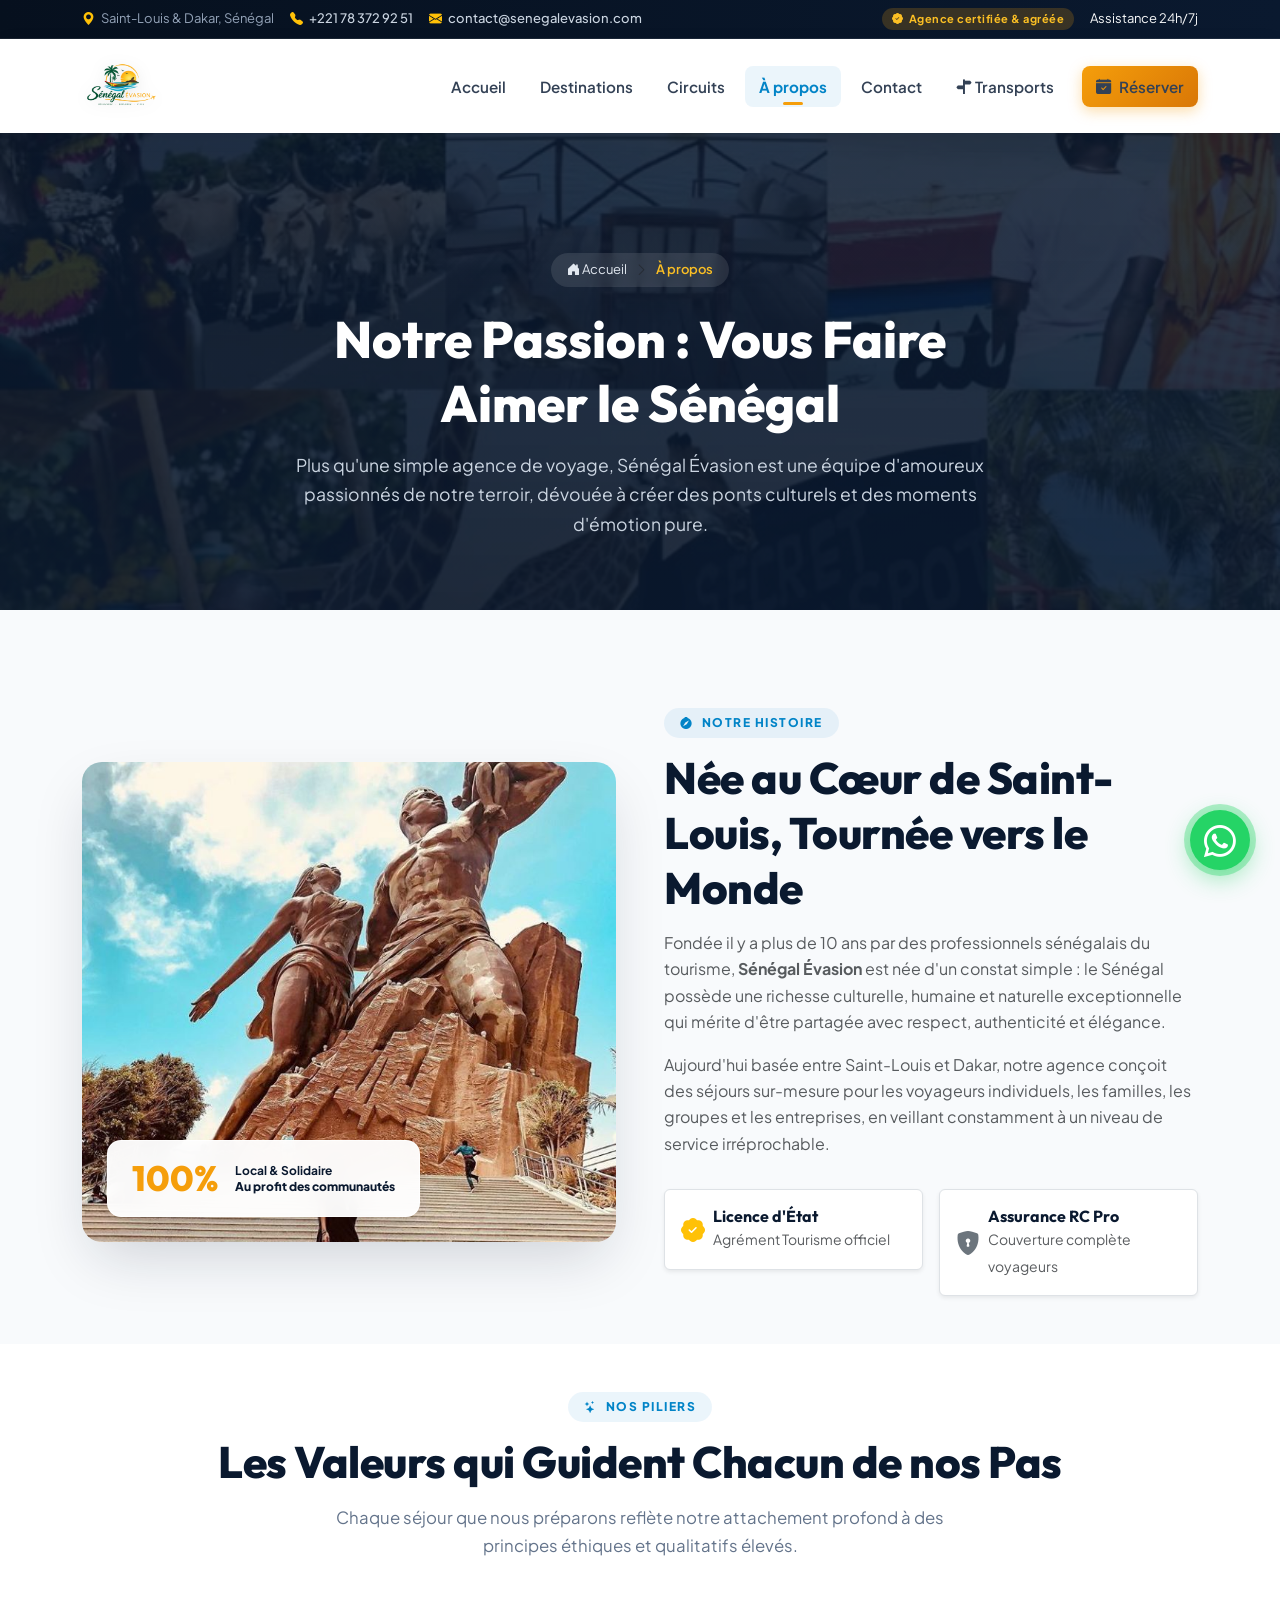
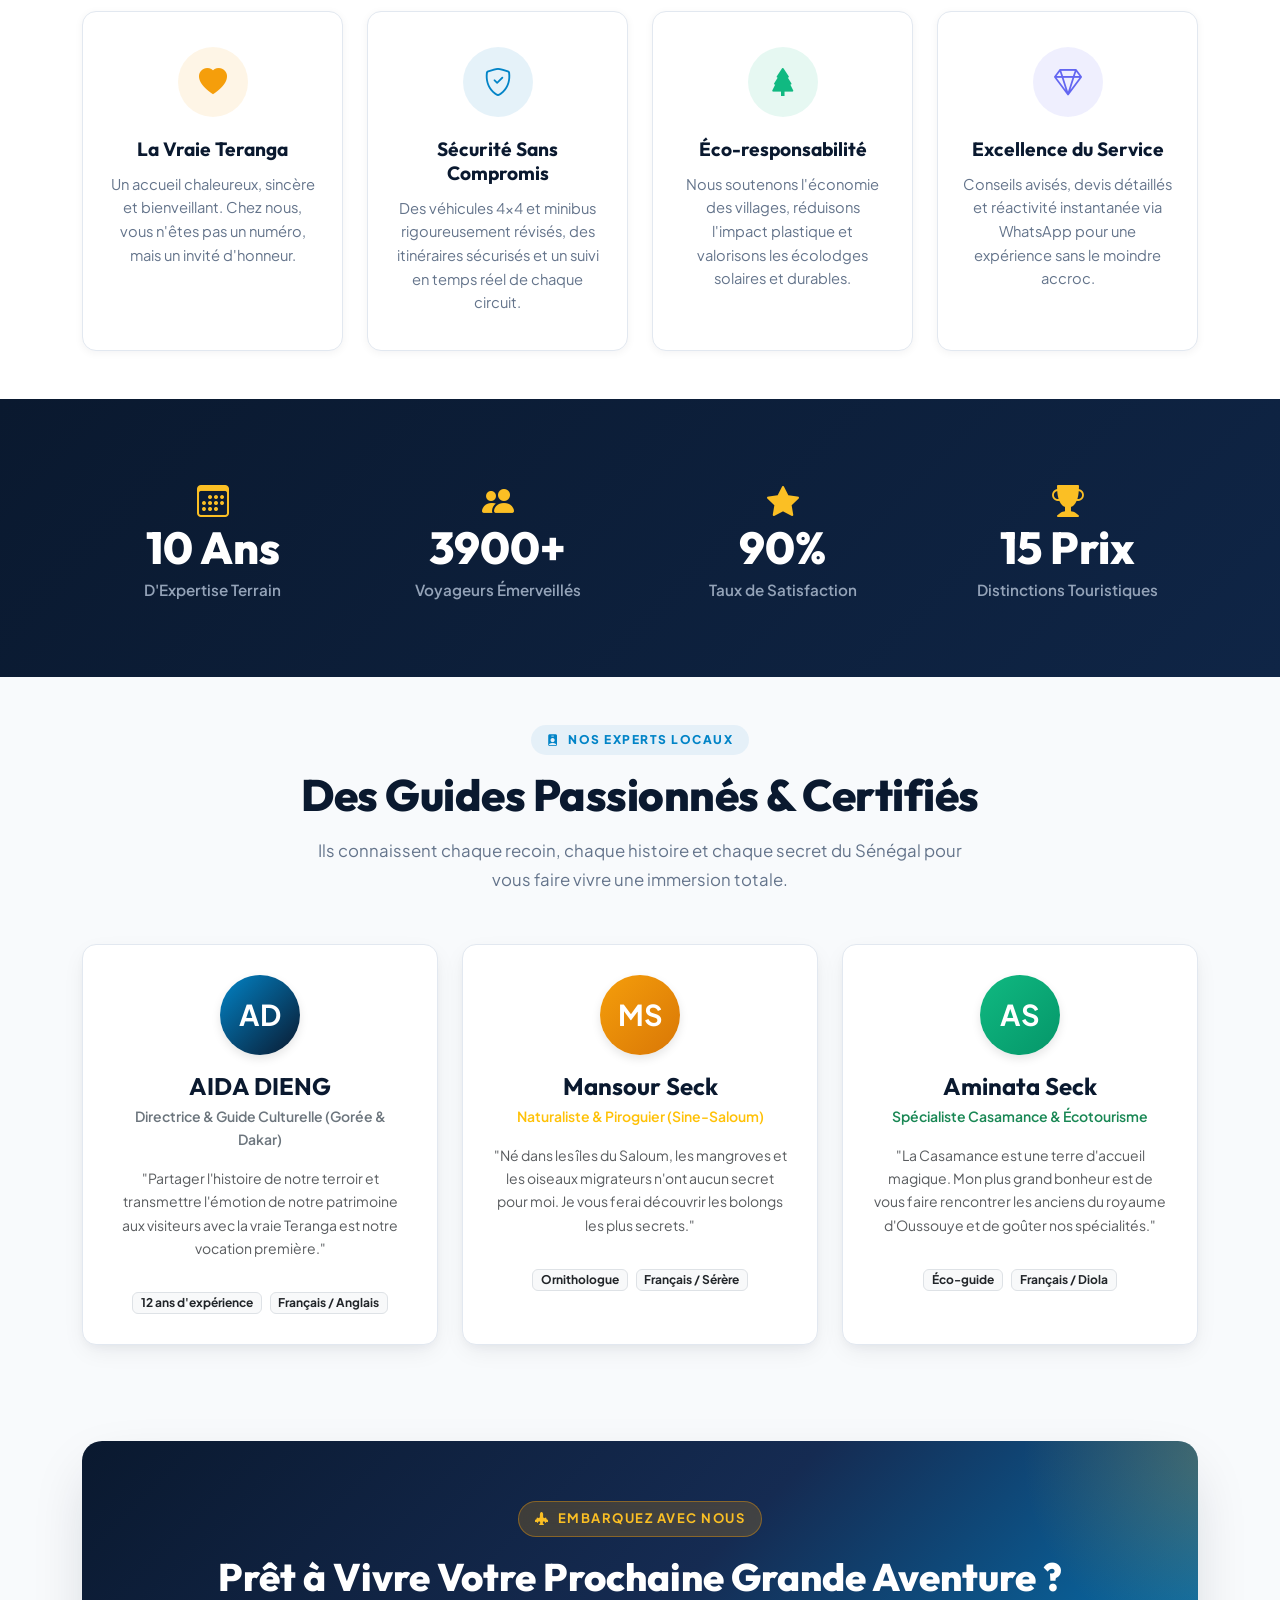
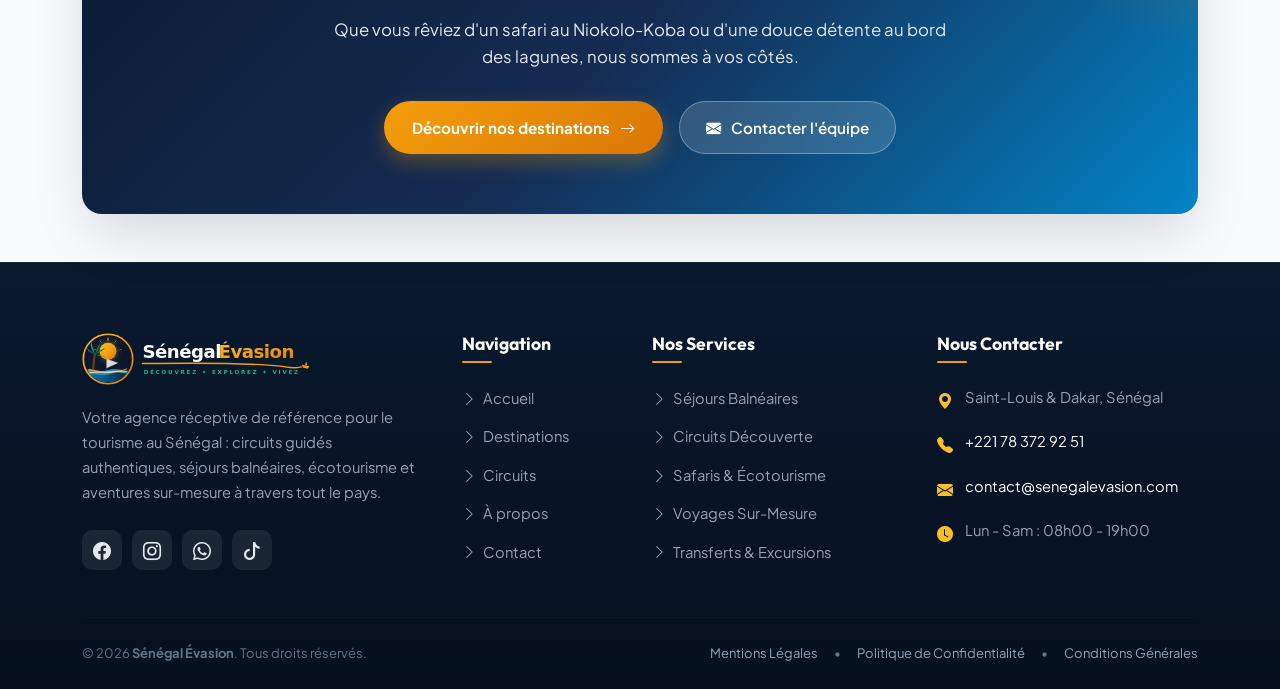
<file: pages/apropos.html>
<!DOCTYPE html>
<html lang="fr">

<head>
    <meta charset="UTF-8">
    <meta name="viewport" content="width=device-width, initial-scale=1.0">
    <title>À Propos de Nous - Sénégal Évasion | Notre Histoire & Nos Valeurs</title>
    <meta name="description" content="Découvrez l'histoire de Sénégal Évasion, agence de voyage réceptive sénégalaise engagée pour un tourisme éthique, authentique et inoubliable.">

    <!-- Bootstrap 5 CSS -->
    <link href="https://cdn.jsdelivr.net/npm/bootstrap@5.3.3/dist/css/bootstrap.min.css" rel="stylesheet">

    <!-- Bootstrap Icons -->
    <link rel="stylesheet" href="https://cdn.jsdelivr.net/npm/bootstrap-icons@1.11.3/font/bootstrap-icons.min.css">

    <!-- Google Fonts -->
    <link rel="preconnect" href="https://fonts.googleapis.com">
    <link rel="preconnect" href="https://fonts.gstatic.com" crossorigin>
    <link href="https://fonts.googleapis.com/css2?family=Outfit:wght@400;500;600;700;800&family=Plus+Jakarta+Sans:wght@300;400;500;600;700;800&display=swap" rel="stylesheet">

    <!-- Favicon -->
    <link rel="icon" type="image/png" href="../images/logo-emblem.png">

    <!-- Stylesheet -->
    <link rel="stylesheet" href="../css/style.css">
</head>

<body>

    <!-- =====================================================
         1. TOP ANNOUNCEMENT BAR
    ===================================================== -->
    <div class="top-bar d-none d-md-block">
        <div class="container">
            <div class="d-flex justify-content-between align-items-center">
                <div class="d-flex align-items-center gap-3">
                    <span><i class="bi bi-geo-alt-fill text-warning me-1"></i> Saint-Louis & Dakar, Sénégal</span>
                    <span><i class="bi bi-telephone-fill text-warning me-1"></i> <a href="tel:+221783729251">+221 78 372 92 51</a></span>
                    <span><i class="bi bi-envelope-fill text-warning me-1"></i> <a href="mailto:contact@senegalevasion.com">contact@senegalevasion.com</a></span>
                </div>
                <div class="d-flex align-items-center gap-3">
                    <span class="top-bar-badge"><i class="bi bi-patch-check-fill"></i> Agence certifiée & agréée</span>
                    <span class="text-light">Assistance 24h/7j</span>
                </div>
            </div>
        </div>
    </div>

    <!-- =====================================================
         2. NAVBAR
    ===================================================== -->
    <nav class="navbar navbar-expand-lg sticky-top">
        <div class="container">
            <a class="navbar-brand" href="../index.html" aria-label="Sénégal Évasion - Accueil">
                <img src="../images/logo-transparent.png" alt="Sénégal Évasion - Agence de Voyage au Sénégal" class="brand-logo-full">
            </a>

            <button class="navbar-toggler" type="button" data-bs-toggle="collapse" data-bs-target="#mainMenu" aria-controls="mainMenu" aria-expanded="false" aria-label="Afficher le menu">
                <i class="bi bi-list fs-2 text-dark"></i>
            </button>

            <div class="collapse navbar-collapse" id="mainMenu">
                <ul class="navbar-nav ms-auto">
                    <li class="nav-item">
                        <a class="nav-link" href="../index.html">Accueil</a>
                    </li>
                    <li class="nav-item">
                        <a class="nav-link" href="destinations.html">Destinations</a>
                    </li>
                    <li class="nav-item">
                        <a class="nav-link" href="circuits.html">Circuits</a>
                    </li>
                    <li class="nav-item">
                        <a class="nav-link active" href="apropos.html">À propos</a>
                    </li>
                    <li class="nav-item">
                        <a class="nav-link" href="contact.html">Contact</a>
                    </li>
                    <li class="nav-item">
                        <a class="nav-link" href="../index.html#transports"><i class="bi bi-signpost-split-fill me-1"></i>Transports</a>
                    </li>
                    <li class="nav-item ms-lg-2 mt-2 mt-lg-0">
                        <a class="nav-link nav-btn-book" href="#reservationModal" data-bs-toggle="modal" data-bs-target="#reservationModal">
                            <i class="bi bi-calendar-check-fill"></i> Réserver
                        </a>
                    </li>
                </ul>
            </div>
        </div>
    </nav>

    <!-- =====================================================
         3. PAGE HERO BANNER
    ===================================================== -->
    <header class="page-hero-banner" style="background-image: linear-gradient(rgba(10, 25, 47, 0.85), rgba(10, 25, 47, 0.9)), url('../images/SENEGAL.jpg'); background-size: cover; background-position: center;">
        <div class="container page-hero-content">
            <div class="breadcrumb-custom">
                <a href="../index.html"><i class="bi bi-house-door-fill"></i> Accueil</a>
                <i class="bi bi-chevron-right text-muted"></i>
                <span>À propos</span>
            </div>
            <h1>Notre Passion : Vous Faire Aimer le Sénégal</h1>
            <p>Plus qu'une simple agence de voyage, Sénégal Évasion est une équipe d'amoureux passionnés de notre terroir, dévouée à créer des ponts culturels et des moments d'émotion pure.</p>
        </div>
    </header>

    <!-- =====================================================
         4. PRESENTATION & STORY
    ===================================================== -->
    <section class="py-5">
        <div class="container">
            <div class="row align-items-center g-5">
                <div class="col-lg-6">
                    <div class="engagement-image-wrapper">
                        <img src="../images/decouverte.jpg" alt="Découverte du Sénégal avec Sénégal Évasion">
                        <div class="floating-experience-card">
                            <div class="exp-number">100%</div>
                            <div class="exp-text">
                                Local & Solidaire<br>
                                <strong>Au profit des communautés</strong>
                            </div>
                        </div>
                    </div>
                </div>

                <div class="col-lg-6">
                    <span class="section-label"><i class="bi bi-compass-fill"></i> Notre Histoire</span>
                    <h2 class="section-title">Née au Cœur de Saint-Louis, Tournée vers le Monde</h2>
                    <p class="text-muted">Fondée il y a plus de 10 ans par des professionnels sénégalais du tourisme, <strong>Sénégal Évasion</strong> est née d'un constat simple : le Sénégal possède une richesse culturelle, humaine et naturelle exceptionnelle qui mérite d'être partagée avec respect, authenticité et élégance.</p>
                    <p class="text-muted">Aujourd'hui basée entre Saint-Louis et Dakar, notre agence conçoit des séjours sur-mesure pour les voyageurs individuels, les familles, les groupes et les entreprises, en veillant constamment à un niveau de service irréprochable.</p>

                    <div class="row g-3 mt-2">
                        <div class="col-sm-6">
                            <div class="d-flex align-items-center gap-2 p-3 bg-white rounded shadow-sm border">
                                <i class="bi bi-patch-check-fill text-warning fs-4"></i>
                                <div>
                                    <h6 class="mb-0 fw-bold">Licence d'État</h6>
                                    <small class="text-muted">Agrément Tourisme officiel</small>
                                </div>
                            </div>
                        </div>
                        <div class="col-sm-6">
                            <div class="d-flex align-items-center gap-2 p-3 bg-white rounded shadow-sm border">
                                <i class="bi bi-shield-lock-fill text-secondary fs-4"></i>
                                <div>
                                    <h6 class="mb-0 fw-bold">Assurance RC Pro</h6>
                                    <small class="text-muted">Couverture complète voyageurs</small>
                                </div>
                            </div>
                        </div>
                    </div>
                </div>
            </div>
        </div>
    </section>

    <!-- =====================================================
         5. CORE VALUES
    ===================================================== -->
    <section class="py-5 bg-white">
        <div class="container">
            <div class="section-header text-center">
                <span class="section-label"><i class="bi bi-stars"></i> Nos Piliers</span>
                <h2 class="section-title">Les Valeurs qui Guident Chacun de nos Pas</h2>
                <p class="section-subtitle">Chaque séjour que nous préparons reflète notre attachement profond à des principes éthiques et qualitatifs élevés.</p>
            </div>

            <div class="row g-4">
                <div class="col-lg-3 col-md-6">
                    <div class="feature-box">
                        <div class="feature-icon-circle" style="color: #F59E0B; background: rgba(245, 158, 11, 0.1);">
                            <i class="bi bi-heart-fill"></i>
                        </div>
                        <h4>La Vraie Teranga</h4>
                        <p>Un accueil chaleureux, sincère et bienveillant. Chez nous, vous n'êtes pas un numéro, mais un invité d'honneur.</p>
                    </div>
                </div>

                <div class="col-lg-3 col-md-6">
                    <div class="feature-box">
                        <div class="feature-icon-circle" style="color: #0284C7; background: rgba(2, 132, 199, 0.1);">
                            <i class="bi bi-shield-check"></i>
                        </div>
                        <h4>Sécurité Sans Compromis</h4>
                        <p>Des véhicules 4x4 et minibus rigoureusement révisés, des itinéraires sécurisés et un suivi en temps réel de chaque circuit.</p>
                    </div>
                </div>

                <div class="col-lg-3 col-md-6">
                    <div class="feature-box">
                        <div class="feature-icon-circle" style="color: #10B981; background: rgba(16, 185, 129, 0.1);">
                            <i class="bi bi-tree-fill"></i>
                        </div>
                        <h4>Éco-responsabilité</h4>
                        <p>Nous soutenons l'économie des villages, réduisons l'impact plastique et valorisons les écolodges solaires et durables.</p>
                    </div>
                </div>

                <div class="col-lg-3 col-md-6">
                    <div class="feature-box">
                        <div class="feature-icon-circle" style="color: #6366F1; background: rgba(99, 102, 241, 0.1);">
                            <i class="bi bi-gem"></i>
                        </div>
                        <h4>Excellence du Service</h4>
                        <p>Conseils avisés, devis détaillés et réactivité instantanée via WhatsApp pour une expérience sans le moindre accroc.</p>
                    </div>
                </div>
            </div>
        </div>
    </section>

    <!-- =====================================================
         6. STATS SECTION
    ===================================================== -->
    <section class="stats-section">
        <div class="container">
            <div class="row g-4">
                <div class="col-6 col-md-3">
                    <div class="stat-item">
                        <i class="bi bi-calendar3 stat-icon"></i>
                        <div class="stat-number" data-target="10" data-suffix=" Ans">10</div>
                        <p class="stat-title">D'Expertise Terrain</p>
                    </div>
                </div>
                <div class="col-6 col-md-3">
                    <div class="stat-item">
                        <i class="bi bi-people-fill stat-icon"></i>
                        <div class="stat-number" data-target="5200" data-suffix="+">5 200+</div>
                        <p class="stat-title">Voyageurs Émerveillés</p>
                    </div>
                </div>
                <div class="col-6 col-md-3">
                    <div class="stat-item">
                        <i class="bi bi-star-fill stat-icon"></i>
                        <div class="stat-number" data-target="99" data-suffix="%">99%</div>
                        <p class="stat-title">Taux de Satisfaction</p>
                    </div>
                </div>
                <div class="col-6 col-md-3">
                    <div class="stat-item">
                        <i class="bi bi-trophy-fill stat-icon"></i>
                        <div class="stat-number" data-target="15" data-suffix=" Prix">15</div>
                        <p class="stat-title">Distinctions Touristiques</p>
                    </div>
                </div>
            </div>
        </div>
    </section>

    <!-- =====================================================
         7. OUR TEAM OF CERTIFIED LOCAL GUIDES
    ===================================================== -->
    <section class="py-5">
        <div class="container">
            <div class="section-header text-center">
                <span class="section-label"><i class="bi bi-person-badge-fill"></i> Nos Experts Locaux</span>
                <h2 class="section-title">Des Guides Passionnés & Certifiés</h2>
                <p class="section-subtitle">Ils connaissent chaque recoin, chaque histoire et chaque secret du Sénégal pour vous faire vivre une immersion totale.</p>
            </div>

            <div class="row g-4">
                <!-- Guide 1 -->
                <div class="col-lg-4 col-md-6">
                    <div class="testimonial-card text-center">
                        <div class="client-avatar mx-auto mb-3" style="width: 80px; height: 80px; font-size: 1.8rem; background: linear-gradient(135deg, #0284C7 0%, #0A192F 100%);">
                            AD
                        </div>
                        <h4 class="fw-bold mb-1">AIDA DIENG</h4>
                        <span class="text-secondary fw-semibold small d-block mb-3">Directrice & Guide Culturelle (Gorée & Dakar)</span>
                        <p class="text-muted small">"Partager l'histoire de notre terroir et transmettre l'émotion de notre patrimoine aux visiteurs avec la vraie Teranga est notre vocation première."</p>
                        <div class="d-flex justify-content-center gap-2 mt-3">
                            <span class="badge bg-light text-dark border">12 ans d'expérience</span>
                            <span class="badge bg-light text-dark border">Français / Anglais</span>
                        </div>
                    </div>
                </div>

                <!-- Guide 2 -->
                <div class="col-lg-4 col-md-6">
                    <div class="testimonial-card text-center">
                        <div class="client-avatar mx-auto mb-3" style="width: 80px; height: 80px; font-size: 1.8rem; background: linear-gradient(135deg, #F59E0B 0%, #D97706 100%);">
                            MS
                        </div>
                        <h4 class="fw-bold mb-1">Mansour Seck</h4>
                        <span class="text-warning fw-semibold small d-block mb-3">Naturaliste & Piroguier (Sine-Saloum)</span>
                        <p class="text-muted small">"Né dans les îles du Saloum, les mangroves et les oiseaux migrateurs n'ont aucun secret pour moi. Je vous ferai découvrir les bolongs les plus secrets."</p>
                        <div class="d-flex justify-content-center gap-2 mt-3">
                            <span class="badge bg-light text-dark border">Ornithologue</span>
                            <span class="badge bg-light text-dark border">Français / Sérère</span>
                        </div>
                    </div>
                </div>

                <!-- Guide 3 -->
                <div class="col-lg-4 col-md-6">
                    <div class="testimonial-card text-center">
                        <div class="client-avatar mx-auto mb-3" style="width: 80px; height: 80px; font-size: 1.8rem; background: linear-gradient(135deg, #10B981 0%, #059669 100%);">
                            AS
                        </div>
                        <h4 class="fw-bold mb-1">Aminata Seck</h4>
                        <span class="text-success fw-semibold small d-block mb-3">Spécialiste Casamance & Écotourisme</span>
                        <p class="text-muted small">"La Casamance est une terre d'accueil magique. Mon plus grand bonheur est de vous faire rencontrer les anciens du royaume d'Oussouye et de goûter nos spécialités."</p>
                        <div class="d-flex justify-content-center gap-2 mt-3">
                            <span class="badge bg-light text-dark border">Éco-guide</span>
                            <span class="badge bg-light text-dark border">Français / Diola</span>
                        </div>
                    </div>
                </div>
            </div>
        </div>
    </section>

    <!-- =====================================================
         8. CTA BANNER
    ===================================================== -->
    <div class="container my-5">
        <div class="cta-banner text-center">
            <span class="hero-pill-badge mb-3"><i class="bi bi-airplane-engines-fill"></i> Embarquez avec nous</span>
            <h2>Prêt à Vivre Votre Prochaine Grande Aventure ?</h2>
            <p>Que vous rêviez d'un safari au Niokolo-Koba ou d'une douce détente au bord des lagunes, nous sommes à vos côtés.</p>
            <div class="d-flex flex-wrap justify-content-center gap-3">
                <a href="destinations.html" class="btn-main">
                    Découvrir nos destinations <i class="bi bi-arrow-right"></i>
                </a>
                <a href="contact.html" class="btn-secondary-custom">
                    <i class="bi bi-envelope-fill"></i> Contacter l'équipe
                </a>
            </div>
        </div>
    </div>

    <!-- =====================================================
         9. UNIVERSAL RESERVATION MODAL
    ===================================================== -->
    <div class="modal fade" id="reservationModal" tabindex="-1" aria-labelledby="reservationModalLabel" aria-hidden="true">
        <div class="modal-dialog modal-dialog-centered modal-lg">
            <div class="modal-content">
                <div class="modal-header">
                    <h5 class="modal-title" id="reservationModalLabel">
                        <img src="../images/logo-emblem.png" alt="Logo" class="modal-logo-img"> Réserver votre Voyage
                    </h5>
                    <button type="button" class="btn-close" data-bs-dismiss="modal" aria-label="Fermer"></button>
                </div>

                <div class="modal-body">
                    <p class="text-muted mb-4">Remplissez le formulaire et notre équipe se fera un plaisir d'organiser votre séjour dans les moindres détails.</p>

                    <form id="reservationForm">
                        <div class="row g-3">
                            <div class="col-md-6">
                                <label for="modalNom" class="form-label">Nom complet *</label>
                                <input type="text" class="form-control" id="modalNom" placeholder="Ex: Jean Dupont" required>
                            </div>

                            <div class="col-md-6">
                                <label for="modalEmail" class="form-label">Adresse email *</label>
                                <input type="email" class="form-control" id="modalEmail" placeholder="nom@exemple.com" required>
                            </div>

                            <div class="col-md-6">
                                <label for="modalTel" class="form-label">Téléphone / WhatsApp *</label>
                                <input type="tel" class="form-control" id="modalTel" placeholder="+221 77 000 00 00" required>
                            </div>

                            <div class="col-md-6">
                                <label for="destinationSelect" class="form-label">Destination ou Circuit *</label>
                                <select class="form-select" id="destinationSelect" required>
                                    <option value="" selected disabled>Choisir une destination</option>
                                    <option value="Île de Gorée">Île de Gorée</option>
                                    <option value="Lac Rose">Lac Rose</option>
                                    <option value="Delta du Saloum">Delta du Saloum</option>
                                    <option value="Désert de Lompoul">Désert de Lompoul</option>
                                    <option value="Saint-Louis">Saint-Louis Colonial</option>
                                    <option value="Cap Skirring">Cap Skirring</option>
                                    <option value="Parc National du Niokolo-Koba">Niokolo-Koba Safari</option>
                                    <option value="Circuit sur-mesure">Voyage 100% sur-mesure</option>
                                </select>
                            </div>

                            <div class="col-md-6">
                                <label for="modalDate" class="form-label">Date approximative</label>
                                <input type="date" class="form-control" id="modalDate">
                            </div>

                            <div class="col-md-6">
                                <label for="modalPersonnes" class="form-label">Nombre de voyageurs</label>
                                <select class="form-select" id="modalPersonnes">
                                    <option value="1 personne">1 personne (Solo)</option>
                                    <option value="2 personnes" selected>2 personnes (Couple / Duo)</option>
                                    <option value="3 à 5 personnes">3 à 5 personnes (Famille / Amis)</option>
                                    <option value="Plus de 6 personnes">Groupe (6 personnes et +)</option>
                                </select>
                            </div>

                            <div class="col-12">
                                <label for="modalMessage" class="form-label">Message / Attentes particulières</label>
                                <textarea class="form-control" id="modalMessage" rows="3" placeholder="Parlez-nous de vos envies de voyage..."></textarea>
                            </div>

                            <div class="col-12">
                                <div class="whatsapp-optin-box">
                                    <i class="bi bi-whatsapp"></i>
                                    <div class="form-check m-0">
                                        <input class="form-check-input" type="checkbox" id="sendWhatsAppCheckbox" checked>
                                        <label class="form-check-label" for="sendWhatsAppCheckbox">
                                            Ouvrir directement WhatsApp avec ma demande pour une réponse immédiate
                                        </label>
                                    </div>
                                </div>
                            </div>

                            <div class="col-12 mt-2">
                                <button type="submit" class="btn-main w-100 py-3">
                                    <i class="bi bi-send-fill"></i> Envoyer ma demande
                                </button>
                            </div>
                        </div>
                    </form>
                </div>
            </div>
        </div>
    </div>

    <!-- =====================================================
         10. FLOATING WHATSAPP BUTTON
    ===================================================== -->
    <a href="https://wa.me/221783729251?text=Bonjour%20Sénégal%20Évasion,%20je%20souhaite%20en%20savoir%20plus%20sur%20votre%20agence." target="_blank" class="floating-whatsapp" aria-label="Contactez-nous sur WhatsApp" title="Discutez avec un conseiller sur WhatsApp">
        <i class="bi bi-whatsapp"></i>
    </a>

    <!-- =====================================================
         11. FOOTER
    ===================================================== -->
    <footer class="footer">
        <div class="container">
            <div class="row g-4">
                <div class="col-lg-4 col-md-6">
                    <a href="../index.html" class="footer-brand" aria-label="Sénégal Évasion - Accueil">
                        <img src="../images/logo-se-new-white.svg" alt="Sénégal Évasion Logo" class="footer-logo-full">
                    </a>
                    <p class="footer-desc">
                        Votre agence réceptive de référence pour le tourisme au Sénégal : circuits guidés authentiques, séjours balnéaires, écotourisme et aventures sur-mesure à travers tout le pays.
                    </p>
                    <div class="footer-social-links">
                        <a href="#" aria-label="Facebook"><i class="bi bi-facebook"></i></a>
                        <a href="#" aria-label="Instagram"><i class="bi bi-instagram"></i></a>
                        <a href="https://wa.me/221783729251" target="_blank" aria-label="WhatsApp"><i class="bi bi-whatsapp"></i></a>
                        <a href="#" aria-label="TikTok"><i class="bi bi-tiktok"></i></a>
                    </div>
                </div>

                <div class="col-lg-2 col-md-6">
                    <h5>Navigation</h5>
                    <ul class="footer-links">
                        <li><a href="../index.html"><i class="bi bi-chevron-right"></i> Accueil</a></li>
                        <li><a href="destinations.html"><i class="bi bi-chevron-right"></i> Destinations</a></li>
                        <li><a href="circuits.html"><i class="bi bi-chevron-right"></i> Circuits</a></li>
                        <li><a href="apropos.html"><i class="bi bi-chevron-right"></i> À propos</a></li>
                        <li><a href="contact.html"><i class="bi bi-chevron-right"></i> Contact</a></li>
                    </ul>
                </div>

                <div class="col-lg-3 col-md-6">
                    <h5>Nos Services</h5>
                    <ul class="footer-links">
                        <li><a href="destinations.html"><i class="bi bi-chevron-right"></i> Séjours Balnéaires</a></li>
                        <li><a href="circuits.html"><i class="bi bi-chevron-right"></i> Circuits Découverte</a></li>
                        <li><a href="circuits.html"><i class="bi bi-chevron-right"></i> Safaris & Écotourisme</a></li>
                        <li><a href="#reservationModal" data-bs-toggle="modal"><i class="bi bi-chevron-right"></i> Voyages Sur-Mesure</a></li>
                        <li><a href="contact.html"><i class="bi bi-chevron-right"></i> Transferts & Excursions</a></li>
                    </ul>
                </div>

                <div class="col-lg-3 col-md-6">
                    <h5>Nous Contacter</h5>
                    <ul class="footer-contact-list">
                        <li>
                            <i class="bi bi-geo-alt-fill"></i>
                            <span>Saint-Louis & Dakar, Sénégal</span>
                        </li>
                        <li>
                            <i class="bi bi-telephone-fill"></i>
                            <span><a href="tel:+221783729251" class="text-white">+221 78 372 92 51</a></span>
                        </li>
                        <li>
                            <i class="bi bi-envelope-fill"></i>
                            <span><a href="mailto:contact@senegalevasion.com" class="text-white">contact@senegalevasion.com</a></span>
                        </li>
                        <li>
                            <i class="bi bi-clock-fill"></i>
                            <span>Lun - Sam : 08h00 - 19h00</span>
                        </li>
                    </ul>
                </div>
            </div>

            <hr class="footer-divider">

            <div class="footer-bottom">
                <p class="mb-0">© 2026 <strong>Sénégal Évasion</strong>. Tous droits réservés.</p>
                <div class="d-flex gap-3">
                    <a href="#">Mentions Légales</a>
                    <span>•</span>
                    <a href="#">Politique de Confidentialité</a>
                    <span>•</span>
                    <a href="#">Conditions Générales</a>
                </div>
            </div>
        </div>
    </footer>

    <!-- Bootstrap 5 JS Bundle -->
    <script src="https://cdn.jsdelivr.net/npm/bootstrap@5.3.3/dist/js/bootstrap.bundle.min.js"></script>

    <!-- Custom Main JS -->
    <script src="../js/main.js"></script>

</body>

</html>
</file>
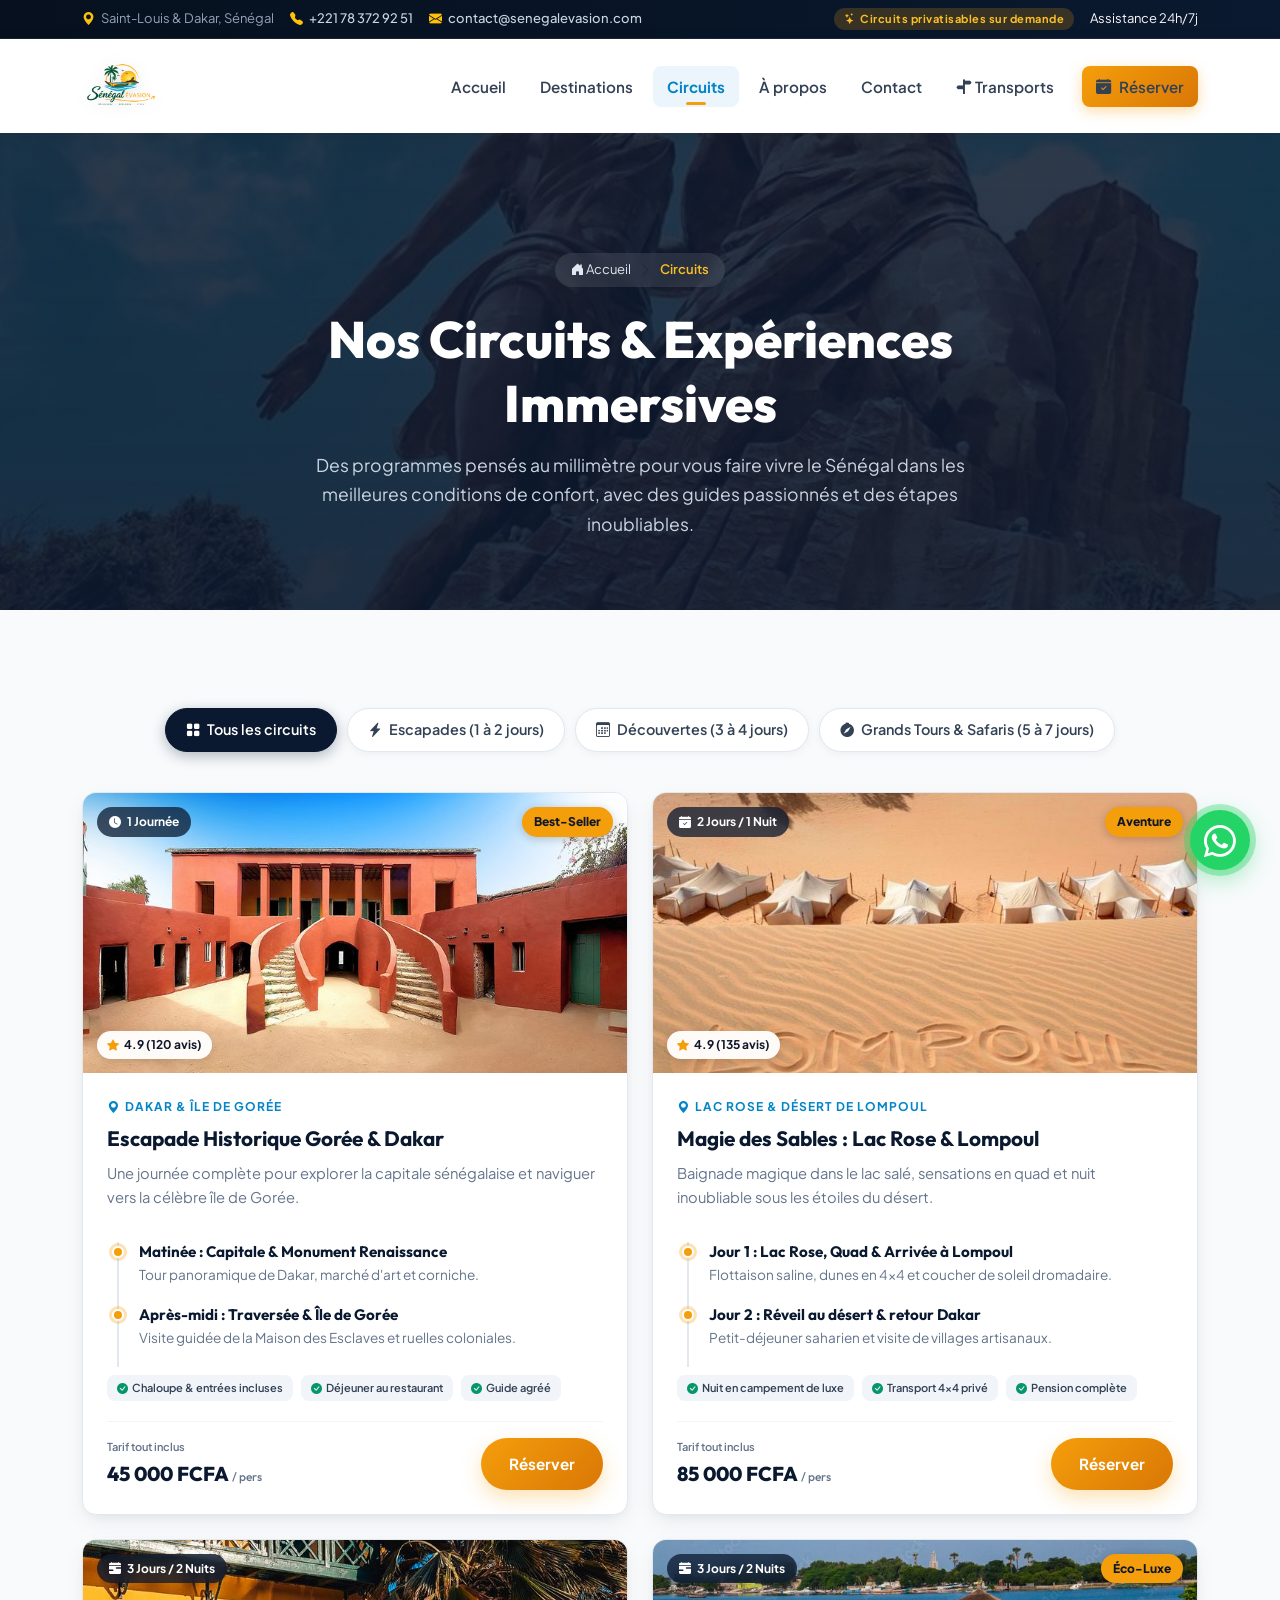
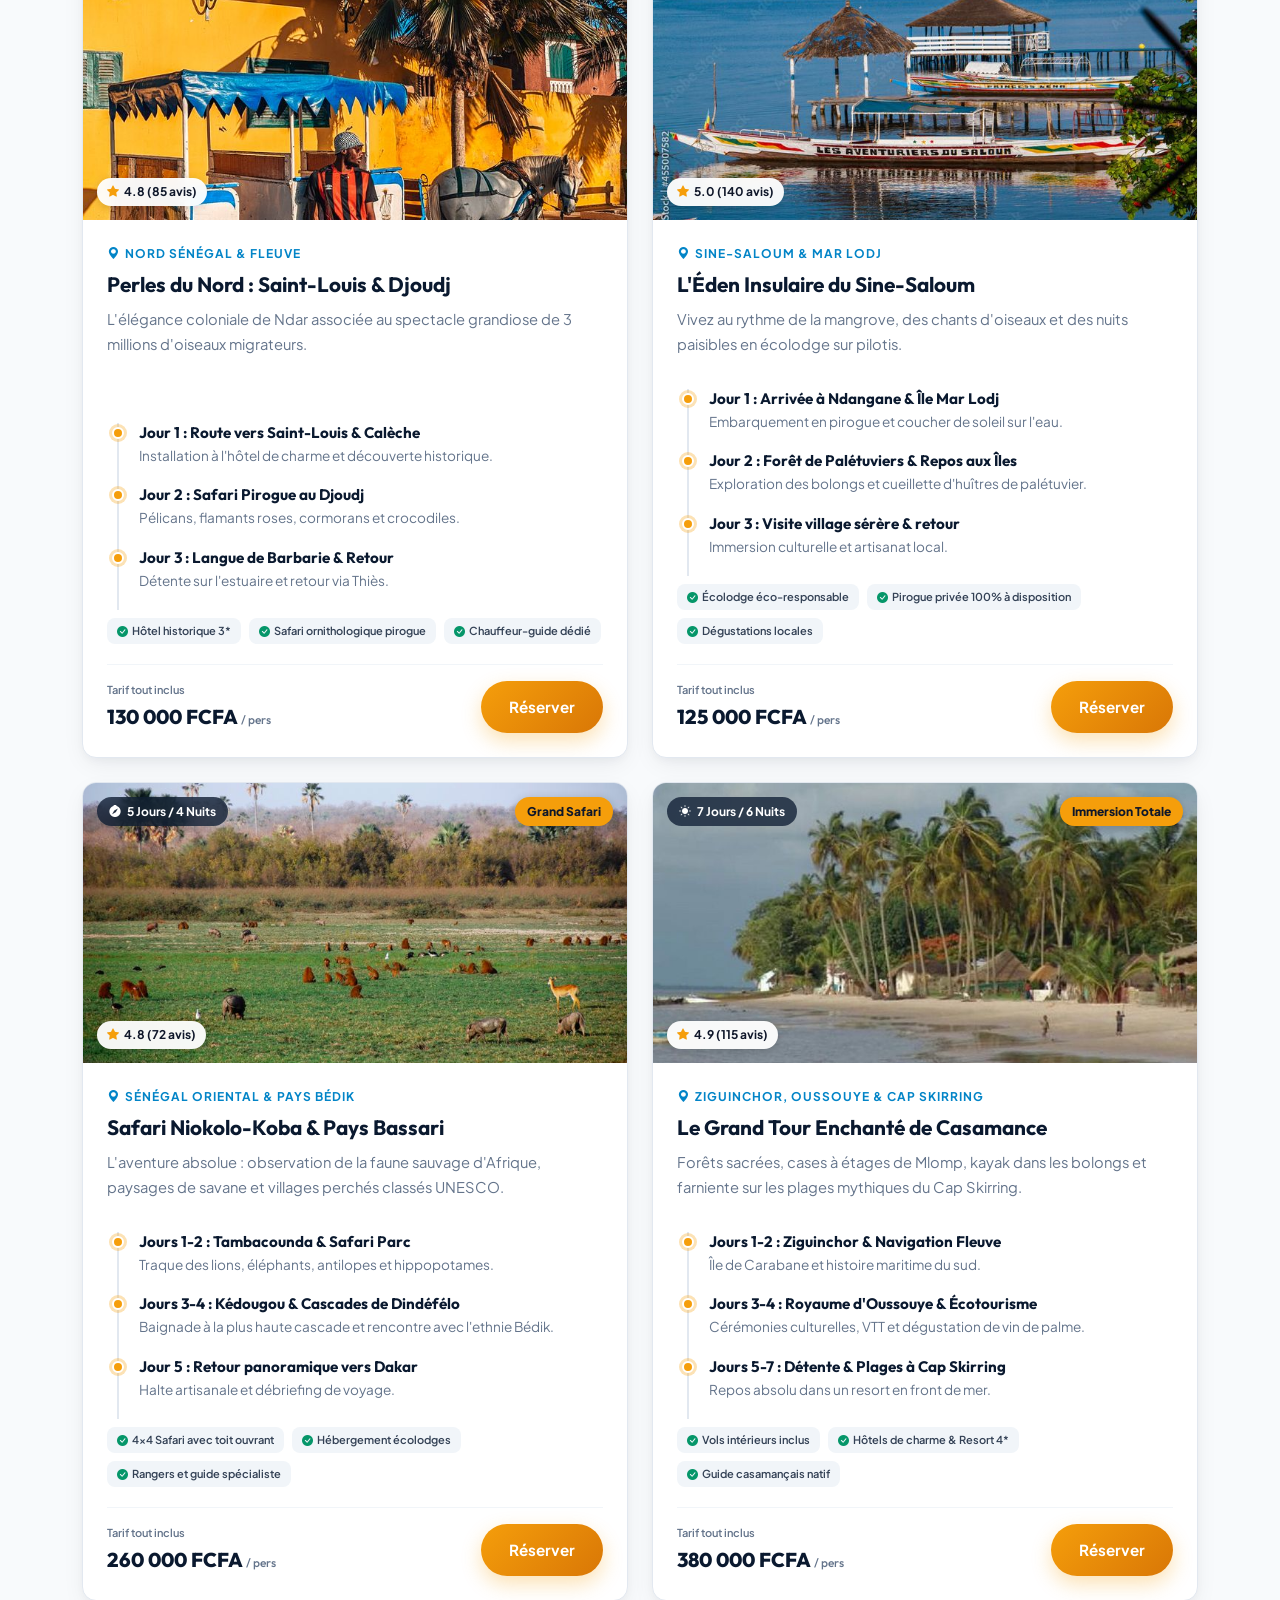
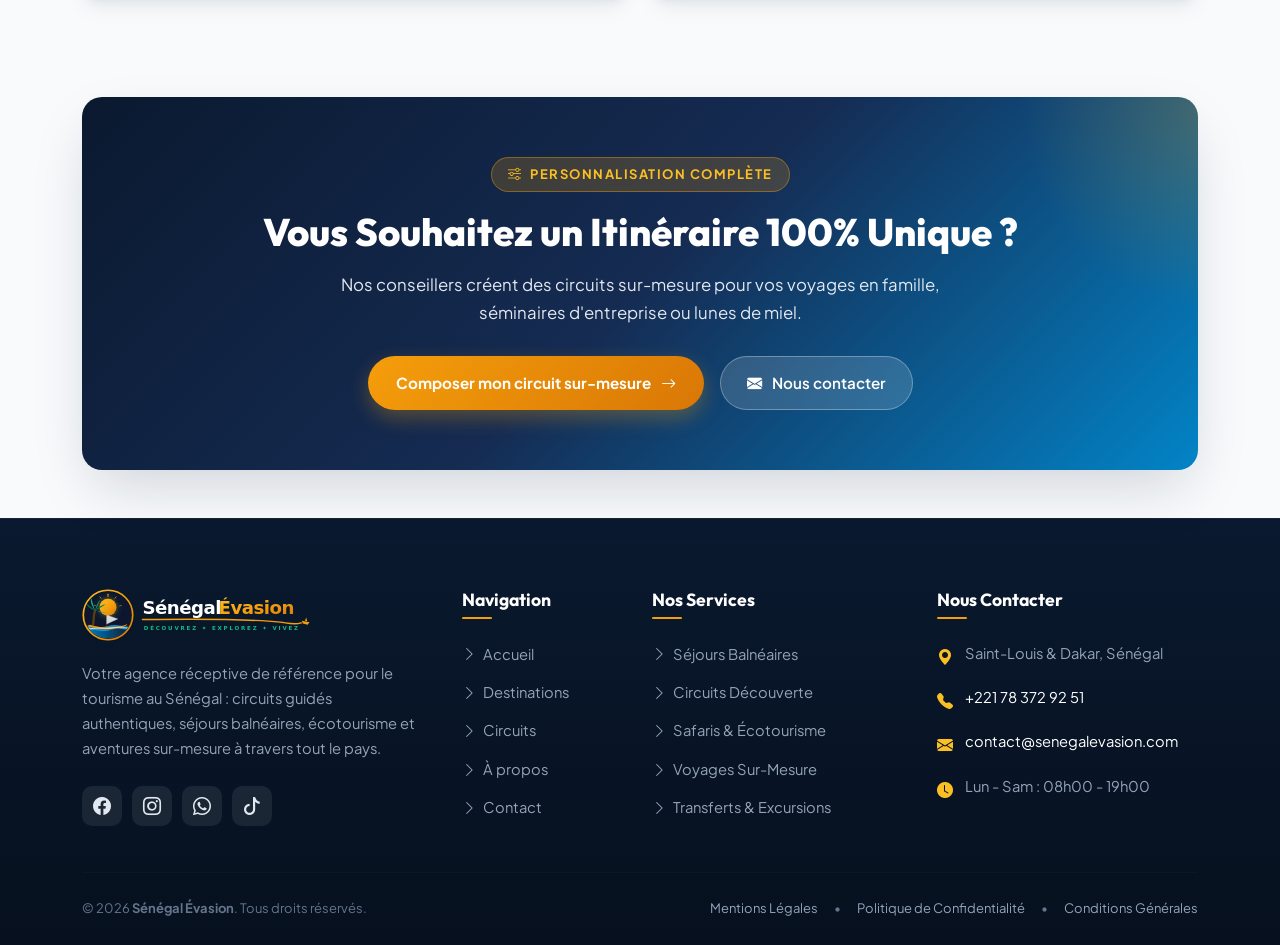
<file: pages/circuits.html>
<!DOCTYPE html>
<html lang="fr">

<head>
    <meta charset="UTF-8">
    <meta name="viewport" content="width=device-width, initial-scale=1.0">
    <title>Nos Circuits Touristiques - Sénégal Évasion | Itinéraires au Sénégal</title>
    <meta name="description" content="Découvrez nos circuits touristiques organisés au Sénégal : Escapade Gorée & Lac Rose, Safari Saloum, Désert de Lompoul, Grand Tour de Casamance.">

    <!-- Bootstrap 5 CSS -->
    <link href="https://cdn.jsdelivr.net/npm/bootstrap@5.3.3/dist/css/bootstrap.min.css" rel="stylesheet">

    <!-- Bootstrap Icons -->
    <link rel="stylesheet" href="https://cdn.jsdelivr.net/npm/bootstrap-icons@1.11.3/font/bootstrap-icons.min.css">

    <!-- Google Fonts -->
    <link rel="preconnect" href="https://fonts.googleapis.com">
    <link rel="preconnect" href="https://fonts.gstatic.com" crossorigin>
    <link href="https://fonts.googleapis.com/css2?family=Outfit:wght@400;500;600;700;800&family=Plus+Jakarta+Sans:wght@300;400;500;600;700;800&display=swap" rel="stylesheet">

    <!-- Favicon -->
    <link rel="icon" type="image/png" href="../images/logo-emblem.png">

    <!-- Stylesheet -->
    <link rel="stylesheet" href="../css/style.css">
</head>

<body>

    <!-- =====================================================
         1. TOP ANNOUNCEMENT BAR
    ===================================================== -->
    <div class="top-bar d-none d-md-block">
        <div class="container">
            <div class="d-flex justify-content-between align-items-center">
                <div class="d-flex align-items-center gap-3">
                    <span><i class="bi bi-geo-alt-fill text-warning me-1"></i> Saint-Louis & Dakar, Sénégal</span>
                    <span><i class="bi bi-telephone-fill text-warning me-1"></i> <a href="tel:+221783729251">+221 78 372 92 51</a></span>
                    <span><i class="bi bi-envelope-fill text-warning me-1"></i> <a href="mailto:contact@senegalevasion.com">contact@senegalevasion.com</a></span>
                </div>
                <div class="d-flex align-items-center gap-3">
                    <span class="top-bar-badge"><i class="bi bi-stars"></i> Circuits privatisables sur demande</span>
                    <span class="text-light">Assistance 24h/7j</span>
                </div>
            </div>
        </div>
    </div>

    <!-- =====================================================
         2. NAVBAR
    ===================================================== -->
    <nav class="navbar navbar-expand-lg sticky-top">
        <div class="container">
            <a class="navbar-brand" href="../index.html" aria-label="Sénégal Évasion - Accueil">
                <img src="../images/logo-transparent.png" alt="Sénégal Évasion - Agence de Voyage au Sénégal" class="brand-logo-full">
            </a>

            <button class="navbar-toggler" type="button" data-bs-toggle="collapse" data-bs-target="#mainMenu" aria-controls="mainMenu" aria-expanded="false" aria-label="Afficher le menu">
                <i class="bi bi-list fs-2 text-dark"></i>
            </button>

            <div class="collapse navbar-collapse" id="mainMenu">
                <ul class="navbar-nav ms-auto">
                    <li class="nav-item">
                        <a class="nav-link" href="../index.html">Accueil</a>
                    </li>
                    <li class="nav-item">
                        <a class="nav-link" href="destinations.html">Destinations</a>
                    </li>
                    <li class="nav-item">
                        <a class="nav-link active" href="circuits.html">Circuits</a>
                    </li>
                    <li class="nav-item">
                        <a class="nav-link" href="apropos.html">À propos</a>
                    </li>
                    <li class="nav-item">
                        <a class="nav-link" href="contact.html">Contact</a>
                    </li>
                    <li class="nav-item">
                        <a class="nav-link" href="../index.html#transports"><i class="bi bi-signpost-split-fill me-1"></i>Transports</a>
                    </li>
                    <li class="nav-item ms-lg-2 mt-2 mt-lg-0">
                        <a class="nav-link nav-btn-book" href="#reservationModal" data-bs-toggle="modal" data-bs-target="#reservationModal">
                            <i class="bi bi-calendar-check-fill"></i> Réserver
                        </a>
                    </li>
                </ul>
            </div>
        </div>
    </nav>

    <!-- =====================================================
         3. PAGE HERO BANNER
    ===================================================== -->
    <header class="page-hero-banner" style="background-image: linear-gradient(rgba(10, 25, 47, 0.85), rgba(10, 25, 47, 0.9)), url('../images/decouverte.jpg'); background-size: cover; background-position: center;">
        <div class="container page-hero-content">
            <div class="breadcrumb-custom">
                <a href="../index.html"><i class="bi bi-house-door-fill"></i> Accueil</a>
                <i class="bi bi-chevron-right text-muted"></i>
                <span>Circuits</span>
            </div>
            <h1>Nos Circuits & Expériences Immersives</h1>
            <p>Des programmes pensés au millimètre pour vous faire vivre le Sénégal dans les meilleures conditions de confort, avec des guides passionnés et des étapes inoubliables.</p>
        </div>
    </header>

    <!-- =====================================================
         4. CIRCUITS SECTION WITH FILTERS
    ===================================================== -->
    <section class="py-5">
        <div class="container">
            <!-- Filters -->
            <div class="filter-tabs-wrapper">
                <button type="button" class="filter-btn active" data-filter="all">
                    <i class="bi bi-grid-fill me-1"></i> Tous les circuits
                </button>
                <button type="button" class="filter-btn" data-filter="court">
                    <i class="bi bi-lightning-charge-fill me-1"></i> Escapades (1 à 2 jours)
                </button>
                <button type="button" class="filter-btn" data-filter="moyen">
                    <i class="bi bi-calendar3 me-1"></i> Découvertes (3 à 4 jours)
                </button>
                <button type="button" class="filter-btn" data-filter="grand">
                    <i class="bi bi-compass-fill me-1"></i> Grands Tours & Safaris (5 à 7 jours)
                </button>
            </div>

            <!-- Circuits Grid -->
            <div class="row g-4" id="circuitsContainer">

                <!-- Circuit 1: Escapade Gorée & Dakar -->
                <div class="col-lg-6" data-category="court all">
                    <div class="circuit-card">
                        <div class="card-media-wrapper" style="height: 280px;">
                            <img src="../images/espacadeàgorée.jpg" alt="Escapade Gorée">
                            <span class="card-badge-top-left"><i class="bi bi-clock-fill"></i> 1 Journée</span>
                            <span class="card-badge-top-right">Best-Seller</span>
                            <div class="card-rating-badge"><i class="bi bi-star-fill"></i> 4.9 (120 avis)</div>
                        </div>
                        <div class="card-content">
                            <span class="card-location"><i class="bi bi-geo-alt-fill"></i> Dakar & Île de Gorée</span>
                            <h3 class="card-title">Escapade Historique Gorée & Dakar</h3>
                            <p class="card-desc">Une journée complète pour explorer la capitale sénégalaise et naviguer vers la célèbre île de Gorée.</p>

                            <!-- Itinéraire rapide -->
                            <div class="circuit-itinerary-list">
                                <div class="itinerary-step">
                                    <h6>Matinée : Capitale & Monument Renaissance</h6>
                                    <p>Tour panoramique de Dakar, marché d'art et corniche.</p>
                                </div>
                                <div class="itinerary-step">
                                    <h6>Après-midi : Traversée & Île de Gorée</h6>
                                    <p>Visite guidée de la Maison des Esclaves et ruelles coloniales.</p>
                                </div>
                            </div>

                            <ul class="card-features-list mt-2">
                                <li><i class="bi bi-check-circle-fill"></i> Chaloupe & entrées incluses</li>
                                <li><i class="bi bi-check-circle-fill"></i> Déjeuner au restaurant</li>
                                <li><i class="bi bi-check-circle-fill"></i> Guide agréé</li>
                            </ul>

                            <div class="card-footer-action">
                                <div class="card-price-block">
                                    <span class="price-label">Tarif tout inclus</span>
                                    <span class="price-value">45 000 FCFA <small>/ pers</small></span>
                                </div>
                                <button type="button" class="btn-main btn-book-now" data-bs-toggle="modal" data-bs-target="#reservationModal" data-circuit="Escapade Gorée & Dakar" data-destination="Île de Gorée">
                                    Réserver
                                </button>
                            </div>
                        </div>
                    </div>
                </div>

                <!-- Circuit 2: Lac Rose & Lompoul -->
                <div class="col-lg-6" data-category="court all">
                    <div class="circuit-card">
                        <div class="card-media-wrapper" style="height: 280px;">
                            <img src="../images/LOMPOUL (1).jpg" alt="Désert Lompoul & Lac Rose">
                            <span class="card-badge-top-left"><i class="bi bi-calendar-check-fill"></i> 2 Jours / 1 Nuit</span>
                            <span class="card-badge-top-right">Aventure</span>
                            <div class="card-rating-badge"><i class="bi bi-star-fill"></i> 4.9 (135 avis)</div>
                        </div>
                        <div class="card-content">
                            <span class="card-location"><i class="bi bi-geo-alt-fill"></i> Lac Rose & Désert de Lompoul</span>
                            <h3 class="card-title">Magie des Sables : Lac Rose & Lompoul</h3>
                            <p class="card-desc">Baignade magique dans le lac salé, sensations en quad et nuit inoubliable sous les étoiles du désert.</p>

                            <div class="circuit-itinerary-list">
                                <div class="itinerary-step">
                                    <h6>Jour 1 : Lac Rose, Quad & Arrivée à Lompoul</h6>
                                    <p>Flottaison saline, dunes en 4x4 et coucher de soleil dromadaire.</p>
                                </div>
                                <div class="itinerary-step">
                                    <h6>Jour 2 : Réveil au désert & retour Dakar</h6>
                                    <p>Petit-déjeuner saharien et visite de villages artisanaux.</p>
                                </div>
                            </div>

                            <ul class="card-features-list mt-2">
                                <li><i class="bi bi-check-circle-fill"></i> Nuit en campement de luxe</li>
                                <li><i class="bi bi-check-circle-fill"></i> Transport 4x4 privé</li>
                                <li><i class="bi bi-check-circle-fill"></i> Pension complète</li>
                            </ul>

                            <div class="card-footer-action">
                                <div class="card-price-block">
                                    <span class="price-label">Tarif tout inclus</span>
                                    <span class="price-value">85 000 FCFA <small>/ pers</small></span>
                                </div>
                                <button type="button" class="btn-main btn-book-now" data-bs-toggle="modal" data-bs-target="#reservationModal" data-circuit="Magie des Sables (Lac Rose & Lompoul)" data-destination="Désert de Lompoul">
                                    Réserver
                                </button>
                            </div>
                        </div>
                    </div>
                </div>

                <!-- Circuit 3: Saint-Louis & Parc du Djoudj -->
                <div class="col-lg-6" data-category="moyen all">
                    <div class="circuit-card">
                        <div class="card-media-wrapper" style="height: 280px;">
                            <img src="../images/saintlouis.jpg" alt="Saint-Louis et Djoudj">
                            <span class="card-badge-top-left"><i class="bi bi-calendar-range-fill"></i> 3 Jours / 2 Nuits</span>
                            <div class="card-rating-badge"><i class="bi bi-star-fill"></i> 4.8 (85 avis)</div>
                        </div>
                        <div class="card-content">
                            <span class="card-location"><i class="bi bi-geo-alt-fill"></i> Nord Sénégal & Fleuve</span>
                            <h3 class="card-title">Perles du Nord : Saint-Louis & Djoudj</h3>
                            <p class="card-desc">L'élégance coloniale de Ndar associée au spectacle grandiose de 3 millions d'oiseaux migrateurs.</p>

                            <div class="circuit-itinerary-list">
                                <div class="itinerary-step">
                                    <h6>Jour 1 : Route vers Saint-Louis & Calèche</h6>
                                    <p>Installation à l'hôtel de charme et découverte historique.</p>
                                </div>
                                <div class="itinerary-step">
                                    <h6>Jour 2 : Safari Pirogue au Djoudj</h6>
                                    <p>Pélicans, flamants roses, cormorans et crocodiles.</p>
                                </div>
                                <div class="itinerary-step">
                                    <h6>Jour 3 : Langue de Barbarie & Retour</h6>
                                    <p>Détente sur l'estuaire et retour via Thiès.</p>
                                </div>
                            </div>

                            <ul class="card-features-list mt-2">
                                <li><i class="bi bi-check-circle-fill"></i> Hôtel historique 3*</li>
                                <li><i class="bi bi-check-circle-fill"></i> Safari ornithologique pirogue</li>
                                <li><i class="bi bi-check-circle-fill"></i> Chauffeur-guide dédié</li>
                            </ul>

                            <div class="card-footer-action">
                                <div class="card-price-block">
                                    <span class="price-label">Tarif tout inclus</span>
                                    <span class="price-value">130 000 FCFA <small>/ pers</small></span>
                                </div>
                                <button type="button" class="btn-main btn-book-now" data-bs-toggle="modal" data-bs-target="#reservationModal" data-circuit="Saint-Louis & Djoudj" data-destination="Saint-Louis">
                                    Réserver
                                </button>
                            </div>
                        </div>
                    </div>
                </div>

                <!-- Circuit 4: Éden du Saloum -->
                <div class="col-lg-6" data-category="moyen all">
                    <div class="circuit-card">
                        <div class="card-media-wrapper" style="height: 280px;">
                            <img src="../images/SALOUM.jpg" alt="Delta du Sine Saloum">
                            <span class="card-badge-top-left"><i class="bi bi-calendar-range-fill"></i> 3 Jours / 2 Nuits</span>
                            <span class="card-badge-top-right">Éco-Luxe</span>
                            <div class="card-rating-badge"><i class="bi bi-star-fill"></i> 5.0 (140 avis)</div>
                        </div>
                        <div class="card-content">
                            <span class="card-location"><i class="bi bi-geo-alt-fill"></i> Sine-Saloum & Mar Lodj</span>
                            <h3 class="card-title">L'Éden Insulaire du Sine-Saloum</h3>
                            <p class="card-desc">Vivez au rythme de la mangrove, des chants d'oiseaux et des nuits paisibles en écolodge sur pilotis.</p>

                            <div class="circuit-itinerary-list">
                                <div class="itinerary-step">
                                    <h6>Jour 1 : Arrivée à Ndangane & Île Mar Lodj</h6>
                                    <p>Embarquement en pirogue et coucher de soleil sur l'eau.</p>
                                </div>
                                <div class="itinerary-step">
                                    <h6>Jour 2 : Forêt de Palétuviers & Repos aux Îles</h6>
                                    <p>Exploration des bolongs et cueillette d'huîtres de palétuvier.</p>
                                </div>
                                <div class="itinerary-step">
                                    <h6>Jour 3 : Visite village sérère & retour</h6>
                                    <p>Immersion culturelle et artisanat local.</p>
                                </div>
                            </div>

                            <ul class="card-features-list mt-2">
                                <li><i class="bi bi-check-circle-fill"></i> Écolodge éco-responsable</li>
                                <li><i class="bi bi-check-circle-fill"></i> Pirogue privée 100% à disposition</li>
                                <li><i class="bi bi-check-circle-fill"></i> Dégustations locales</li>
                            </ul>

                            <div class="card-footer-action">
                                <div class="card-price-block">
                                    <span class="price-label">Tarif tout inclus</span>
                                    <span class="price-value">125 000 FCFA <small>/ pers</small></span>
                                </div>
                                <button type="button" class="btn-main btn-book-now" data-bs-toggle="modal" data-bs-target="#reservationModal" data-circuit="Éden Insulaire du Sine-Saloum" data-destination="Delta du Saloum">
                                    Réserver
                                </button>
                            </div>
                        </div>
                    </div>
                </div>

                <!-- Circuit 5: Grand Tour Safari Niokolo-Koba -->
                <div class="col-lg-6" data-category="grand all">
                    <div class="circuit-card">
                        <div class="card-media-wrapper" style="height: 280px;">
                            <img src="../images/niokolo-koba.jpg" alt="Safari Niokolo Koba">
                            <span class="card-badge-top-left"><i class="bi bi-compass-fill"></i> 5 Jours / 4 Nuits</span>
                            <span class="card-badge-top-right">Grand Safari</span>
                            <div class="card-rating-badge"><i class="bi bi-star-fill"></i> 4.8 (72 avis)</div>
                        </div>
                        <div class="card-content">
                            <span class="card-location"><i class="bi bi-geo-alt-fill"></i> Sénégal Oriental & Pays Bédik</span>
                            <h3 class="card-title">Safari Niokolo-Koba & Pays Bassari</h3>
                            <p class="card-desc">L'aventure absolue : observation de la faune sauvage d'Afrique, paysages de savane et villages perchés classés UNESCO.</p>

                            <div class="circuit-itinerary-list">
                                <div class="itinerary-step">
                                    <h6>Jours 1-2 : Tambacounda & Safari Parc</h6>
                                    <p>Traque des lions, éléphants, antilopes et hippopotames.</p>
                                </div>
                                <div class="itinerary-step">
                                    <h6>Jours 3-4 : Kédougou & Cascades de Dindéfélo</h6>
                                    <p>Baignade à la plus haute cascade et rencontre avec l'ethnie Bédik.</p>
                                </div>
                                <div class="itinerary-step">
                                    <h6>Jour 5 : Retour panoramique vers Dakar</h6>
                                    <p>Halte artisanale et débriefing de voyage.</p>
                                </div>
                            </div>

                            <ul class="card-features-list mt-2">
                                <li><i class="bi bi-check-circle-fill"></i> 4x4 Safari avec toit ouvrant</li>
                                <li><i class="bi bi-check-circle-fill"></i> Hébergement écolodges</li>
                                <li><i class="bi bi-check-circle-fill"></i> Rangers et guide spécialiste</li>
                            </ul>

                            <div class="card-footer-action">
                                <div class="card-price-block">
                                    <span class="price-label">Tarif tout inclus</span>
                                    <span class="price-value">260 000 FCFA <small>/ pers</small></span>
                                </div>
                                <button type="button" class="btn-main btn-book-now" data-bs-toggle="modal" data-bs-target="#reservationModal" data-circuit="Safari Niokolo-Koba & Bassari" data-destination="Parc National du Niokolo-Koba">
                                    Réserver
                                </button>
                            </div>
                        </div>
                    </div>
                </div>

                <!-- Circuit 6: Rêve de Casamance -->
                <div class="col-lg-6" data-category="grand all">
                    <div class="circuit-card">
                        <div class="card-media-wrapper" style="height: 280px;">
                            <img src="../images/CASAMANCE.jpg" alt="Rêve de Casamance">
                            <span class="card-badge-top-left"><i class="bi bi-sun-fill"></i> 7 Jours / 6 Nuits</span>
                            <span class="card-badge-top-right">Immersion Totale</span>
                            <div class="card-rating-badge"><i class="bi bi-star-fill"></i> 4.9 (115 avis)</div>
                        </div>
                        <div class="card-content">
                            <span class="card-location"><i class="bi bi-geo-alt-fill"></i> Ziguinchor, Oussouye & Cap Skirring</span>
                            <h3 class="card-title">Le Grand Tour Enchanté de Casamance</h3>
                            <p class="card-desc">Forêts sacrées, cases à étages de Mlomp, kayak dans les bolongs et farniente sur les plages mythiques du Cap Skirring.</p>

                            <div class="circuit-itinerary-list">
                                <div class="itinerary-step">
                                    <h6>Jours 1-2 : Ziguinchor & Navigation Fleuve</h6>
                                    <p>Île de Carabane et histoire maritime du sud.</p>
                                </div>
                                <div class="itinerary-step">
                                    <h6>Jours 3-4 : Royaume d'Oussouye & Écotourisme</h6>
                                    <p>Cérémonies culturelles, VTT et dégustation de vin de palme.</p>
                                </div>
                                <div class="itinerary-step">
                                    <h6>Jours 5-7 : Détente & Plages à Cap Skirring</h6>
                                    <p>Repos absolu dans un resort en front de mer.</p>
                                </div>
                            </div>

                            <ul class="card-features-list mt-2">
                                <li><i class="bi bi-check-circle-fill"></i> Vols intérieurs inclus</li>
                                <li><i class="bi bi-check-circle-fill"></i> Hôtels de charme & Resort 4*</li>
                                <li><i class="bi bi-check-circle-fill"></i> Guide casamançais natif</li>
                            </ul>

                            <div class="card-footer-action">
                                <div class="card-price-block">
                                    <span class="price-label">Tarif tout inclus</span>
                                    <span class="price-value">380 000 FCFA <small>/ pers</small></span>
                                </div>
                                <button type="button" class="btn-main btn-book-now" data-bs-toggle="modal" data-bs-target="#reservationModal" data-circuit="Grand Tour de Casamance" data-destination="Cap Skirring">
                                    Réserver
                                </button>
                            </div>
                        </div>
                    </div>
                </div>

            </div>
        </div>
    </section>

    <!-- =====================================================
         5. CTA BANNER
    ===================================================== -->
    <div class="container my-5">
        <div class="cta-banner text-center">
            <span class="hero-pill-badge mb-3"><i class="bi bi-sliders"></i> Personnalisation Complète</span>
            <h2>Vous Souhaitez un Itinéraire 100% Unique ?</h2>
            <p>Nos conseillers créent des circuits sur-mesure pour vos voyages en famille, séminaires d'entreprise ou lunes de miel.</p>
            <div class="d-flex flex-wrap justify-content-center gap-3">
                <button type="button" class="btn-main" data-bs-toggle="modal" data-bs-target="#reservationModal">
                    Composer mon circuit sur-mesure <i class="bi bi-arrow-right"></i>
                </button>
                <a href="contact.html" class="btn-secondary-custom">
                    <i class="bi bi-envelope-fill"></i> Nous contacter
                </a>
            </div>
        </div>
    </div>

    <!-- =====================================================
         6. UNIVERSAL RESERVATION MODAL
    ===================================================== -->
    <div class="modal fade" id="reservationModal" tabindex="-1" aria-labelledby="reservationModalLabel" aria-hidden="true">
        <div class="modal-dialog modal-dialog-centered modal-lg">
            <div class="modal-content">
                <div class="modal-header">
                    <h5 class="modal-title" id="reservationModalLabel">
                        <img src="../images/logo-emblem.png" alt="Logo" class="modal-logo-img"> Réserver votre Circuit
                    </h5>
                    <button type="button" class="btn-close" data-bs-dismiss="modal" aria-label="Fermer"></button>
                </div>

                <div class="modal-body">
                    <p class="text-muted mb-4">Remplissez le formulaire pour recevoir le programme détaillé et bloquer vos dates de départ avec notre équipe.</p>

                    <form id="reservationForm">
                        <div class="row g-3">
                            <div class="col-md-6">
                                <label for="modalNom" class="form-label">Nom complet *</label>
                                <input type="text" class="form-control" id="modalNom" placeholder="Ex: Awa Ndiaye" required>
                            </div>

                            <div class="col-md-6">
                                <label for="modalEmail" class="form-label">Adresse email *</label>
                                <input type="email" class="form-control" id="modalEmail" placeholder="nom@exemple.com" required>
                            </div>

                            <div class="col-md-6">
                                <label for="modalTel" class="form-label">Téléphone / WhatsApp *</label>
                                <input type="tel" class="form-control" id="modalTel" placeholder="+221 77 000 00 00" required>
                            </div>

                            <div class="col-md-6">
                                <label for="destinationSelect" class="form-label">Circuit sélectionné *</label>
                                <select class="form-select" id="destinationSelect" required>
                                    <option value="" selected disabled>Choisir un circuit</option>
                                    <option value="Escapade Gorée & Dakar">Escapade Historique Gorée & Dakar (1J)</option>
                                    <option value="Magie des Sables (Lac Rose & Lompoul)">Magie des Sables : Lac Rose & Lompoul (2J)</option>
                                    <option value="Saint-Louis & Djoudj">Perles du Nord : Saint-Louis & Djoudj (3J)</option>
                                    <option value="Éden Insulaire du Sine-Saloum">L'Éden Insulaire du Sine-Saloum (3J)</option>
                                    <option value="Safari Niokolo-Koba & Bassari">Safari Niokolo-Koba & Pays Bassari (5J)</option>
                                    <option value="Grand Tour de Casamance">Grand Tour Enchanté de Casamance (7J)</option>
                                    <option value="Circuit sur-mesure">Création de circuit personnalisé</option>
                                </select>
                            </div>

                            <div class="col-md-6">
                                <label for="modalDate" class="form-label">Date de départ souhaitée</label>
                                <input type="date" class="form-control" id="modalDate">
                            </div>

                            <div class="col-md-6">
                                <label for="modalPersonnes" class="form-label">Nombre de participants</label>
                                <select class="form-select" id="modalPersonnes">
                                    <option value="1 personne">1 personne (Solo)</option>
                                    <option value="2 personnes" selected>2 personnes (Couple / Duo)</option>
                                    <option value="3 à 5 personnes">3 à 5 personnes (Famille / Amis)</option>
                                    <option value="Plus de 6 personnes">Groupe (6 personnes et +)</option>
                                </select>
                            </div>

                            <div class="col-12">
                                <label for="modalMessage" class="form-label">Demandes ou options supplémentaires</label>
                                <textarea class="form-control" id="modalMessage" rows="3" placeholder="Privatisation du véhicule, régime alimentaire, nuit supplémentaire..."></textarea>
                            </div>

                            <div class="col-12">
                                <div class="whatsapp-optin-box">
                                    <i class="bi bi-whatsapp"></i>
                                    <div class="form-check m-0">
                                        <input class="form-check-input" type="checkbox" id="sendWhatsAppCheckbox" checked>
                                        <label class="form-check-label" for="sendWhatsAppCheckbox">
                                            Ouvrir directement WhatsApp avec ma demande pour une validation prioritaire
                                        </label>
                                    </div>
                                </div>
                            </div>

                            <div class="col-12 mt-2">
                                <button type="submit" class="btn-main w-100 py-3">
                                    <i class="bi bi-send-fill"></i> Valider ma demande de circuit
                                </button>
                            </div>
                        </div>
                    </form>
                </div>
            </div>
        </div>
    </div>

    <!-- =====================================================
         7. FLOATING WHATSAPP BUTTON
    ===================================================== -->
    <a href="https://wa.me/221783729251?text=Bonjour%20Sénégal%20Évasion,%20je%20souhaite%20des%20informations%20sur%20vos%20circuits." target="_blank" class="floating-whatsapp" aria-label="Contactez-nous sur WhatsApp" title="Discutez avec un conseiller sur WhatsApp">
        <i class="bi bi-whatsapp"></i>
    </a>

    <!-- =====================================================
         8. FOOTER
    ===================================================== -->
    <footer class="footer">
        <div class="container">
            <div class="row g-4">
                <div class="col-lg-4 col-md-6">
                    <a href="../index.html" class="footer-brand" aria-label="Sénégal Évasion - Accueil">
                        <img src="../images/logo-se-new-white.svg" alt="Sénégal Évasion Logo" class="footer-logo-full">
                    </a>
                    <p class="footer-desc">
                        Votre agence réceptive de référence pour le tourisme au Sénégal : circuits guidés authentiques, séjours balnéaires, écotourisme et aventures sur-mesure à travers tout le pays.
                    </p>
                    <div class="footer-social-links">
                        <a href="#" aria-label="Facebook"><i class="bi bi-facebook"></i></a>
                        <a href="#" aria-label="Instagram"><i class="bi bi-instagram"></i></a>
                        <a href="https://wa.me/221783729251" target="_blank" aria-label="WhatsApp"><i class="bi bi-whatsapp"></i></a>
                        <a href="#" aria-label="TikTok"><i class="bi bi-tiktok"></i></a>
                    </div>
                </div>

                <div class="col-lg-2 col-md-6">
                    <h5>Navigation</h5>
                    <ul class="footer-links">
                        <li><a href="../index.html"><i class="bi bi-chevron-right"></i> Accueil</a></li>
                        <li><a href="destinations.html"><i class="bi bi-chevron-right"></i> Destinations</a></li>
                        <li><a href="circuits.html"><i class="bi bi-chevron-right"></i> Circuits</a></li>
                        <li><a href="apropos.html"><i class="bi bi-chevron-right"></i> À propos</a></li>
                        <li><a href="contact.html"><i class="bi bi-chevron-right"></i> Contact</a></li>
                    </ul>
                </div>

                <div class="col-lg-3 col-md-6">
                    <h5>Nos Services</h5>
                    <ul class="footer-links">
                        <li><a href="destinations.html"><i class="bi bi-chevron-right"></i> Séjours Balnéaires</a></li>
                        <li><a href="circuits.html"><i class="bi bi-chevron-right"></i> Circuits Découverte</a></li>
                        <li><a href="circuits.html"><i class="bi bi-chevron-right"></i> Safaris & Écotourisme</a></li>
                        <li><a href="#reservationModal" data-bs-toggle="modal"><i class="bi bi-chevron-right"></i> Voyages Sur-Mesure</a></li>
                        <li><a href="contact.html"><i class="bi bi-chevron-right"></i> Transferts & Excursions</a></li>
                    </ul>
                </div>

                <div class="col-lg-3 col-md-6">
                    <h5>Nous Contacter</h5>
                    <ul class="footer-contact-list">
                        <li>
                            <i class="bi bi-geo-alt-fill"></i>
                            <span>Saint-Louis & Dakar, Sénégal</span>
                        </li>
                        <li>
                            <i class="bi bi-telephone-fill"></i>
                            <span><a href="tel:+221783729251" class="text-white">+221 78 372 92 51</a></span>
                        </li>
                        <li>
                            <i class="bi bi-envelope-fill"></i>
                            <span><a href="mailto:contact@senegalevasion.com" class="text-white">contact@senegalevasion.com</a></span>
                        </li>
                        <li>
                            <i class="bi bi-clock-fill"></i>
                            <span>Lun - Sam : 08h00 - 19h00</span>
                        </li>
                    </ul>
                </div>
            </div>

            <hr class="footer-divider">

            <div class="footer-bottom">
                <p class="mb-0">© 2026 <strong>Sénégal Évasion</strong>. Tous droits réservés.</p>
                <div class="d-flex gap-3">
                    <a href="#">Mentions Légales</a>
                    <span>•</span>
                    <a href="#">Politique de Confidentialité</a>
                    <span>•</span>
                    <a href="#">Conditions Générales</a>
                </div>
            </div>
        </div>
    </footer>

    <!-- Bootstrap 5 JS Bundle -->
    <script src="https://cdn.jsdelivr.net/npm/bootstrap@5.3.3/dist/js/bootstrap.bundle.min.js"></script>

    <!-- Custom Main JS -->
    <script src="../js/main.js"></script>

</body>

</html>
</file>
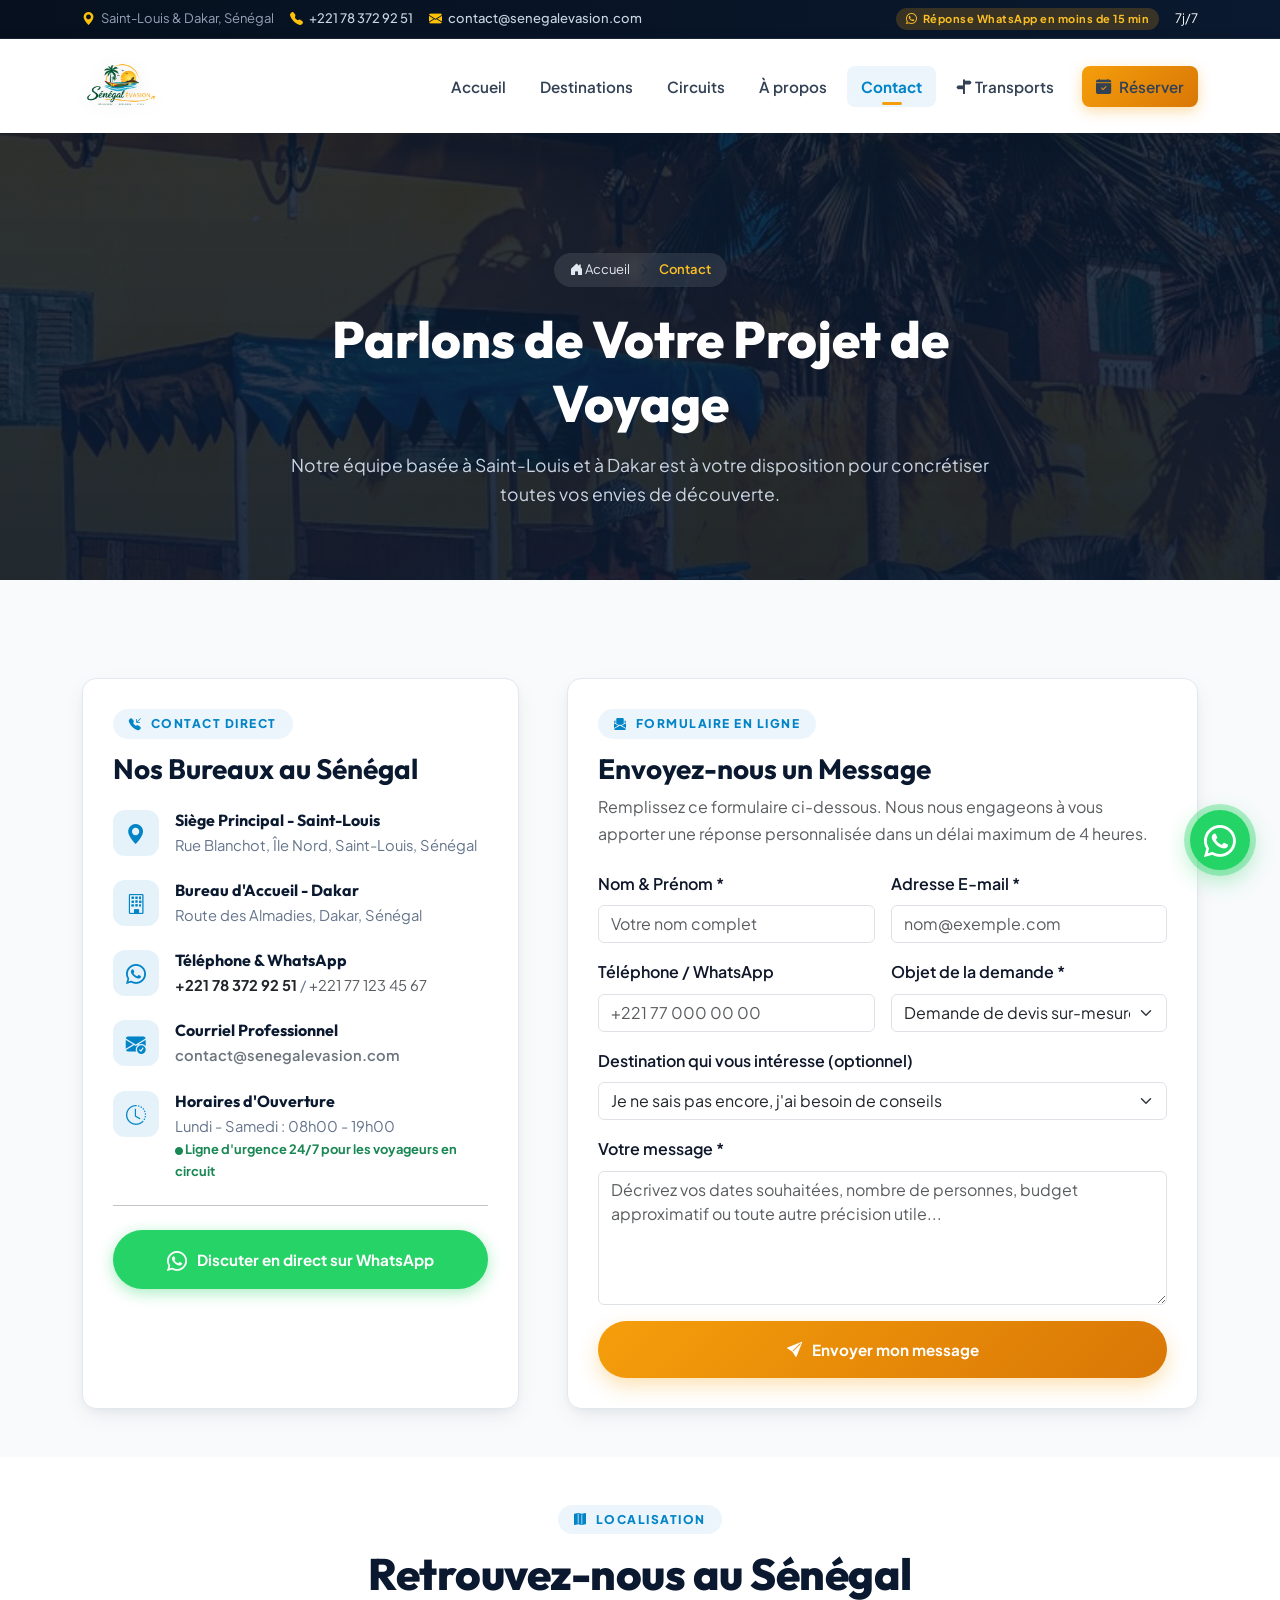
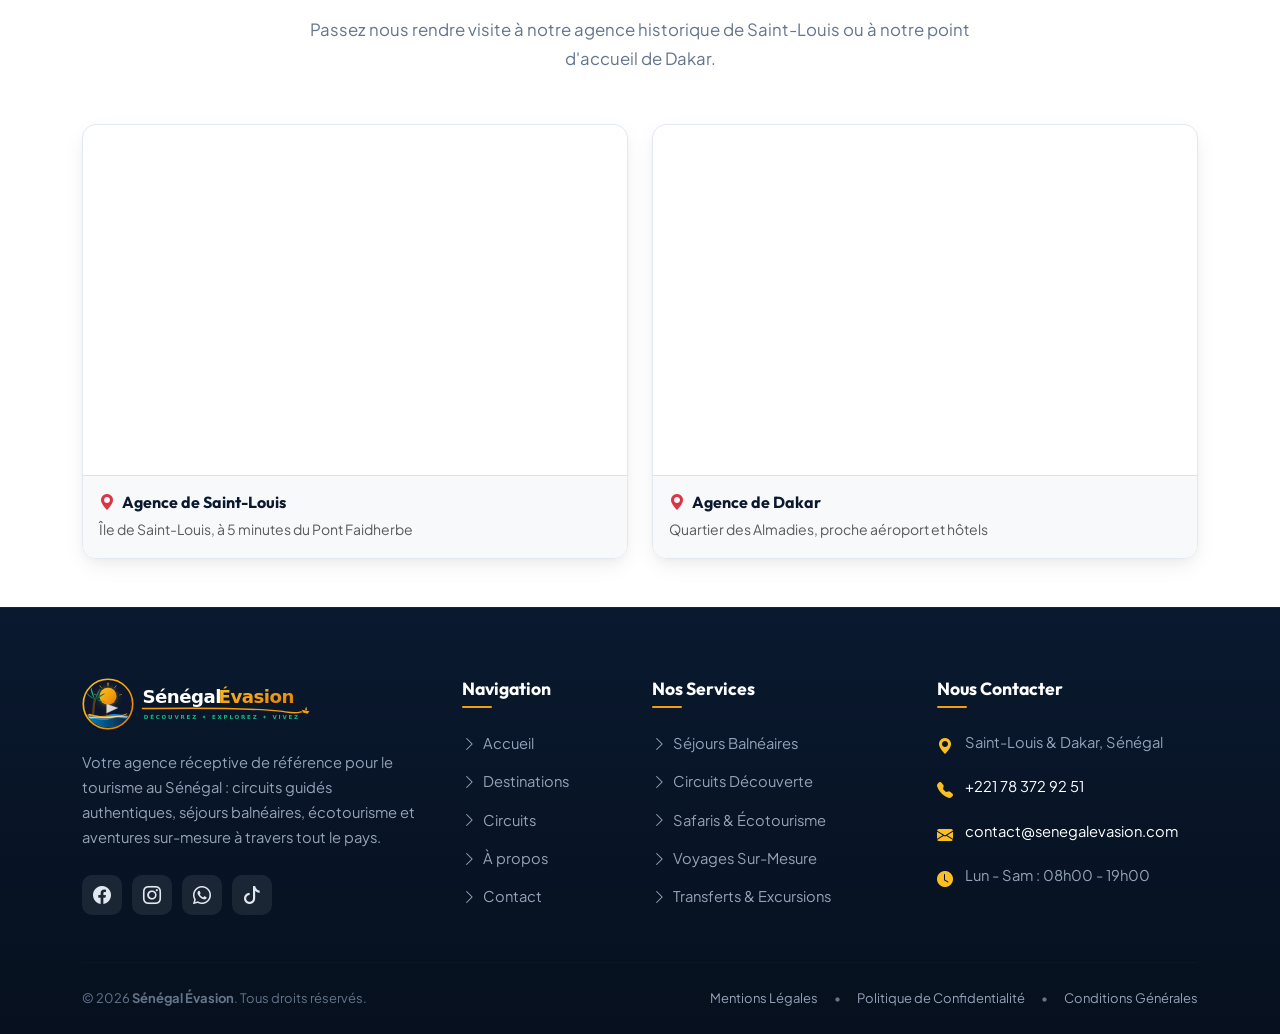
<file: pages/contact.html>
<!DOCTYPE html>
<html lang="fr">

<head>
    <meta charset="UTF-8">
    <meta name="viewport" content="width=device-width, initial-scale=1.0">
    <title>Contactez-Nous - Sénégal Évasion | Agence de Voyage au Sénégal</title>
    <meta name="description" content="Contactez Sénégal Évasion pour préparer votre séjour au Sénégal. Devis personnalisé, réservation immédiate et assistance 24/7 par téléphone et WhatsApp.">

    <!-- Bootstrap 5 CSS -->
    <link href="https://cdn.jsdelivr.net/npm/bootstrap@5.3.3/dist/css/bootstrap.min.css" rel="stylesheet">

    <!-- Bootstrap Icons -->
    <link rel="stylesheet" href="https://cdn.jsdelivr.net/npm/bootstrap-icons@1.11.3/font/bootstrap-icons.min.css">

    <!-- Google Fonts -->
    <link rel="preconnect" href="https://fonts.googleapis.com">
    <link rel="preconnect" href="https://fonts.gstatic.com" crossorigin>
    <link href="https://fonts.googleapis.com/css2?family=Outfit:wght@400;500;600;700;800&family=Plus+Jakarta+Sans:wght@300;400;500;600;700;800&display=swap" rel="stylesheet">

    <!-- Favicon -->
    <link rel="icon" type="image/png" href="../images/logo-emblem.png">

    <!-- Stylesheet -->
    <link rel="stylesheet" href="../css/style.css">
</head>

<body>

    <!-- =====================================================
         1. TOP ANNOUNCEMENT BAR
    ===================================================== -->
    <div class="top-bar d-none d-md-block">
        <div class="container">
            <div class="d-flex justify-content-between align-items-center">
                <div class="d-flex align-items-center gap-3">
                    <span><i class="bi bi-geo-alt-fill text-warning me-1"></i> Saint-Louis & Dakar, Sénégal</span>
                    <span><i class="bi bi-telephone-fill text-warning me-1"></i> <a href="tel:+221783729251">+221 78 372 92 51</a></span>
                    <span><i class="bi bi-envelope-fill text-warning me-1"></i> <a href="mailto:contact@senegalevasion.com">contact@senegalevasion.com</a></span>
                </div>
                <div class="d-flex align-items-center gap-3">
                    <span class="top-bar-badge"><i class="bi bi-whatsapp"></i> Réponse WhatsApp en moins de 15 min</span>
                    <span class="text-light">7j/7</span>
                </div>
            </div>
        </div>
    </div>

    <!-- =====================================================
         2. NAVBAR
    ===================================================== -->
    <nav class="navbar navbar-expand-lg sticky-top">
        <div class="container">
            <a class="navbar-brand" href="../index.html" aria-label="Sénégal Évasion - Accueil">
                <img src="../images/logo-transparent.png" alt="Sénégal Évasion - Agence de Voyage au Sénégal" class="brand-logo-full">
            </a>

            <button class="navbar-toggler" type="button" data-bs-toggle="collapse" data-bs-target="#mainMenu" aria-controls="mainMenu" aria-expanded="false" aria-label="Afficher le menu">
                <i class="bi bi-list fs-2 text-dark"></i>
            </button>

            <div class="collapse navbar-collapse" id="mainMenu">
                <ul class="navbar-nav ms-auto">
                    <li class="nav-item">
                        <a class="nav-link" href="../index.html">Accueil</a>
                    </li>
                    <li class="nav-item">
                        <a class="nav-link" href="destinations.html">Destinations</a>
                    </li>
                    <li class="nav-item">
                        <a class="nav-link" href="circuits.html">Circuits</a>
                    </li>
                    <li class="nav-item">
                        <a class="nav-link" href="apropos.html">À propos</a>
                    </li>
                    <li class="nav-item">
                        <a class="nav-link active" href="contact.html">Contact</a>
                    </li>
                    <li class="nav-item">
                        <a class="nav-link" href="../index.html#transports"><i class="bi bi-signpost-split-fill me-1"></i>Transports</a>
                    </li>
                    <li class="nav-item ms-lg-2 mt-2 mt-lg-0">
                        <a class="nav-link nav-btn-book" href="#reservationModal" data-bs-toggle="modal" data-bs-target="#reservationModal">
                            <i class="bi bi-calendar-check-fill"></i> Réserver
                        </a>
                    </li>
                </ul>
            </div>
        </div>
    </nav>

    <!-- =====================================================
         3. PAGE HERO BANNER
    ===================================================== -->
    <header class="page-hero-banner" style="background-image: linear-gradient(rgba(10, 25, 47, 0.85), rgba(10, 25, 47, 0.9)), url('../images/saintlouis.jpg'); background-size: cover; background-position: center;">
        <div class="container page-hero-content">
            <div class="breadcrumb-custom">
                <a href="../index.html"><i class="bi bi-house-door-fill"></i> Accueil</a>
                <i class="bi bi-chevron-right text-muted"></i>
                <span>Contact</span>
            </div>
            <h1>Parlons de Votre Projet de Voyage</h1>
            <p>Notre équipe basée à Saint-Louis et à Dakar est à votre disposition pour concrétiser toutes vos envies de découverte.</p>
        </div>
    </header>

    <!-- =====================================================
         4. CONTACT SECTION
    ===================================================== -->
    <section class="py-5">
        <div class="container">
            <div class="row g-5">

                <!-- Left Column: Coordonnées & Agences -->
                <div class="col-lg-5">
                    <div class="contact-info-card">
                        <span class="section-label"><i class="bi bi-telephone-inbound-fill"></i> Contact Direct</span>
                        <h3 class="fw-bold mb-4">Nos Bureaux au Sénégal</h3>

                        <!-- Agence Saint-Louis -->
                        <div class="contact-detail-row">
                            <div class="contact-detail-icon">
                                <i class="bi bi-geo-alt-fill"></i>
                            </div>
                            <div>
                                <h6>Siège Principal - Saint-Louis</h6>
                                <p>Rue Blanchot, Île Nord, Saint-Louis, Sénégal</p>
                            </div>
                        </div>

                        <!-- Agence Dakar -->
                        <div class="contact-detail-row">
                            <div class="contact-detail-icon">
                                <i class="bi bi-building"></i>
                            </div>
                            <div>
                                <h6>Bureau d'Accueil - Dakar</h6>
                                <p>Route des Almadies, Dakar, Sénégal</p>
                            </div>
                        </div>

                        <!-- Téléphone & WhatsApp -->
                        <div class="contact-detail-row">
                            <div class="contact-detail-icon">
                                <i class="bi bi-whatsapp"></i>
                            </div>
                            <div>
                                <h6>Téléphone & WhatsApp</h6>
                                <p><a href="tel:+221783729251" class="text-dark fw-bold">+221 78 372 92 51</a> / <a href="tel:+221770000000" class="text-muted">+221 77 123 45 67</a></p>
                            </div>
                        </div>

                        <!-- Email -->
                        <div class="contact-detail-row">
                            <div class="contact-detail-icon">
                                <i class="bi bi-envelope-check-fill"></i>
                            </div>
                            <div>
                                <h6>Courriel Professionnel</h6>
                                <p><a href="mailto:contact@senegalevasion.com" class="text-secondary fw-semibold">contact@senegalevasion.com</a></p>
                            </div>
                        </div>

                        <!-- Horaires -->
                        <div class="contact-detail-row mb-0">
                            <div class="contact-detail-icon">
                                <i class="bi bi-clock-history"></i>
                            </div>
                            <div>
                                <h6>Horaires d'Ouverture</h6>
                                <p>Lundi - Samedi : 08h00 - 19h00<br><small class="text-success fw-bold"><i class="bi bi-circle-fill" style="font-size: 8px;"></i> Ligne d'urgence 24/7 pour les voyageurs en circuit</small></p>
                            </div>
                        </div>

                        <hr class="my-4">

                        <div class="d-grid">
                            <a href="https://wa.me/221783729251?text=Bonjour%20Sénégal%20Évasion,%20je%20souhaite%20un%20devis." target="_blank" class="btn-main justify-content-center" style="background: #25D366; box-shadow: 0 4px 15px rgba(37, 211, 102, 0.4);">
                                <i class="bi bi-whatsapp fs-5"></i> Discuter en direct sur WhatsApp
                            </a>
                        </div>
                    </div>
                </div>

                <!-- Right Column: Interactive Form -->
                <div class="col-lg-7">
                    <div class="contact-info-card bg-white">
                        <span class="section-label"><i class="bi bi-envelope-paper-fill"></i> Formulaire en Ligne</span>
                        <h3 class="fw-bold mb-2">Envoyez-nous un Message</h3>
                        <p class="text-muted mb-4">Remplissez ce formulaire ci-dessous. Nous nous engageons à vous apporter une réponse personnalisée dans un délai maximum de 4 heures.</p>

                        <form id="mainContactForm">
                            <div class="row g-3">
                                <div class="col-md-6">
                                    <label for="contactNom" class="form-label fw-semibold">Nom & Prénom *</label>
                                    <input type="text" class="form-control" id="contactNom" placeholder="Votre nom complet" required>
                                </div>

                                <div class="col-md-6">
                                    <label for="contactEmail" class="form-label fw-semibold">Adresse E-mail *</label>
                                    <input type="email" class="form-control" id="contactEmail" placeholder="nom@exemple.com" required>
                                </div>

                                <div class="col-md-6">
                                    <label for="contactTel" class="form-label fw-semibold">Téléphone / WhatsApp</label>
                                    <input type="tel" class="form-control" id="contactTel" placeholder="+221 77 000 00 00">
                                </div>

                                <div class="col-md-6">
                                    <label for="contactSujet" class="form-label fw-semibold">Objet de la demande *</label>
                                    <select class="form-select" id="contactSujet" required>
                                        <option value="Devis sur-mesure" selected>Demande de devis sur-mesure</option>
                                        <option value="Information sur un circuit">Information sur un circuit existant</option>
                                        <option value="Réservation groupe ou entreprise">Voyage groupe / Entreprise / Séminaire</option>
                                        <option value="Transfert aéroport & excursion">Transfert aéroport & excursion ponctuelle</option>
                                        <option value="Autre demande">Autre question</option>
                                    </select>
                                </div>

                                <div class="col-12">
                                    <label for="contactDestination" class="form-label fw-semibold">Destination qui vous intéresse (optionnel)</label>
                                    <select class="form-select" id="contactDestination">
                                        <option value="Non précisée">Je ne sais pas encore, j'ai besoin de conseils</option>
                                        <option value="Île de Gorée & Dakar">Île de Gorée & Dakar</option>
                                        <option value="Lac Rose & Lompoul">Lac Rose & Désert de Lompoul</option>
                                        <option value="Saint-Louis & Djoudj">Saint-Louis & Parc du Djoudj</option>
                                        <option value="Delta du Saloum">Delta du Sine-Saloum</option>
                                        <option value="Cap Skirring & Casamance">Cap Skirring & Casamance</option>
                                        <option value="Safari Niokolo-Koba">Safari Niokolo-Koba</option>
                                    </select>
                                </div>

                                <div class="col-12">
                                    <label for="contactMessage" class="form-label fw-semibold">Votre message *</label>
                                    <textarea class="form-control" id="contactMessage" rows="5" placeholder="Décrivez vos dates souhaitées, nombre de personnes, budget approximatif ou toute autre précision utile..." required></textarea>
                                </div>

                                <div class="col-12 mt-3">
                                    <button type="submit" class="btn-main w-100 py-3">
                                        <i class="bi bi-send-fill"></i> Envoyer mon message
                                    </button>
                                </div>
                            </div>
                        </form>
                    </div>
                </div>

            </div>
        </div>
    </section>

    <!-- =====================================================
         5. MAP SECTION
    ===================================================== -->
    <section class="py-5 bg-white">
        <div class="container">
            <div class="section-header text-center">
                <span class="section-label"><i class="bi bi-map-fill"></i> Localisation</span>
                <h2 class="section-title">Retrouvez-nous au Sénégal</h2>
                <p class="section-subtitle">Passez nous rendre visite à notre agence historique de Saint-Louis ou à notre point d'accueil de Dakar.</p>
            </div>

            <div class="row g-4">
                <div class="col-lg-6">
                    <div class="map-card-wrapper">
                        <iframe title="Agence Saint-Louis" src="https://www.google.com/maps/embed?pb=!1m18!1m12!1m3!1d3839.2974953936636!2d-16.50587428514529!3d16.024848388909874!2m3!1f0!2f0!3f0!3m2!1i1024!2i768!4f13.1!3m3!1m2!1s0xee149488a44b94f%3A0xb35a75902fa0f757!2sSaint-Louis%2C%20Senegal!5e0!3m2!1sfr!2s!4v1680000000000!5m2!1sfr!2s" loading="lazy"></iframe>
                        <div class="p-3 bg-light border-top">
                            <h6 class="fw-bold mb-1"><i class="bi bi-geo-alt-fill text-danger me-1"></i> Agence de Saint-Louis</h6>
                            <small class="text-muted">Île de Saint-Louis, à 5 minutes du Pont Faidherbe</small>
                        </div>
                    </div>
                </div>

                <div class="col-lg-6">
                    <div class="map-card-wrapper">
                        <iframe title="Agence Dakar" src="https://www.google.com/maps/embed?pb=!1m18!1m12!1m3!1d3858.62534571171!2d-17.525547685158317!3d14.73379668971842!2m3!1f0!2f0!3f0!3m2!1i1024!2i768!4f13.1!3m3!1m2!1s0xec113b2c6e644cf%3A0xa19391abfae804f5!2sLes%20Almadies%2C%20Dakar%2C%20Senegal!5e0!3m2!1sfr!2s!4v1680000000000!5m2!1sfr!2s" loading="lazy"></iframe>
                        <div class="p-3 bg-light border-top">
                            <h6 class="fw-bold mb-1"><i class="bi bi-geo-alt-fill text-danger me-1"></i> Agence de Dakar</h6>
                            <small class="text-muted">Quartier des Almadies, proche aéroport et hôtels</small>
                        </div>
                    </div>
                </div>
            </div>
        </div>
    </section>

    <!-- =====================================================
         6. UNIVERSAL RESERVATION MODAL
    ===================================================== -->
    <div class="modal fade" id="reservationModal" tabindex="-1" aria-labelledby="reservationModalLabel" aria-hidden="true">
        <div class="modal-dialog modal-dialog-centered modal-lg">
            <div class="modal-content">
                <div class="modal-header">
                    <h5 class="modal-title" id="reservationModalLabel">
                        <img src="../images/logo-emblem.png" alt="Logo" class="modal-logo-img"> Réserver votre Voyage
                    </h5>
                    <button type="button" class="btn-close" data-bs-dismiss="modal" aria-label="Fermer"></button>
                </div>

                <div class="modal-body">
                    <p class="text-muted mb-4">Remplissez le formulaire et notre conseiller dédié prendra contact avec vous immédiatement.</p>

                    <form id="reservationForm">
                        <div class="row g-3">
                            <div class="col-md-6">
                                <label for="modalNom" class="form-label">Nom complet *</label>
                                <input type="text" class="form-control" id="modalNom" placeholder="Ex: Moussa Ndiaye" required>
                            </div>

                            <div class="col-md-6">
                                <label for="modalEmail" class="form-label">Adresse email *</label>
                                <input type="email" class="form-control" id="modalEmail" placeholder="nom@exemple.com" required>
                            </div>

                            <div class="col-md-6">
                                <label for="modalTel" class="form-label">Téléphone / WhatsApp *</label>
                                <input type="tel" class="form-control" id="modalTel" placeholder="+221 77 000 00 00" required>
                            </div>

                            <div class="col-md-6">
                                <label for="destinationSelect" class="form-label">Destination ou Circuit souhaité *</label>
                                <select class="form-select" id="destinationSelect" required>
                                    <option value="" selected disabled>Choisir une destination</option>
                                    <option value="Île de Gorée">Île de Gorée</option>
                                    <option value="Lac Rose">Lac Rose</option>
                                    <option value="Delta du Saloum">Delta du Saloum</option>
                                    <option value="Désert de Lompoul">Désert de Lompoul</option>
                                    <option value="Saint-Louis">Saint-Louis Colonial</option>
                                    <option value="Cap Skirring">Cap Skirring & Casamance</option>
                                    <option value="Niokolo-Koba">Niokolo-Koba Safari</option>
                                    <option value="Circuit sur-mesure">Voyage 100% sur-mesure</option>
                                </select>
                            </div>

                            <div class="col-md-6">
                                <label for="modalDate" class="form-label">Date approximative</label>
                                <input type="date" class="form-control" id="modalDate">
                            </div>

                            <div class="col-md-6">
                                <label for="modalPersonnes" class="form-label">Nombre de voyageurs</label>
                                <select class="form-select" id="modalPersonnes">
                                    <option value="1 personne">1 personne (Solo)</option>
                                    <option value="2 personnes" selected>2 personnes (Couple / Duo)</option>
                                    <option value="3 à 5 personnes">3 à 5 personnes (Famille / Amis)</option>
                                    <option value="Plus de 6 personnes">Groupe (6 personnes et +)</option>
                                </select>
                            </div>

                            <div class="col-12">
                                <label for="modalMessage" class="form-label">Précisions particulières</label>
                                <textarea class="form-control" id="modalMessage" rows="3" placeholder="Vos préférences et questions..."></textarea>
                            </div>

                            <div class="col-12">
                                <div class="whatsapp-optin-box">
                                    <i class="bi bi-whatsapp"></i>
                                    <div class="form-check m-0">
                                        <input class="form-check-input" type="checkbox" id="sendWhatsAppCheckbox" checked>
                                        <label class="form-check-label" for="sendWhatsAppCheckbox">
                                            Ouvrir directement WhatsApp avec ma demande pour une confirmation immédiate
                                        </label>
                                    </div>
                                </div>
                            </div>

                            <div class="col-12 mt-2">
                                <button type="submit" class="btn-main w-100 py-3">
                                    <i class="bi bi-send-fill"></i> Confirmer ma demande de réservation
                                </button>
                            </div>
                        </div>
                    </form>
                </div>
            </div>
        </div>
    </div>

    <!-- =====================================================
         7. FLOATING WHATSAPP BUTTON
    ===================================================== -->
    <a href="https://wa.me/221783729251?text=Bonjour%20Sénégal%20Évasion,%20je%20souhaite%20prendre%20contact%20avec%20vous." target="_blank" class="floating-whatsapp" aria-label="Contactez-nous sur WhatsApp" title="Discutez avec un conseiller sur WhatsApp">
        <i class="bi bi-whatsapp"></i>
    </a>

    <!-- =====================================================
         8. FOOTER
    ===================================================== -->
    <footer class="footer">
        <div class="container">
            <div class="row g-4">
                <div class="col-lg-4 col-md-6">
                    <a href="../index.html" class="footer-brand" aria-label="Sénégal Évasion - Accueil">
                        <img src="../images/logo-se-new-white.svg" alt="Sénégal Évasion Logo" class="footer-logo-full">
                    </a>
                    <p class="footer-desc">
                        Votre agence réceptive de référence pour le tourisme au Sénégal : circuits guidés authentiques, séjours balnéaires, écotourisme et aventures sur-mesure à travers tout le pays.
                    </p>
                    <div class="footer-social-links">
                        <a href="#" aria-label="Facebook"><i class="bi bi-facebook"></i></a>
                        <a href="#" aria-label="Instagram"><i class="bi bi-instagram"></i></a>
                        <a href="https://wa.me/221783729251" target="_blank" aria-label="WhatsApp"><i class="bi bi-whatsapp"></i></a>
                        <a href="#" aria-label="TikTok"><i class="bi bi-tiktok"></i></a>
                    </div>
                </div>

                <div class="col-lg-2 col-md-6">
                    <h5>Navigation</h5>
                    <ul class="footer-links">
                        <li><a href="../index.html"><i class="bi bi-chevron-right"></i> Accueil</a></li>
                        <li><a href="destinations.html"><i class="bi bi-chevron-right"></i> Destinations</a></li>
                        <li><a href="circuits.html"><i class="bi bi-chevron-right"></i> Circuits</a></li>
                        <li><a href="apropos.html"><i class="bi bi-chevron-right"></i> À propos</a></li>
                        <li><a href="contact.html"><i class="bi bi-chevron-right"></i> Contact</a></li>
                    </ul>
                </div>

                <div class="col-lg-3 col-md-6">
                    <h5>Nos Services</h5>
                    <ul class="footer-links">
                        <li><a href="destinations.html"><i class="bi bi-chevron-right"></i> Séjours Balnéaires</a></li>
                        <li><a href="circuits.html"><i class="bi bi-chevron-right"></i> Circuits Découverte</a></li>
                        <li><a href="circuits.html"><i class="bi bi-chevron-right"></i> Safaris & Écotourisme</a></li>
                        <li><a href="#reservationModal" data-bs-toggle="modal"><i class="bi bi-chevron-right"></i> Voyages Sur-Mesure</a></li>
                        <li><a href="contact.html"><i class="bi bi-chevron-right"></i> Transferts & Excursions</a></li>
                    </ul>
                </div>

                <div class="col-lg-3 col-md-6">
                    <h5>Nous Contacter</h5>
                    <ul class="footer-contact-list">
                        <li>
                            <i class="bi bi-geo-alt-fill"></i>
                            <span>Saint-Louis & Dakar, Sénégal</span>
                        </li>
                        <li>
                            <i class="bi bi-telephone-fill"></i>
                            <span><a href="tel:+221783729251" class="text-white">+221 78 372 92 51</a></span>
                        </li>
                        <li>
                            <i class="bi bi-envelope-fill"></i>
                            <span><a href="mailto:contact@senegalevasion.com" class="text-white">contact@senegalevasion.com</a></span>
                        </li>
                        <li>
                            <i class="bi bi-clock-fill"></i>
                            <span>Lun - Sam : 08h00 - 19h00</span>
                        </li>
                    </ul>
                </div>
            </div>

            <hr class="footer-divider">

            <div class="footer-bottom">
                <p class="mb-0">© 2026 <strong>Sénégal Évasion</strong>. Tous droits réservés.</p>
                <div class="d-flex gap-3">
                    <a href="#">Mentions Légales</a>
                    <span>•</span>
                    <a href="#">Politique de Confidentialité</a>
                    <span>•</span>
                    <a href="#">Conditions Générales</a>
                </div>
            </div>
        </div>
    </footer>

    <!-- Bootstrap 5 JS Bundle -->
    <script src="https://cdn.jsdelivr.net/npm/bootstrap@5.3.3/dist/js/bootstrap.bundle.min.js"></script>

    <!-- Custom Main JS -->
    <script src="../js/main.js"></script>

</body>

</html>
</file>
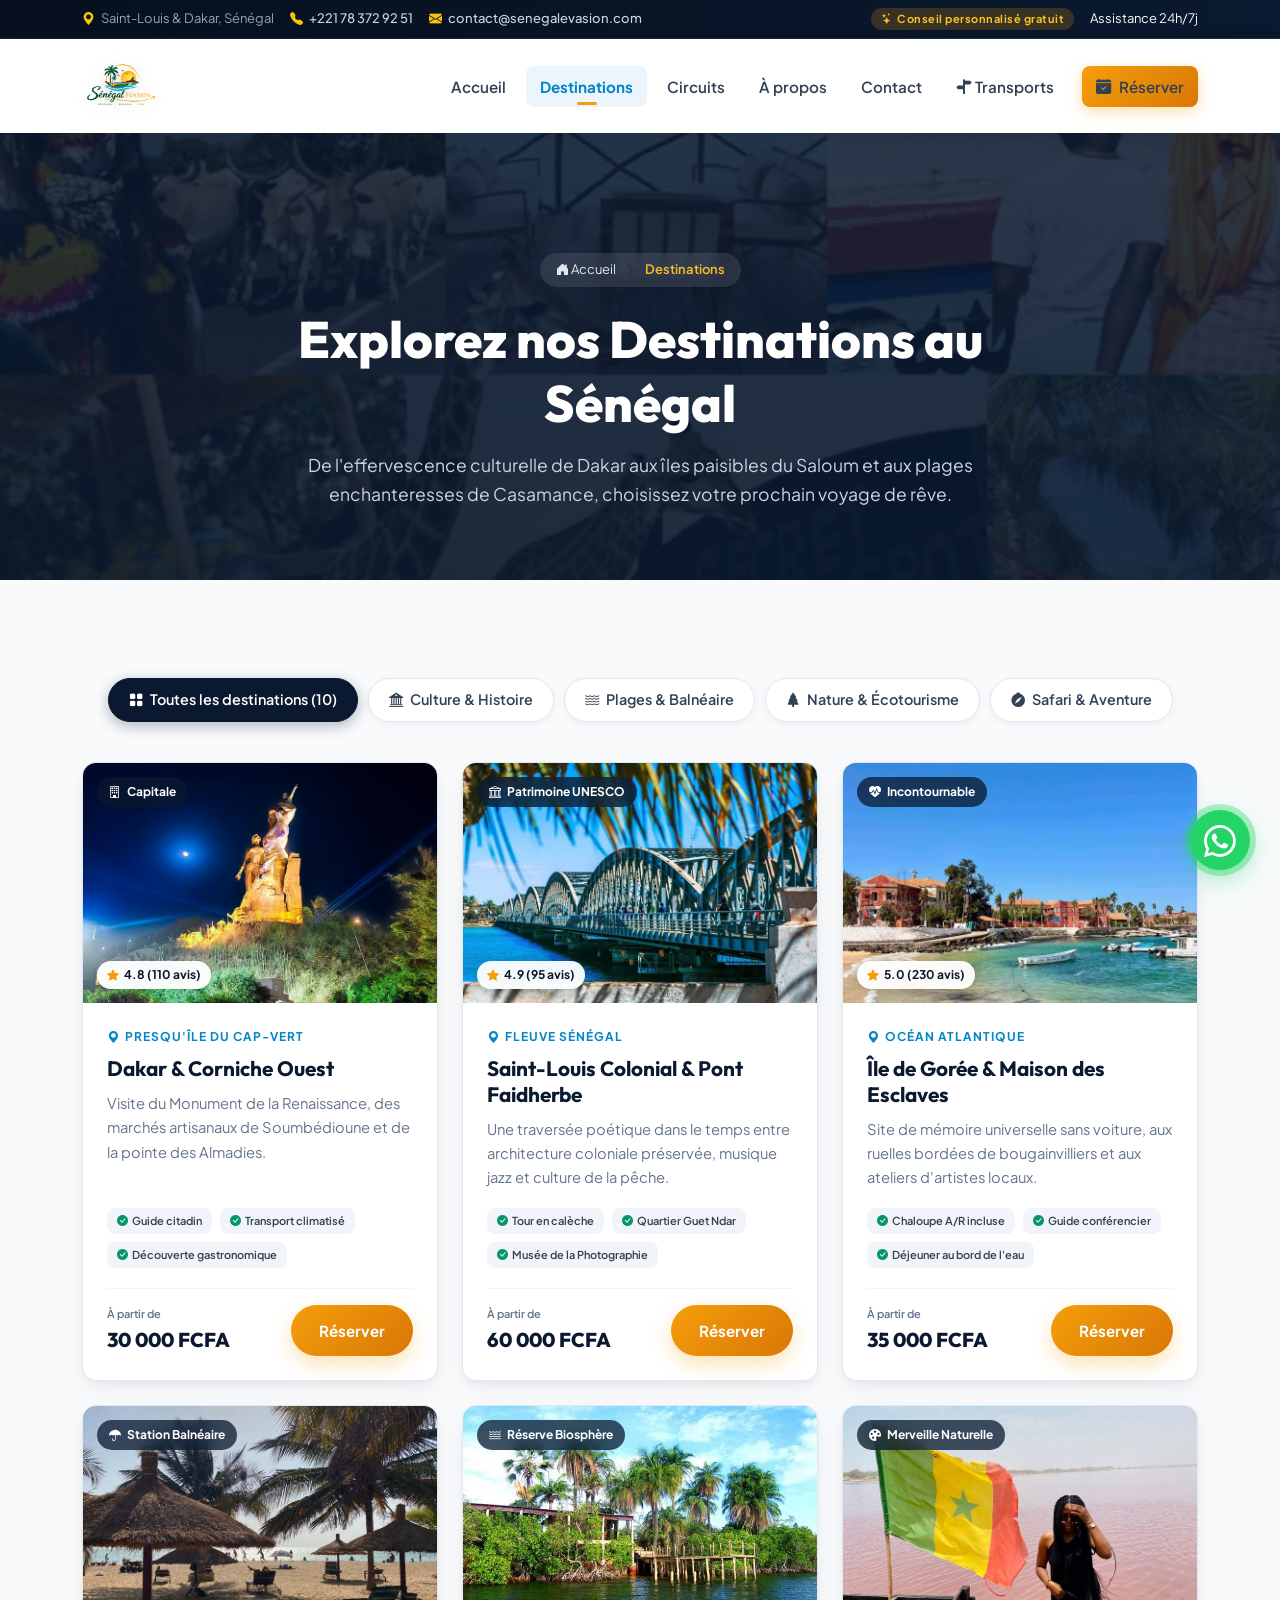
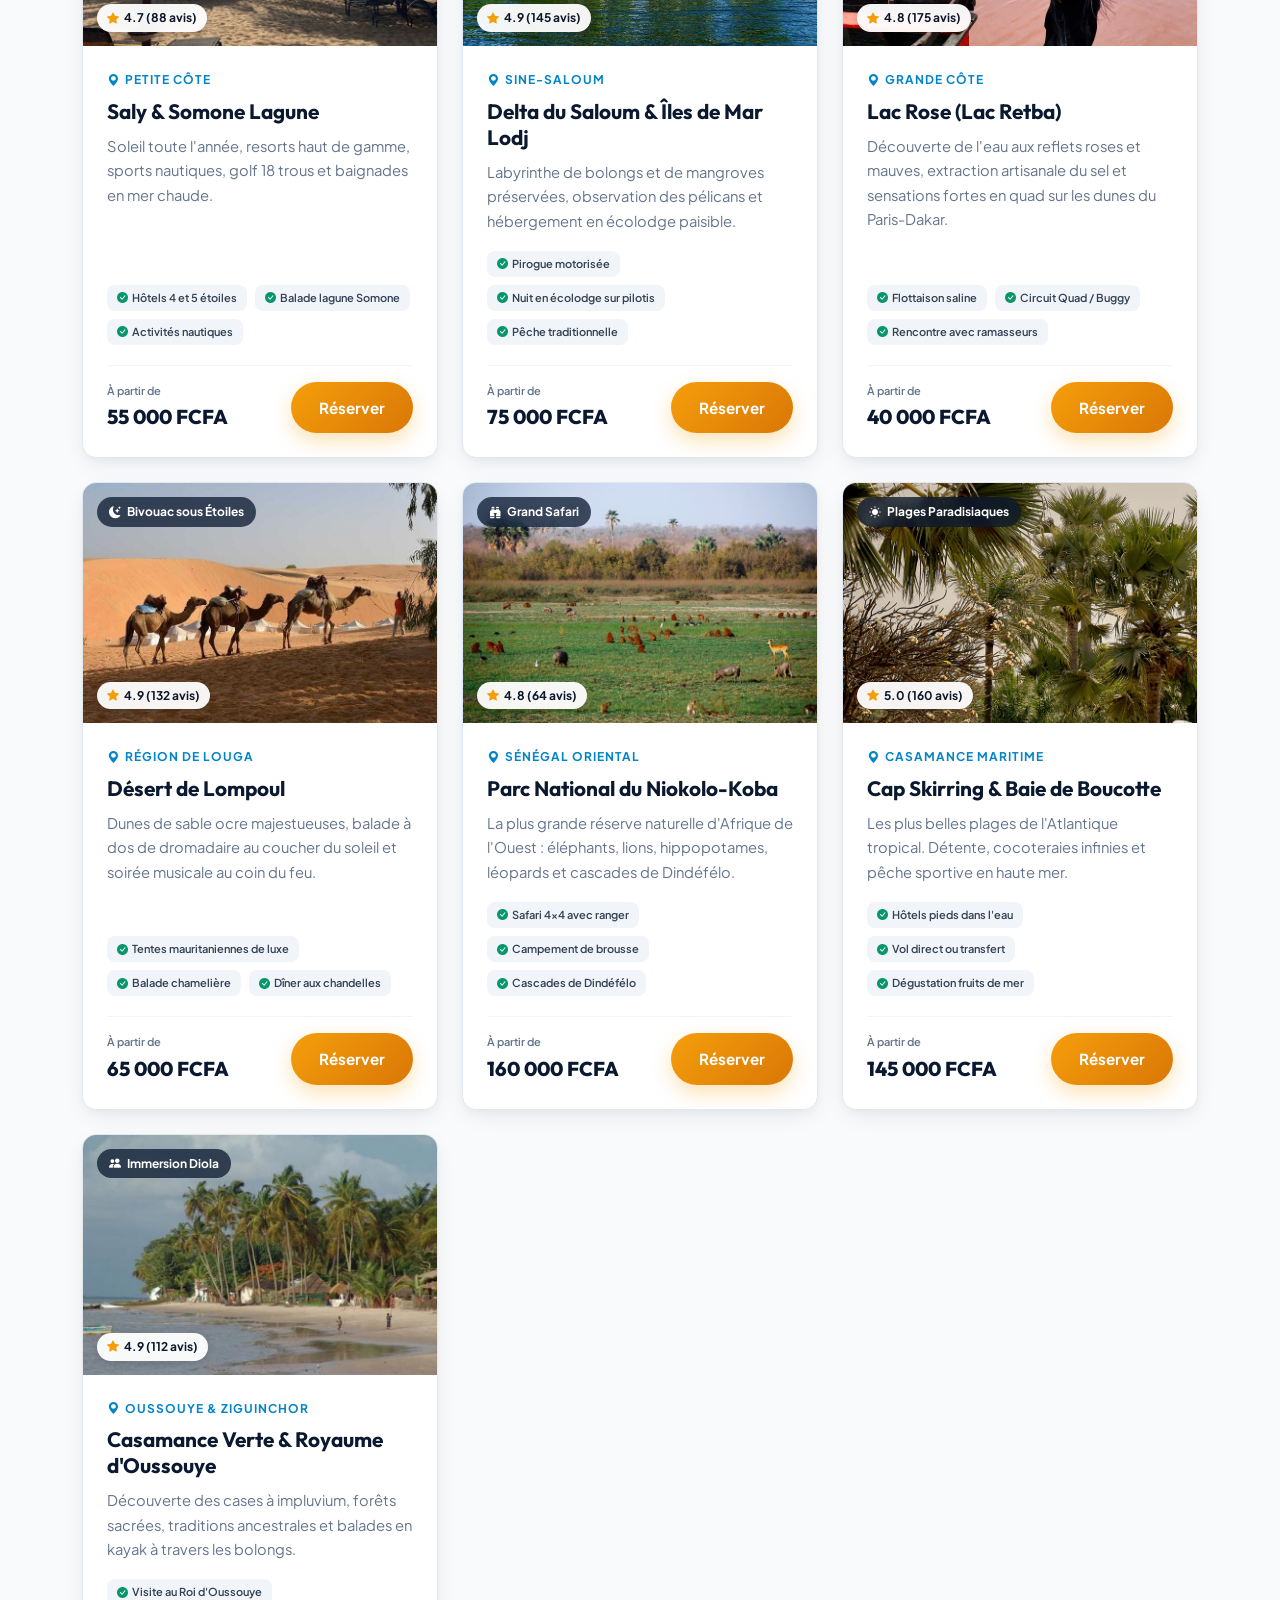
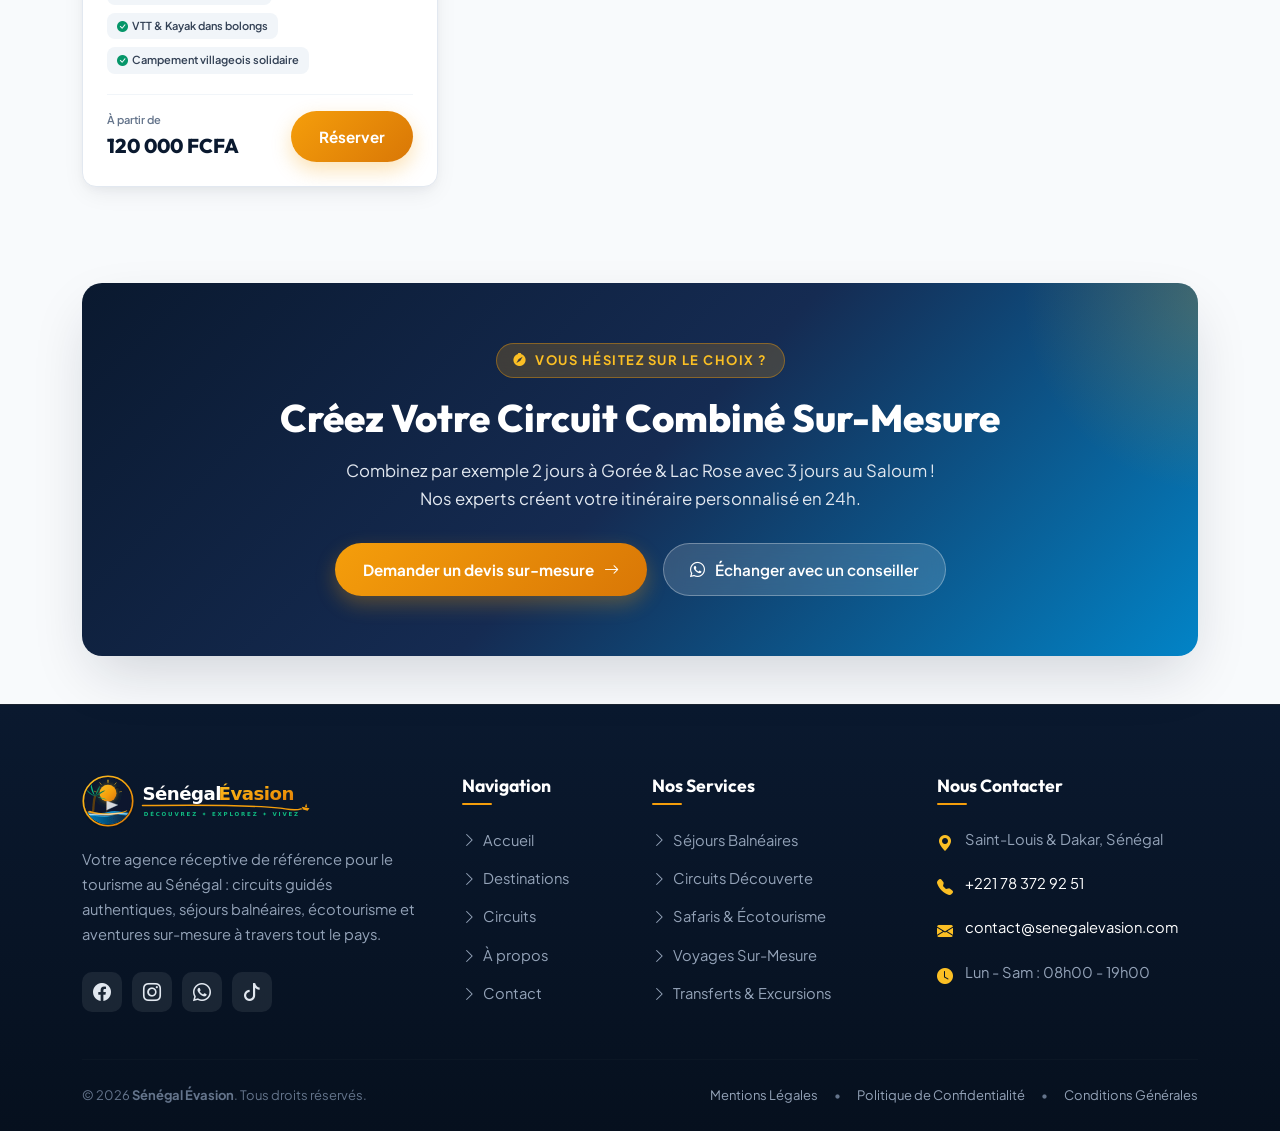
<file: pages/destinations.html>
<!DOCTYPE html>
<html lang="fr">

<head>
    <meta charset="UTF-8">
    <meta name="viewport" content="width=device-width, initial-scale=1.0">
    <title>Nos Destinations - Sénégal Évasion | Séjours & Découverte au Sénégal</title>
    <meta name="description" content="Découvrez les 10 plus belles destinations du Sénégal : Dakar, Gorée, Saint-Louis, Lac Rose, Sine-Saloum, Lompoul, Niokolo-Koba et la Casamance.">

    <!-- Bootstrap 5 CSS -->
    <link href="https://cdn.jsdelivr.net/npm/bootstrap@5.3.3/dist/css/bootstrap.min.css" rel="stylesheet">

    <!-- Bootstrap Icons -->
    <link rel="stylesheet" href="https://cdn.jsdelivr.net/npm/bootstrap-icons@1.11.3/font/bootstrap-icons.min.css">

    <!-- Google Fonts -->
    <link rel="preconnect" href="https://fonts.googleapis.com">
    <link rel="preconnect" href="https://fonts.gstatic.com" crossorigin>
    <link href="https://fonts.googleapis.com/css2?family=Outfit:wght@400;500;600;700;800&family=Plus+Jakarta+Sans:wght@300;400;500;600;700;800&display=swap" rel="stylesheet">

    <!-- Favicon -->
    <link rel="icon" type="image/png" href="../images/logo-emblem.png">

    <!-- Stylesheet -->
    <link rel="stylesheet" href="../css/style.css">
</head>

<body>

    <!-- =====================================================
         1. TOP ANNOUNCEMENT BAR
    ===================================================== -->
    <div class="top-bar d-none d-md-block">
        <div class="container">
            <div class="d-flex justify-content-between align-items-center">
                <div class="d-flex align-items-center gap-3">
                    <span><i class="bi bi-geo-alt-fill text-warning me-1"></i> Saint-Louis & Dakar, Sénégal</span>
                    <span><i class="bi bi-telephone-fill text-warning me-1"></i> <a href="tel:+221783729251">+221 78 372 92 51</a></span>
                    <span><i class="bi bi-envelope-fill text-warning me-1"></i> <a href="mailto:contact@senegalevasion.com">contact@senegalevasion.com</a></span>
                </div>
                <div class="d-flex align-items-center gap-3">
                    <span class="top-bar-badge"><i class="bi bi-stars"></i> Conseil personnalisé gratuit</span>
                    <span class="text-light">Assistance 24h/7j</span>
                </div>
            </div>
        </div>
    </div>

    <!-- =====================================================
         2. NAVBAR
    ===================================================== -->
    <nav class="navbar navbar-expand-lg sticky-top">
        <div class="container">
            <a class="navbar-brand" href="../index.html" aria-label="Sénégal Évasion - Accueil">
                <img src="../images/logo-transparent.png" alt="Sénégal Évasion - Agence de Voyage au Sénégal" class="brand-logo-full">
            </a>

            <button class="navbar-toggler" type="button" data-bs-toggle="collapse" data-bs-target="#mainMenu" aria-controls="mainMenu" aria-expanded="false" aria-label="Afficher le menu">
                <i class="bi bi-list fs-2 text-dark"></i>
            </button>

            <div class="collapse navbar-collapse" id="mainMenu">
                <ul class="navbar-nav ms-auto">
                    <li class="nav-item">
                        <a class="nav-link" href="../index.html">Accueil</a>
                    </li>
                    <li class="nav-item">
                        <a class="nav-link active" href="destinations.html">Destinations</a>
                    </li>
                    <li class="nav-item">
                        <a class="nav-link" href="circuits.html">Circuits</a>
                    </li>
                    <li class="nav-item">
                        <a class="nav-link" href="apropos.html">À propos</a>
                    </li>
                    <li class="nav-item">
                        <a class="nav-link" href="contact.html">Contact</a>
                    </li>
                    <li class="nav-item">
                        <a class="nav-link" href="../index.html#transports"><i class="bi bi-signpost-split-fill me-1"></i>Transports</a>
                    </li>
                    <li class="nav-item ms-lg-2 mt-2 mt-lg-0">
                        <a class="nav-link nav-btn-book" href="#reservationModal" data-bs-toggle="modal" data-bs-target="#reservationModal">
                            <i class="bi bi-calendar-check-fill"></i> Réserver
                        </a>
                    </li>
                </ul>
            </div>
        </div>
    </nav>

    <!-- =====================================================
         3. PAGE HERO BANNER
    ===================================================== -->
    <header class="page-hero-banner" style="background-image: linear-gradient(rgba(10, 25, 47, 0.85), rgba(10, 25, 47, 0.9)), url('../images/SENEGAL.jpg'); background-size: cover; background-position: center;">
        <div class="container page-hero-content">
            <div class="breadcrumb-custom">
                <a href="../index.html"><i class="bi bi-house-door-fill"></i> Accueil</a>
                <i class="bi bi-chevron-right text-muted"></i>
                <span>Destinations</span>
            </div>
            <h1>Explorez nos Destinations au Sénégal</h1>
            <p>De l'effervescence culturelle de Dakar aux îles paisibles du Saloum et aux plages enchanteresses de Casamance, choisissez votre prochain voyage de rêve.</p>
        </div>
    </header>

    <!-- =====================================================
         4. DESTINATIONS SECTION WITH INTERACTIVE FILTERS
    ===================================================== -->
    <section class="py-5">
        <div class="container">
            <!-- Filter Tabs -->
            <div class="filter-tabs-wrapper">
                <button type="button" class="filter-btn active" data-filter="all">
                    <i class="bi bi-grid-fill me-1"></i> Toutes les destinations (10)
                </button>
                <button type="button" class="filter-btn" data-filter="culture">
                    <i class="bi bi-bank2 me-1"></i> Culture & Histoire
                </button>
                <button type="button" class="filter-btn" data-filter="plage">
                    <i class="bi bi-water me-1"></i> Plages & Balnéaire
                </button>
                <button type="button" class="filter-btn" data-filter="nature">
                    <i class="bi bi-tree-fill me-1"></i> Nature & Écotourisme
                </button>
                <button type="button" class="filter-btn" data-filter="aventure">
                    <i class="bi bi-compass-fill me-1"></i> Safari & Aventure
                </button>
            </div>

            <!-- Destinations Cards Grid -->
            <div class="row g-4" id="destinationsContainer">

                <!-- 1. Dakar -->
                <div class="col-lg-4 col-md-6" data-category="culture all">
                    <div class="destination-card">
                        <div class="card-media-wrapper">
                            <img src="../images/dakar (2).jpg" alt="Dakar">
                            <span class="card-badge-top-left"><i class="bi bi-building"></i> Capitale</span>
                            <div class="card-rating-badge"><i class="bi bi-star-fill"></i> 4.8 (110 avis)</div>
                        </div>
                        <div class="card-content">
                            <span class="card-location"><i class="bi bi-geo-alt-fill"></i> Presqu'île du Cap-Vert</span>
                            <h3 class="card-title">Dakar & Corniche Ouest</h3>
                            <p class="card-desc">Visite du Monument de la Renaissance, des marchés artisanaux de Soumbédioune et de la pointe des Almadies.</p>
                            <ul class="card-features-list">
                                <li><i class="bi bi-check-circle-fill"></i> Guide citadin</li>
                                <li><i class="bi bi-check-circle-fill"></i> Transport climatisé</li>
                                <li><i class="bi bi-check-circle-fill"></i> Découverte gastronomique</li>
                            </ul>
                            <div class="card-footer-action">
                                <div class="card-price-block">
                                    <span class="price-label">À partir de</span>
                                    <span class="price-value">30 000 FCFA</span>
                                </div>
                                <button type="button" class="btn-main btn-book-now" data-bs-toggle="modal" data-bs-target="#reservationModal" data-destination="Dakar">
                                    Réserver
                                </button>
                            </div>
                        </div>
                    </div>
                </div>

                <!-- 2. Saint-Louis -->
                <div class="col-lg-4 col-md-6" data-category="culture all">
                    <div class="destination-card">
                        <div class="card-media-wrapper">
                            <img src="../images/saint-louis.jpg" alt="Saint-Louis">
                            <span class="card-badge-top-left"><i class="bi bi-bank"></i> Patrimoine UNESCO</span>
                            <div class="card-rating-badge"><i class="bi bi-star-fill"></i> 4.9 (95 avis)</div>
                        </div>
                        <div class="card-content">
                            <span class="card-location"><i class="bi bi-geo-alt-fill"></i> Fleuve Sénégal</span>
                            <h3 class="card-title">Saint-Louis Colonial & Pont Faidherbe</h3>
                            <p class="card-desc">Une traversée poétique dans le temps entre architecture coloniale préservée, musique jazz et culture de la pêche.</p>
                            <ul class="card-features-list">
                                <li><i class="bi bi-check-circle-fill"></i> Tour en calèche</li>
                                <li><i class="bi bi-check-circle-fill"></i> Quartier Guet Ndar</li>
                                <li><i class="bi bi-check-circle-fill"></i> Musée de la Photographie</li>
                            </ul>
                            <div class="card-footer-action">
                                <div class="card-price-block">
                                    <span class="price-label">À partir de</span>
                                    <span class="price-value">60 000 FCFA</span>
                                </div>
                                <button type="button" class="btn-main btn-book-now" data-bs-toggle="modal" data-bs-target="#reservationModal" data-destination="Saint-Louis">
                                    Réserver
                                </button>
                            </div>
                        </div>
                    </div>
                </div>

                <!-- 3. Île de Gorée -->
                <div class="col-lg-4 col-md-6" data-category="culture all">
                    <div class="destination-card">
                        <div class="card-media-wrapper">
                            <img src="../images/gorée.jpg" alt="Île de Gorée">
                            <span class="card-badge-top-left"><i class="bi bi-heart-pulse-fill"></i> Incontournable</span>
                            <div class="card-rating-badge"><i class="bi bi-star-fill"></i> 5.0 (230 avis)</div>
                        </div>
                        <div class="card-content">
                            <span class="card-location"><i class="bi bi-geo-alt-fill"></i> Océan Atlantique</span>
                            <h3 class="card-title">Île de Gorée & Maison des Esclaves</h3>
                            <p class="card-desc">Site de mémoire universelle sans voiture, aux ruelles bordées de bougainvilliers et aux ateliers d'artistes locaux.</p>
                            <ul class="card-features-list">
                                <li><i class="bi bi-check-circle-fill"></i> Chaloupe A/R incluse</li>
                                <li><i class="bi bi-check-circle-fill"></i> Guide conférencier</li>
                                <li><i class="bi bi-check-circle-fill"></i> Déjeuner au bord de l'eau</li>
                            </ul>
                            <div class="card-footer-action">
                                <div class="card-price-block">
                                    <span class="price-label">À partir de</span>
                                    <span class="price-value">35 000 FCFA</span>
                                </div>
                                <button type="button" class="btn-main btn-book-now" data-bs-toggle="modal" data-bs-target="#reservationModal" data-destination="Île de Gorée">
                                    Réserver
                                </button>
                            </div>
                        </div>
                    </div>
                </div>

                <!-- 4. Saly Portudal -->
                <div class="col-lg-4 col-md-6" data-category="plage all">
                    <div class="destination-card">
                        <div class="card-media-wrapper">
                            <img src="../images/saly.jpg" alt="Saly Portudal">
                            <span class="card-badge-top-left"><i class="bi bi-umbrella-fill"></i> Station Balnéaire</span>
                            <div class="card-rating-badge"><i class="bi bi-star-fill"></i> 4.7 (88 avis)</div>
                        </div>
                        <div class="card-content">
                            <span class="card-location"><i class="bi bi-geo-alt-fill"></i> Petite Côte</span>
                            <h3 class="card-title">Saly & Somone Lagune</h3>
                            <p class="card-desc">Soleil toute l'année, resorts haut de gamme, sports nautiques, golf 18 trous et baignades en mer chaude.</p>
                            <ul class="card-features-list">
                                <li><i class="bi bi-check-circle-fill"></i> Hôtels 4 et 5 étoiles</li>
                                <li><i class="bi bi-check-circle-fill"></i> Balade lagune Somone</li>
                                <li><i class="bi bi-check-circle-fill"></i> Activités nautiques</li>
                            </ul>
                            <div class="card-footer-action">
                                <div class="card-price-block">
                                    <span class="price-label">À partir de</span>
                                    <span class="price-value">55 000 FCFA</span>
                                </div>
                                <button type="button" class="btn-main btn-book-now" data-bs-toggle="modal" data-bs-target="#reservationModal" data-destination="Saly Portudal">
                                    Réserver
                                </button>
                            </div>
                        </div>
                    </div>
                </div>

                <!-- 5. Delta du Saloum -->
                <div class="col-lg-4 col-md-6" data-category="nature all">
                    <div class="destination-card">
                        <div class="card-media-wrapper">
                            <img src="../images/saloumdelta (2).jpg" alt="Delta du Saloum">
                            <span class="card-badge-top-left"><i class="bi bi-water"></i> Réserve Biosphère</span>
                            <div class="card-rating-badge"><i class="bi bi-star-fill"></i> 4.9 (145 avis)</div>
                        </div>
                        <div class="card-content">
                            <span class="card-location"><i class="bi bi-geo-alt-fill"></i> Sine-Saloum</span>
                            <h3 class="card-title">Delta du Saloum & Îles de Mar Lodj</h3>
                            <p class="card-desc">Labyrinthe de bolongs et de mangroves préservées, observation des pélicans et hébergement en écolodge paisible.</p>
                            <ul class="card-features-list">
                                <li><i class="bi bi-check-circle-fill"></i> Pirogue motorisée</li>
                                <li><i class="bi bi-check-circle-fill"></i> Nuit en écolodge sur pilotis</li>
                                <li><i class="bi bi-check-circle-fill"></i> Pêche traditionnelle</li>
                            </ul>
                            <div class="card-footer-action">
                                <div class="card-price-block">
                                    <span class="price-label">À partir de</span>
                                    <span class="price-value">75 000 FCFA</span>
                                </div>
                                <button type="button" class="btn-main btn-book-now" data-bs-toggle="modal" data-bs-target="#reservationModal" data-destination="Delta du Saloum">
                                    Réserver
                                </button>
                            </div>
                        </div>
                    </div>
                </div>

                <!-- 6. Lac Rose -->
                <div class="col-lg-4 col-md-6" data-category="nature aventure all">
                    <div class="destination-card">
                        <div class="card-media-wrapper">
                            <img src="../images/lac rose.jpg" alt="Lac Rose">
                            <span class="card-badge-top-left"><i class="bi bi-palette-fill"></i> Merveille Naturelle</span>
                            <div class="card-rating-badge"><i class="bi bi-star-fill"></i> 4.8 (175 avis)</div>
                        </div>
                        <div class="card-content">
                            <span class="card-location"><i class="bi bi-geo-alt-fill"></i> Grande Côte</span>
                            <h3 class="card-title">Lac Rose (Lac Retba)</h3>
                            <p class="card-desc">Découverte de l'eau aux reflets roses et mauves, extraction artisanale du sel et sensations fortes en quad sur les dunes du Paris-Dakar.</p>
                            <ul class="card-features-list">
                                <li><i class="bi bi-check-circle-fill"></i> Flottaison saline</li>
                                <li><i class="bi bi-check-circle-fill"></i> Circuit Quad / Buggy</li>
                                <li><i class="bi bi-check-circle-fill"></i> Rencontre avec ramasseurs</li>
                            </ul>
                            <div class="card-footer-action">
                                <div class="card-price-block">
                                    <span class="price-label">À partir de</span>
                                    <span class="price-value">40 000 FCFA</span>
                                </div>
                                <button type="button" class="btn-main btn-book-now" data-bs-toggle="modal" data-bs-target="#reservationModal" data-destination="Lac Rose">
                                    Réserver
                                </button>
                            </div>
                        </div>
                    </div>
                </div>

                <!-- 7. Désert de Lompoul -->
                <div class="col-lg-4 col-md-6" data-category="aventure all">
                    <div class="destination-card">
                        <div class="card-media-wrapper">
                            <img src="../images/lompoul.jpg" alt="Désert de Lompoul">
                            <span class="card-badge-top-left"><i class="bi bi-moon-stars-fill"></i> Bivouac sous Étoiles</span>
                            <div class="card-rating-badge"><i class="bi bi-star-fill"></i> 4.9 (132 avis)</div>
                        </div>
                        <div class="card-content">
                            <span class="card-location"><i class="bi bi-geo-alt-fill"></i> Région de Louga</span>
                            <h3 class="card-title">Désert de Lompoul</h3>
                            <p class="card-desc">Dunes de sable ocre majestueuses, balade à dos de dromadaire au coucher du soleil et soirée musicale au coin du feu.</p>
                            <ul class="card-features-list">
                                <li><i class="bi bi-check-circle-fill"></i> Tentes mauritaniennes de luxe</li>
                                <li><i class="bi bi-check-circle-fill"></i> Balade chamelière</li>
                                <li><i class="bi bi-check-circle-fill"></i> Dîner aux chandelles</li>
                            </ul>
                            <div class="card-footer-action">
                                <div class="card-price-block">
                                    <span class="price-label">À partir de</span>
                                    <span class="price-value">65 000 FCFA</span>
                                </div>
                                <button type="button" class="btn-main btn-book-now" data-bs-toggle="modal" data-bs-target="#reservationModal" data-destination="Désert de Lompoul">
                                    Réserver
                                </button>
                            </div>
                        </div>
                    </div>
                </div>

                <!-- 8. Niokolo-Koba -->
                <div class="col-lg-4 col-md-6" data-category="nature aventure all">
                    <div class="destination-card">
                        <div class="card-media-wrapper">
                            <img src="../images/niokolo-koba.jpg" alt="Parc National du Niokolo-Koba">
                            <span class="card-badge-top-left"><i class="bi bi-binoculars-fill"></i> Grand Safari</span>
                            <div class="card-rating-badge"><i class="bi bi-star-fill"></i> 4.8 (64 avis)</div>
                        </div>
                        <div class="card-content">
                            <span class="card-location"><i class="bi bi-geo-alt-fill"></i> Sénégal Oriental</span>
                            <h3 class="card-title">Parc National du Niokolo-Koba</h3>
                            <p class="card-desc">La plus grande réserve naturelle d'Afrique de l'Ouest : éléphants, lions, hippopotames, léopards et cascades de Dindéfélo.</p>
                            <ul class="card-features-list">
                                <li><i class="bi bi-check-circle-fill"></i> Safari 4x4 avec ranger</li>
                                <li><i class="bi bi-check-circle-fill"></i> Campement de brousse</li>
                                <li><i class="bi bi-check-circle-fill"></i> Cascades de Dindéfélo</li>
                            </ul>
                            <div class="card-footer-action">
                                <div class="card-price-block">
                                    <span class="price-label">À partir de</span>
                                    <span class="price-value">160 000 FCFA</span>
                                </div>
                                <button type="button" class="btn-main btn-book-now" data-bs-toggle="modal" data-bs-target="#reservationModal" data-destination="Parc National du Niokolo-Koba">
                                    Réserver
                                </button>
                            </div>
                        </div>
                    </div>
                </div>

                <!-- 9. Cap Skirring -->
                <div class="col-lg-4 col-md-6" data-category="plage nature all">
                    <div class="destination-card">
                        <div class="card-media-wrapper">
                            <img src="../images/capskirring.jpg" alt="Cap Skirring">
                            <span class="card-badge-top-left"><i class="bi bi-sun-fill"></i> Plages Paradisiaques</span>
                            <div class="card-rating-badge"><i class="bi bi-star-fill"></i> 5.0 (160 avis)</div>
                        </div>
                        <div class="card-content">
                            <span class="card-location"><i class="bi bi-geo-alt-fill"></i> Casamance Maritime</span>
                            <h3 class="card-title">Cap Skirring & Baie de Boucotte</h3>
                            <p class="card-desc">Les plus belles plages de l'Atlantique tropical. Détente, cocoteraies infinies et pêche sportive en haute mer.</p>
                            <ul class="card-features-list">
                                <li><i class="bi bi-check-circle-fill"></i> Hôtels pieds dans l'eau</li>
                                <li><i class="bi bi-check-circle-fill"></i> Vol direct ou transfert</li>
                                <li><i class="bi bi-check-circle-fill"></i> Dégustation fruits de mer</li>
                            </ul>
                            <div class="card-footer-action">
                                <div class="card-price-block">
                                    <span class="price-label">À partir de</span>
                                    <span class="price-value">145 000 FCFA</span>
                                </div>
                                <button type="button" class="btn-main btn-book-now" data-bs-toggle="modal" data-bs-target="#reservationModal" data-destination="Cap Skirring">
                                    Réserver
                                </button>
                            </div>
                        </div>
                    </div>
                </div>

                <!-- 10. Casamance Authentique -->
                <div class="col-lg-4 col-md-6" data-category="culture nature all">
                    <div class="destination-card">
                        <div class="card-media-wrapper">
                            <img src="../images/CASAMANCE.jpg" alt="Casamance">
                            <span class="card-badge-top-left"><i class="bi bi-people-fill"></i> Immersion Diola</span>
                            <div class="card-rating-badge"><i class="bi bi-star-fill"></i> 4.9 (112 avis)</div>
                        </div>
                        <div class="card-content">
                            <span class="card-location"><i class="bi bi-geo-alt-fill"></i> Oussouye & Ziguinchor</span>
                            <h3 class="card-title">Casamance Verte & Royaume d'Oussouye</h3>
                            <p class="card-desc">Découverte des cases à impluvium, forêts sacrées, traditions ancestrales et balades en kayak à travers les bolongs.</p>
                            <ul class="card-features-list">
                                <li><i class="bi bi-check-circle-fill"></i> Visite au Roi d'Oussouye</li>
                                <li><i class="bi bi-check-circle-fill"></i> VTT & Kayak dans bolongs</li>
                                <li><i class="bi bi-check-circle-fill"></i> Campement villageois solidaire</li>
                            </ul>
                            <div class="card-footer-action">
                                <div class="card-price-block">
                                    <span class="price-label">À partir de</span>
                                    <span class="price-value">120 000 FCFA</span>
                                </div>
                                <button type="button" class="btn-main btn-book-now" data-bs-toggle="modal" data-bs-target="#reservationModal" data-destination="Casamance">
                                    Réserver
                                </button>
                            </div>
                        </div>
                    </div>
                </div>

            </div>
        </div>
    </section>

    <!-- =====================================================
         5. CTA BANNER
    ===================================================== -->
    <div class="container my-5">
        <div class="cta-banner text-center">
            <span class="hero-pill-badge mb-3"><i class="bi bi-compass-fill"></i> Vous hésitez sur le choix ?</span>
            <h2>Créez Votre Circuit Combiné Sur-Mesure</h2>
            <p>Combinez par exemple 2 jours à Gorée & Lac Rose avec 3 jours au Saloum ! Nos experts créent votre itinéraire personnalisé en 24h.</p>
            <div class="d-flex flex-wrap justify-content-center gap-3">
                <button type="button" class="btn-main" data-bs-toggle="modal" data-bs-target="#reservationModal">
                    Demander un devis sur-mesure <i class="bi bi-arrow-right"></i>
                </button>
                <a href="https://wa.me/221783729251" target="_blank" class="btn-secondary-custom">
                    <i class="bi bi-whatsapp"></i> Échanger avec un conseiller
                </a>
            </div>
        </div>
    </div>

    <!-- =====================================================
         6. UNIVERSAL RESERVATION MODAL
    ===================================================== -->
    <div class="modal fade" id="reservationModal" tabindex="-1" aria-labelledby="reservationModalLabel" aria-hidden="true">
        <div class="modal-dialog modal-dialog-centered modal-lg">
            <div class="modal-content">
                <div class="modal-header">
                    <h5 class="modal-title" id="reservationModalLabel">
                        <img src="../images/logo-emblem.png" alt="Logo" class="modal-logo-img"> Réserver votre Destination
                    </h5>
                    <button type="button" class="btn-close" data-bs-dismiss="modal" aria-label="Fermer"></button>
                </div>

                <div class="modal-body">
                    <p class="text-muted mb-4">Remplissez ce formulaire et notre conseiller vous recontactera sous 2h pour vous transmettre les disponibilités et tarifs détaillés.</p>

                    <form id="reservationForm">
                        <div class="row g-3">
                            <div class="col-md-6">
                                <label for="modalNom" class="form-label">Nom complet *</label>
                                <input type="text" class="form-control" id="modalNom" placeholder="Ex: Moussa Ndiaye" required>
                            </div>

                            <div class="col-md-6">
                                <label for="modalEmail" class="form-label">Adresse email *</label>
                                <input type="email" class="form-control" id="modalEmail" placeholder="nom@exemple.com" required>
                            </div>

                            <div class="col-md-6">
                                <label for="modalTel" class="form-label">Téléphone / WhatsApp *</label>
                                <input type="tel" class="form-control" id="modalTel" placeholder="+221 77 000 00 00" required>
                            </div>

                            <div class="col-md-6">
                                <label for="destinationSelect" class="form-label">Destination souhaitée *</label>
                                <select class="form-select" id="destinationSelect" required>
                                    <option value="" selected disabled>Choisir une destination</option>
                                    <option value="Dakar">Dakar & Corniche</option>
                                    <option value="Saint-Louis">Saint-Louis Colonial</option>
                                    <option value="Île de Gorée">Île de Gorée</option>
                                    <option value="Saly Portudal">Saly Portudal</option>
                                    <option value="Delta du Saloum">Delta du Saloum</option>
                                    <option value="Lac Rose">Lac Rose</option>
                                    <option value="Désert de Lompoul">Désert de Lompoul</option>
                                    <option value="Parc National du Niokolo-Koba">Parc National du Niokolo-Koba</option>
                                    <option value="Cap Skirring">Cap Skirring</option>
                                    <option value="Casamance">Casamance Authentique</option>
                                    <option value="Autre voyage sur-mesure">Autre destination sur-mesure</option>
                                </select>
                            </div>

                            <div class="col-md-6">
                                <label for="modalDate" class="form-label">Date souhaitée</label>
                                <input type="date" class="form-control" id="modalDate">
                            </div>

                            <div class="col-md-6">
                                <label for="modalPersonnes" class="form-label">Nombre de personnes</label>
                                <select class="form-select" id="modalPersonnes">
                                    <option value="1 personne">1 personne (Solo)</option>
                                    <option value="2 personnes" selected>2 personnes (Couple / Duo)</option>
                                    <option value="3 à 5 personnes">3 à 5 personnes (Famille / Amis)</option>
                                    <option value="Plus de 6 personnes">Groupe (6 personnes et +)</option>
                                </select>
                            </div>

                            <div class="col-12">
                                <label for="modalMessage" class="form-label">Demandes particulières / Précisions</label>
                                <textarea class="form-control" id="modalMessage" rows="3" placeholder="Hôtel souhaité, préférences alimentaires, activités spécifiques..."></textarea>
                            </div>

                            <div class="col-12">
                                <div class="whatsapp-optin-box">
                                    <i class="bi bi-whatsapp"></i>
                                    <div class="form-check m-0">
                                        <input class="form-check-input" type="checkbox" id="sendWhatsAppCheckbox" checked>
                                        <label class="form-check-label" for="sendWhatsAppCheckbox">
                                            Ouvrir directement WhatsApp avec ma demande pour une prise en charge prioritaire
                                        </label>
                                    </div>
                                </div>
                            </div>

                            <div class="col-12 mt-2">
                                <button type="submit" class="btn-main w-100 py-3">
                                    <i class="bi bi-send-fill"></i> Confirmer ma demande de réservation
                                </button>
                            </div>
                        </div>
                    </form>
                </div>
            </div>
        </div>
    </div>

    <!-- =====================================================
         7. FLOATING WHATSAPP BUTTON
    ===================================================== -->
    <a href="https://wa.me/221783729251?text=Bonjour%20Sénégal%20Évasion,%20je%20souhaite%20des%20renseignements%20sur%20vos%20destinations." target="_blank" class="floating-whatsapp" aria-label="Contactez-nous sur WhatsApp" title="Discutez avec un conseiller sur WhatsApp">
        <i class="bi bi-whatsapp"></i>
    </a>

    <!-- =====================================================
         8. FOOTER
    ===================================================== -->
    <footer class="footer">
        <div class="container">
            <div class="row g-4">
                <div class="col-lg-4 col-md-6">
                    <a href="../index.html" class="footer-brand" aria-label="Sénégal Évasion - Accueil">
                        <img src="../images/logo-se-new-white.svg" alt="Sénégal Évasion Logo" class="footer-logo-full">
                    </a>
                    <p class="footer-desc">
                        Votre agence réceptive de référence pour le tourisme au Sénégal : circuits guidés authentiques, séjours balnéaires, écotourisme et aventures sur-mesure à travers tout le pays.
                    </p>
                    <div class="footer-social-links">
                        <a href="#" aria-label="Facebook"><i class="bi bi-facebook"></i></a>
                        <a href="#" aria-label="Instagram"><i class="bi bi-instagram"></i></a>
                        <a href="https://wa.me/221783729251" target="_blank" aria-label="WhatsApp"><i class="bi bi-whatsapp"></i></a>
                        <a href="#" aria-label="TikTok"><i class="bi bi-tiktok"></i></a>
                    </div>
                </div>

                <div class="col-lg-2 col-md-6">
                    <h5>Navigation</h5>
                    <ul class="footer-links">
                        <li><a href="../index.html"><i class="bi bi-chevron-right"></i> Accueil</a></li>
                        <li><a href="destinations.html"><i class="bi bi-chevron-right"></i> Destinations</a></li>
                        <li><a href="circuits.html"><i class="bi bi-chevron-right"></i> Circuits</a></li>
                        <li><a href="apropos.html"><i class="bi bi-chevron-right"></i> À propos</a></li>
                        <li><a href="contact.html"><i class="bi bi-chevron-right"></i> Contact</a></li>
                    </ul>
                </div>

                <div class="col-lg-3 col-md-6">
                    <h5>Nos Services</h5>
                    <ul class="footer-links">
                        <li><a href="destinations.html"><i class="bi bi-chevron-right"></i> Séjours Balnéaires</a></li>
                        <li><a href="circuits.html"><i class="bi bi-chevron-right"></i> Circuits Découverte</a></li>
                        <li><a href="circuits.html"><i class="bi bi-chevron-right"></i> Safaris & Écotourisme</a></li>
                        <li><a href="#reservationModal" data-bs-toggle="modal"><i class="bi bi-chevron-right"></i> Voyages Sur-Mesure</a></li>
                        <li><a href="contact.html"><i class="bi bi-chevron-right"></i> Transferts & Excursions</a></li>
                    </ul>
                </div>

                <div class="col-lg-3 col-md-6">
                    <h5>Nous Contacter</h5>
                    <ul class="footer-contact-list">
                        <li>
                            <i class="bi bi-geo-alt-fill"></i>
                            <span>Saint-Louis & Dakar, Sénégal</span>
                        </li>
                        <li>
                            <i class="bi bi-telephone-fill"></i>
                            <span><a href="tel:+221783729251" class="text-white">+221 78 372 92 51</a></span>
                        </li>
                        <li>
                            <i class="bi bi-envelope-fill"></i>
                            <span><a href="mailto:contact@senegalevasion.com" class="text-white">contact@senegalevasion.com</a></span>
                        </li>
                        <li>
                            <i class="bi bi-clock-fill"></i>
                            <span>Lun - Sam : 08h00 - 19h00</span>
                        </li>
                    </ul>
                </div>
            </div>

            <hr class="footer-divider">

            <div class="footer-bottom">
                <p class="mb-0">© 2026 <strong>Sénégal Évasion</strong>. Tous droits réservés.</p>
                <div class="d-flex gap-3">
                    <a href="#">Mentions Légales</a>
                    <span>•</span>
                    <a href="#">Politique de Confidentialité</a>
                    <span>•</span>
                    <a href="#">Conditions Générales</a>
                </div>
            </div>
        </div>
    </footer>

    <!-- Bootstrap 5 JS Bundle -->
    <script src="https://cdn.jsdelivr.net/npm/bootstrap@5.3.3/dist/js/bootstrap.bundle.min.js"></script>

    <!-- Custom Main JS -->
    <script src="../js/main.js"></script>

</body>

</html>
</file>
<file: css/style.css>
/* ==========================================================================
   SÉNÉGAL ÉVASION - DESIGN SYSTEM & STYLESHEET
   Style moderne, professionnel, élégant & 100% responsive
   ========================================================================== */

@import url('https://fonts.googleapis.com/css2?family=Plus+Jakarta+Sans:wght@300;400;500;600;700;800&family=Outfit:wght@400;500;600;700;800&display=swap');

/* ==========================================================================
   1. VARIABLES & DESIGN TOKENS
   ========================================================================== */
:root {
    /* Brand Colors */
    --primary: #0A192F;
    --primary-dark: #06101E;
    --primary-light: #1E3A8A;
    --secondary: #0284C7;
    --secondary-light: #38BDF8;
    --accent: #F59E0B;
    --accent-hover: #D97706;
    --accent-gold: #FBBF24;
    --success: #10B981;
    --emerald: #059669;

    /* Neutral Colors */
    --dark: #0F172A;
    --dark-muted: #334155;
    --gray: #64748B;
    --gray-light: #E2E8F0;
    --gray-bg: #F8FAFC;
    --white: #FFFFFF;
    --card-bg: #FFFFFF;

    /* Typography */
    --font-heading: 'Outfit', -apple-system, BlinkMacSystemFont, sans-serif;
    --font-body: 'Plus Jakarta Sans', -apple-system, BlinkMacSystemFont, sans-serif;

    /* Shadows */
    --shadow-sm: 0 2px 8px rgba(15, 23, 42, 0.05);
    --shadow-md: 0 8px 24px -4px rgba(15, 23, 42, 0.08), 0 4px 10px -2px rgba(15, 23, 42, 0.04);
    --shadow-lg: 0 16px 40px -8px rgba(15, 23, 42, 0.12), 0 8px 16px -4px rgba(15, 23, 42, 0.06);
    --shadow-xl: 0 24px 60px -12px rgba(15, 23, 42, 0.18);
    --shadow-glow: 0 0 25px rgba(245, 158, 11, 0.35);

    /* Borders & Radius */
    --radius-sm: 8px;
    --radius-md: 14px;
    --radius-lg: 20px;
    --radius-pill: 9999px;
    --border: 1px solid #E2E8F0;

    /* Transitions */
    --transition: all 0.3s cubic-bezier(0.16, 1, 0.3, 1);
    --transition-slow: all 0.5s cubic-bezier(0.16, 1, 0.3, 1);
}

/* ==========================================================================
   2. RESET & BASE STYLES
   ========================================================================== */
*, *::before, *::after {
    margin: 0;
    padding: 0;
    box-sizing: border-box;
}

html {
    scroll-behavior: smooth;
    font-size: 16px;
    overflow-x: clip;
}

body {
    font-family: var(--font-body);
    background-color: var(--gray-bg);
    color: var(--dark);
    line-height: 1.65;
    -webkit-font-smoothing: antialiased;
    -moz-osx-font-smoothing: grayscale;
    overflow-x: clip;
}

h1, h2, h3, h4, h5, h6 {
    font-family: var(--font-heading);
    color: var(--primary);
    font-weight: 700;
    line-height: 1.25;
}

a {
    color: var(--secondary);
    text-decoration: none;
    transition: var(--transition);
}

a:hover {
    color: var(--accent-hover);
}

img {
    max-width: 100%;
    height: auto;
    display: block;
}

/* ==========================================================================
   3. TOP ANNOUNCEMENT BAR
   ========================================================================== */
.top-bar {
    background: linear-gradient(90deg, #06101E 0%, #0A192F 100%);
    color: #94A3B8;
    font-size: 13px;
    padding: 8px 0;
    border-bottom: 1px solid rgba(255, 255, 255, 0.08);
}

.top-bar a {
    color: #CBD5E1;
    font-weight: 500;
}

.top-bar a:hover {
    color: var(--accent-gold);
}

.top-bar-badge {
    background: rgba(245, 158, 11, 0.2);
    color: var(--accent-gold);
    padding: 2px 10px;
    border-radius: var(--radius-pill);
    font-size: 11px;
    font-weight: 700;
    letter-spacing: 0.5px;
    display: inline-flex;
    align-items: center;
    gap: 5px;
}

/* ==========================================================================
   4. NAVBAR
   ========================================================================== */
.navbar {
    position: sticky;
    top: 0;
    width: 100%;
    background-color: rgba(255, 255, 255, 0.95);
    backdrop-filter: blur(12px);
    -webkit-backdrop-filter: blur(12px);
    padding: 16px 0;
    box-shadow: 0 4px 20px rgba(0, 0, 0, 0.05);
    transition: var(--transition);
    z-index: 1030;
}

.navbar.scrolled {
    padding: 10px 0;
    background-color: rgba(255, 255, 255, 0.98);
    box-shadow: 0 8px 30px rgba(0, 0, 0, 0.1);
}

.navbar-brand {
    font-family: var(--font-heading);
    font-size: 1.45rem;
    font-weight: 800;
    color: var(--primary) !important;
    display: flex;
    align-items: center;
    gap: 12px;
    letter-spacing: -0.5px;
    text-decoration: none;
}

.brand-logo-img {
    height: 52px;
    width: auto;
    max-width: 72px;
    object-fit: contain;
    transition: var(--transition);
    filter: drop-shadow(0 2px 6px rgba(0, 0, 0, 0.08));
}

/* New SVG full-logo in navbar */
.brand-logo-full {
    height: 52px;
    width: auto;
    max-width: 290px;
    object-fit: contain;
    transition: var(--transition);
    filter: drop-shadow(0 2px 8px rgba(0,0,0,0.10));
}

.navbar-brand:hover .brand-logo-img {
    transform: scale(1.06) rotate(-2deg);
}

.navbar-brand:hover .brand-logo-full {
    transform: scale(1.04);
    filter: drop-shadow(0 4px 12px rgba(245,158,11,0.25));
}

.brand-accent {
    color: var(--accent);
}

.brand-icon-wrapper {
    width: 42px;
    height: 42px;
    background: linear-gradient(135deg, var(--secondary) 0%, var(--primary-light) 100%);
    color: var(--white);
    border-radius: 12px;
    display: flex;
    align-items: center;
    justify-content: center;
    font-size: 20px;
    box-shadow: 0 4px 12px rgba(2, 132, 199, 0.3);
    transition: var(--transition);
}

.navbar-brand:hover .brand-icon-wrapper {
    transform: rotate(-10deg) scale(1.05);
}

.brand-text {
    display: flex;
    flex-direction: column;
    line-height: 1.15;
}

.brand-text .title {
    font-size: 1.35rem;
    font-weight: 800;
    color: var(--primary);
    display: inline-flex;
    align-items: center;
    gap: 4px;
}

.brand-text .subtitle {
    font-size: 9.5px;
    font-weight: 700;
    color: var(--accent);
    letter-spacing: 1.4px;
    text-transform: uppercase;
    margin-top: 2px;
}

.navbar-nav {
    gap: 6px;
    align-items: center;
}

.navbar-nav .nav-link {
    font-family: var(--font-body);
    font-size: 0.95rem;
    font-weight: 600;
    color: var(--dark-muted) !important;
    padding: 8px 14px !important;
    border-radius: var(--radius-sm);
    position: relative;
    transition: var(--transition);
}

.navbar-nav .nav-link:hover {
    color: var(--secondary) !important;
    background: rgba(2, 132, 199, 0.06);
}

.navbar-nav .nav-link.active {
    color: var(--secondary) !important;
    font-weight: 700;
    background: rgba(2, 132, 199, 0.08);
}

.navbar-nav .nav-link.active::after {
    content: '';
    position: absolute;
    bottom: 2px;
    left: 50%;
    transform: translateX(-50%);
    width: 20px;
    height: 3px;
    background: var(--accent);
    border-radius: var(--radius-pill);
}

.nav-btn-book {
    background: linear-gradient(135deg, var(--accent) 0%, var(--accent-hover) 100%);
    color: var(--white) !important;
    font-weight: 700;
    padding: 9px 20px !important;
    border-radius: var(--radius-pill);
    box-shadow: 0 4px 14px rgba(245, 158, 11, 0.35);
    display: inline-flex;
    align-items: center;
    gap: 8px;
    transition: var(--transition);
}

.nav-btn-book:hover {
    transform: translateY(-2px);
    box-shadow: 0 6px 20px rgba(245, 158, 11, 0.5);
    background: linear-gradient(135deg, var(--accent-hover) 0%, #B45309 100%);
    color: var(--white) !important;
}

.navbar-toggler {
    border: none;
    padding: 8px 10px;
    border-radius: var(--radius-sm);
    background: rgba(15, 23, 42, 0.04);
}

.navbar-toggler:focus {
    box-shadow: 0 0 0 3px rgba(2, 132, 199, 0.2);
}

/* ==========================================================================
   5. BUTTONS & UI CONTROLS
   ========================================================================== */
.btn-main, .btn-primary-custom {
    display: inline-flex;
    align-items: center;
    justify-content: center;
    gap: 10px;
    background: linear-gradient(135deg, var(--accent) 0%, var(--accent-hover) 100%);
    color: var(--white) !important;
    border: none;
    padding: 13px 28px;
    border-radius: var(--radius-pill);
    font-weight: 700;
    font-size: 0.95rem;
    box-shadow: 0 8px 20px rgba(245, 158, 11, 0.3);
    transition: var(--transition);
    cursor: pointer;
    text-decoration: none;
}

.btn-main:hover, .btn-primary-custom:hover {
    transform: translateY(-3px);
    box-shadow: 0 12px 28px rgba(245, 158, 11, 0.45);
    background: linear-gradient(135deg, var(--accent-hover) 0%, #B45309 100%);
    color: var(--white) !important;
}

.btn-secondary-custom {
    display: inline-flex;
    align-items: center;
    justify-content: center;
    gap: 10px;
    background: rgba(255, 255, 255, 0.15);
    backdrop-filter: blur(10px);
    color: var(--white) !important;
    border: 1px solid rgba(255, 255, 255, 0.3);
    padding: 13px 26px;
    border-radius: var(--radius-pill);
    font-weight: 600;
    font-size: 0.95rem;
    transition: var(--transition);
    cursor: pointer;
}

.btn-secondary-custom:hover {
    background: rgba(255, 255, 255, 0.95);
    color: var(--primary) !important;
    border-color: var(--white);
    transform: translateY(-3px);
    box-shadow: var(--shadow-md);
}

.btn-outline-primary-custom {
    display: inline-flex;
    align-items: center;
    justify-content: center;
    gap: 8px;
    background: transparent;
    color: var(--primary);
    border: 2px solid var(--primary);
    padding: 10px 22px;
    border-radius: var(--radius-pill);
    font-weight: 600;
    font-size: 0.9rem;
    transition: var(--transition);
}

.btn-outline-primary-custom:hover {
    background: var(--primary);
    color: var(--white) !important;
    transform: translateY(-2px);
    box-shadow: var(--shadow-sm);
}

/* ==========================================================================
   6. HERO SECTION
   ========================================================================== */
.hero {
    position: relative;
    background-color: var(--primary);
}

.carousel-hero {
    position: relative;
}

.carousel-img {
    height: 85vh;
    min-height: 580px;
    max-height: 850px;
    object-fit: cover;
    filter: brightness(45%) contrast(105%);
}

.carousel-overlay {
    position: absolute;
    inset: 0;
    background: linear-gradient(180deg, rgba(10, 25, 47, 0.3) 0%, rgba(10, 25, 47, 0.75) 100%);
    pointer-events: none;
}

.carousel-caption {
    position: absolute;
    top: 48%;
    left: 8%;
    right: 8%;
    transform: translateY(-50%);
    text-align: left;
    max-width: 800px;
    z-index: 5;
}

.hero-pill-badge {
    display: inline-flex;
    align-items: center;
    gap: 8px;
    background: rgba(245, 158, 11, 0.2);
    border: 1px solid rgba(245, 158, 11, 0.4);
    backdrop-filter: blur(8px);
    color: var(--accent-gold);
    font-size: 13px;
    font-weight: 700;
    letter-spacing: 1.5px;
    padding: 6px 16px;
    border-radius: var(--radius-pill);
    margin-bottom: 20px;
    text-transform: uppercase;
}

.carousel-caption h1 {
    font-size: clamp(2.4rem, 5vw, 4.2rem);
    font-weight: 800;
    color: var(--white);
    line-height: 1.15;
    margin-bottom: 20px;
    text-shadow: 0 4px 20px rgba(0, 0, 0, 0.5);
}

.carousel-caption h1 .text-highlight {
    background: linear-gradient(135deg, #FBBF24 0%, #F59E0B 100%);
    -webkit-background-clip: text;
    -webkit-text-fill-color: transparent;
}

.carousel-caption p {
    font-size: clamp(1rem, 1.8vw, 1.25rem);
    color: #E2E8F0;
    max-width: 640px;
    margin-bottom: 32px;
    line-height: 1.7;
    text-shadow: 0 2px 10px rgba(0, 0, 0, 0.4);
}

.hero-actions {
    display: flex;
    flex-wrap: wrap;
    gap: 15px;
    align-items: center;
}

.carousel-indicators [data-bs-target] {
    width: 35px;
    height: 5px;
    border-radius: var(--radius-pill);
    background-color: rgba(255, 255, 255, 0.4);
    border: none;
    margin: 0 5px;
    transition: var(--transition);
}

.carousel-indicators .active {
    background-color: var(--accent);
    width: 50px;
}

/* ==========================================================================
   7. QUICK SEARCH / BOOKING WIDGET (FLOATING ON HERO)
   ========================================================================== */
.hero-search-wrapper {
    position: relative;
    z-index: 20;
    margin-top: -65px;
    padding-bottom: 40px;
}

.hero-search-card {
    background: var(--white);
    border-radius: var(--radius-lg);
    padding: 25px 30px;
    box-shadow: var(--shadow-xl);
    border: 1px solid rgba(226, 232, 240, 0.8);
}

.search-field {
    position: relative;
}

.search-field label {
    font-size: 12px;
    font-weight: 700;
    color: var(--gray);
    text-transform: uppercase;
    letter-spacing: 0.8px;
    margin-bottom: 6px;
    display: flex;
    align-items: center;
    gap: 6px;
}

.search-field label i {
    color: var(--secondary);
}

.search-field .form-select,
.search-field .form-control {
    border: 1px solid #E2E8F0;
    border-radius: var(--radius-sm);
    padding: 10px 14px;
    font-size: 0.95rem;
    font-weight: 600;
    color: var(--dark);
    background-color: #F8FAFC;
    transition: var(--transition);
}

.search-field .form-select:focus,
.search-field .form-control:focus {
    border-color: var(--secondary);
    background-color: var(--white);
    box-shadow: 0 0 0 3px rgba(2, 132, 199, 0.15);
}

/* ==========================================================================
   8. SECTION HEADERS & LABELS
   ========================================================================== */
.section-header {
    margin-bottom: 50px;
}

.section-label {
    display: inline-flex;
    align-items: center;
    gap: 8px;
    background: rgba(2, 132, 199, 0.08);
    color: var(--secondary);
    padding: 5px 16px;
    border-radius: var(--radius-pill);
    font-size: 12px;
    font-weight: 800;
    letter-spacing: 1.5px;
    text-transform: uppercase;
    margin-bottom: 12px;
}

.section-title {
    font-size: clamp(2rem, 3.5vw, 2.75rem);
    font-weight: 800;
    color: var(--primary);
    margin-bottom: 15px;
    letter-spacing: -0.5px;
}

.section-subtitle {
    font-size: 1.05rem;
    color: var(--gray);
    max-width: 680px;
    margin: 0 auto;
    line-height: 1.7;
}

/* ==========================================================================
   9. INTERACTIVE FILTER TABS
   ========================================================================== */
.filter-tabs-wrapper {
    display: flex;
    flex-wrap: wrap;
    justify-content: center;
    gap: 10px;
    margin-bottom: 40px;
}

.filter-btn {
    background: var(--white);
    border: 1px solid #E2E8F0;
    color: var(--dark-muted);
    font-weight: 600;
    font-size: 0.9rem;
    padding: 9px 20px;
    border-radius: var(--radius-pill);
    transition: var(--transition);
    cursor: pointer;
    box-shadow: var(--shadow-sm);
}

.filter-btn:hover {
    background: #F1F5F9;
    color: var(--primary);
    transform: translateY(-2px);
}

.filter-btn.active {
    background: var(--primary);
    color: var(--white);
    border-color: var(--primary);
    box-shadow: 0 4px 14px rgba(10, 25, 47, 0.3);
}

/* ==========================================================================
   10. CARDS (DESTINATIONS & CIRCUITS)
   ========================================================================== */
.experience-card, .destination-card, .circuit-card {
    background: var(--white);
    border-radius: var(--radius-md);
    overflow: hidden;
    border: 1px solid #E2E8F0;
    box-shadow: var(--shadow-md);
    transition: var(--transition);
    display: flex;
    flex-direction: column;
    height: 100%;
}

.experience-card:hover, .destination-card:hover, .circuit-card:hover {
    transform: translateY(-8px);
    box-shadow: var(--shadow-xl);
    border-color: rgba(2, 132, 199, 0.3);
}

.card-media-wrapper {
    position: relative;
    height: 240px;
    overflow: hidden;
}

.circuit-card .card-media-wrapper {
    height: 280px;
}

.card-media-wrapper img {
    width: 100%;
    height: 100%;
    object-fit: cover;
    object-position: center;
    transition: transform 0.6s cubic-bezier(0.16, 1, 0.3, 1);
}

.experience-card:hover .card-media-wrapper img,
.destination-card:hover .card-media-wrapper img,
.circuit-card:hover .card-media-wrapper img {
    transform: scale(1.05);
}

.card-badge-top-left {
    position: absolute;
    top: 14px;
    left: 14px;
    background: rgba(10, 25, 47, 0.75);
    backdrop-filter: blur(8px);
    color: var(--white);
    font-size: 12px;
    font-weight: 700;
    padding: 5px 12px;
    border-radius: var(--radius-pill);
    display: flex;
    align-items: center;
    gap: 6px;
    z-index: 2;
}

.card-badge-top-right {
    position: absolute;
    top: 14px;
    right: 14px;
    background: var(--accent);
    color: var(--dark);
    font-size: 12px;
    font-weight: 800;
    padding: 5px 12px;
    border-radius: var(--radius-pill);
    box-shadow: 0 2px 10px rgba(0, 0, 0, 0.2);
    z-index: 2;
}

.card-rating-badge {
    position: absolute;
    bottom: 14px;
    left: 14px;
    background: rgba(255, 255, 255, 0.95);
    backdrop-filter: blur(6px);
    color: var(--dark);
    font-size: 12px;
    font-weight: 700;
    padding: 4px 10px;
    border-radius: var(--radius-pill);
    display: flex;
    align-items: center;
    gap: 5px;
    z-index: 2;
    box-shadow: 0 2px 8px rgba(0, 0, 0, 0.15);
}

.card-rating-badge i {
    color: var(--accent);
}

.card-content {
    padding: 24px;
    display: flex;
    flex-direction: column;
    flex-grow: 1;
}

.card-location {
    font-size: 12px;
    font-weight: 700;
    color: var(--secondary);
    text-transform: uppercase;
    letter-spacing: 1px;
    display: flex;
    align-items: center;
    gap: 5px;
    margin-bottom: 8px;
}

.card-title {
    font-size: 1.3rem;
    font-weight: 700;
    color: var(--primary);
    margin-bottom: 10px;
}

.card-desc {
    color: var(--gray);
    font-size: 0.92rem;
    line-height: 1.65;
    margin-bottom: 18px;
    flex-grow: 1;
}

.card-features-list {
    list-style: none;
    padding: 0;
    margin: 0 0 20px 0;
    display: flex;
    flex-wrap: wrap;
    gap: 8px;
}

.card-features-list li {
    font-size: 11px;
    font-weight: 600;
    background: #F1F5F9;
    color: var(--dark-muted);
    padding: 4px 10px;
    border-radius: var(--radius-sm);
    display: flex;
    align-items: center;
    gap: 4px;
}

.card-features-list li i {
    color: var(--emerald);
}

.card-footer-action {
    display: flex;
    align-items: center;
    justify-content: space-between;
    padding-top: 16px;
    border-top: 1px solid #F1F5F9;
    margin-top: auto;
}

.card-price-block {
    display: flex;
    flex-direction: column;
}

.price-label {
    font-size: 11px;
    color: var(--gray);
    font-weight: 600;
}

.price-value {
    font-size: 1.25rem;
    font-weight: 800;
    color: var(--primary);
    font-family: var(--font-heading);
}

.price-value small {
    font-size: 12px;
    font-weight: 500;
    color: var(--gray);
}

/* ==========================================================================
   11. FEATURES / WHY US & ENGAGEMENTS
   ========================================================================== */
.feature-box {
    background: var(--white);
    border-radius: var(--radius-md);
    padding: 35px 25px;
    text-align: center;
    border: 1px solid #E2E8F0;
    box-shadow: var(--shadow-sm);
    transition: var(--transition);
    height: 100%;
}

.feature-box:hover {
    transform: translateY(-6px);
    box-shadow: var(--shadow-lg);
    border-color: rgba(2, 132, 199, 0.3);
}

.feature-icon-circle {
    width: 70px;
    height: 70px;
    border-radius: 50%;
    background: linear-gradient(135deg, rgba(2, 132, 199, 0.1) 0%, rgba(10, 25, 47, 0.05) 100%);
    color: var(--secondary);
    font-size: 28px;
    display: flex;
    align-items: center;
    justify-content: center;
    margin: 0 auto 20px;
    transition: var(--transition);
}

.feature-box:hover .feature-icon-circle {
    background: linear-gradient(135deg, var(--secondary) 0%, var(--primary-light) 100%);
    color: var(--white);
    transform: scale(1.1) rotate(5deg);
}

.feature-box h4 {
    font-size: 1.2rem;
    font-weight: 700;
    margin-bottom: 12px;
}

.feature-box p {
    color: var(--gray);
    font-size: 0.92rem;
    line-height: 1.6;
    margin: 0;
}

/* Engagement Split Section */
.engagement-image-wrapper {
    position: relative;
    border-radius: var(--radius-lg);
    overflow: hidden;
    box-shadow: var(--shadow-xl);
}

.engagement-image-wrapper img {
    width: 100%;
    height: 480px;
    object-fit: cover;
}

.floating-experience-card {
    position: absolute;
    bottom: 25px;
    left: 25px;
    background: rgba(255, 255, 255, 0.96);
    backdrop-filter: blur(12px);
    padding: 20px 24px;
    border-radius: var(--radius-md);
    box-shadow: var(--shadow-lg);
    border: 1px solid rgba(255, 255, 255, 0.8);
    display: flex;
    align-items: center;
    gap: 16px;
}

.floating-experience-card .exp-number {
    font-size: 2.2rem;
    font-weight: 800;
    font-family: var(--font-heading);
    color: var(--accent);
    line-height: 1;
}

.floating-experience-card .exp-text {
    font-size: 12px;
    font-weight: 700;
    color: var(--primary);
    line-height: 1.3;
}

.engagement-item-modern {
    display: flex;
    gap: 18px;
    margin-bottom: 24px;
}

.engagement-icon-modern {
    min-width: 48px;
    width: 48px;
    height: 48px;
    border-radius: 12px;
    background: rgba(2, 132, 199, 0.1);
    color: var(--secondary);
    display: flex;
    align-items: center;
    justify-content: center;
    font-size: 20px;
}

.engagement-item-modern h5 {
    font-size: 1.1rem;
    font-weight: 700;
    margin-bottom: 6px;
}

.engagement-item-modern p {
    color: var(--gray);
    font-size: 0.92rem;
    line-height: 1.6;
    margin: 0;
}

/* ==========================================================================
   12. STATS SECTION (COUNTER BAR)
   ========================================================================== */
.stats-section {
    background: linear-gradient(135deg, var(--primary) 0%, #0F2546 100%);
    color: var(--white);
    padding: 60px 0;
    position: relative;
}

.stat-item {
    text-align: center;
    padding: 15px;
}

.stat-icon {
    font-size: 32px;
    color: var(--accent-gold);
    margin-bottom: 10px;
}

.stat-number {
    font-size: 2.8rem;
    font-weight: 800;
    font-family: var(--font-heading);
    color: var(--white);
    line-height: 1;
    margin-bottom: 6px;
}

.stat-title {
    font-size: 0.95rem;
    color: #94A3B8;
    font-weight: 600;
    margin: 0;
}

/* ==========================================================================
   13. TESTIMONIALS (AVIS CLIENTS)
   ========================================================================== */
.testimonial-card {
    background: var(--white);
    border-radius: var(--radius-md);
    padding: 30px;
    border: 1px solid #E2E8F0;
    box-shadow: var(--shadow-md);
    transition: var(--transition);
    height: 100%;
    display: flex;
    flex-direction: column;
}

.testimonial-card:hover {
    transform: translateY(-5px);
    box-shadow: var(--shadow-lg);
    border-color: rgba(2, 132, 199, 0.3);
}

.testimonial-header {
    display: flex;
    align-items: center;
    gap: 15px;
    margin-bottom: 18px;
}

.client-avatar {
    width: 54px;
    height: 54px;
    border-radius: 50%;
    background: linear-gradient(135deg, var(--secondary) 0%, var(--primary) 100%);
    color: var(--white);
    display: flex;
    align-items: center;
    justify-content: center;
    font-weight: 700;
    font-size: 1.1rem;
    box-shadow: 0 4px 10px rgba(0, 0, 0, 0.1);
}

.client-info h5 {
    font-size: 1.05rem;
    font-weight: 700;
    margin: 0 0 3px 0;
}

.client-info span {
    font-size: 12px;
    color: var(--gray);
}

.testimonial-stars {
    color: var(--accent);
    font-size: 14px;
    margin-bottom: 14px;
}

.testimonial-text {
    font-style: italic;
    color: var(--dark-muted);
    font-size: 0.95rem;
    line-height: 1.7;
    flex-grow: 1;
    margin: 0;
}

/* ==========================================================================
   14. FAQ ACCORDION
   ========================================================================== */
.accordion-custom .accordion-item {
    border: 1px solid #E2E8F0;
    border-radius: var(--radius-md) !important;
    margin-bottom: 12px;
    overflow: hidden;
    box-shadow: var(--shadow-sm);
    background: var(--white);
}

.accordion-custom .accordion-button {
    font-family: var(--font-heading);
    font-weight: 700;
    font-size: 1.05rem;
    color: var(--primary);
    padding: 18px 24px;
    background: var(--white);
}

.accordion-custom .accordion-button:not(.collapsed) {
    background: rgba(2, 132, 199, 0.05);
    color: var(--secondary);
    box-shadow: none;
}

.accordion-custom .accordion-button:focus {
    box-shadow: none;
    border-color: var(--secondary);
}

.accordion-custom .accordion-body {
    padding: 20px 24px;
    color: var(--gray);
    font-size: 0.95rem;
    line-height: 1.7;
}

/* ==========================================================================
   15. CTA BANNER (CALL TO ACTION)
   ========================================================================== */
.cta-banner {
    background: linear-gradient(135deg, #0A192F 0%, #152B52 50%, #0284C7 100%);
    color: var(--white);
    border-radius: var(--radius-lg);
    padding: 60px 40px;
    position: relative;
    overflow: hidden;
    box-shadow: var(--shadow-xl);
}

.cta-banner::before {
    content: '';
    position: absolute;
    top: -50%;
    right: -20%;
    width: 400px;
    height: 400px;
    background: radial-gradient(circle, rgba(245, 158, 11, 0.25) 0%, transparent 70%);
    pointer-events: none;
}

.cta-banner h2 {
    color: var(--white);
    font-size: clamp(1.8rem, 3vw, 2.5rem);
    font-weight: 800;
    margin-bottom: 15px;
}

.cta-banner p {
    color: #E2E8F0;
    font-size: 1.05rem;
    max-width: 620px;
    margin: 0 auto 30px;
}

/* ==========================================================================
   16. SUB-PAGES HERO BANNER (PAGE HEADER)
   ========================================================================== */
.page-hero-banner {
    position: relative;
    padding: 120px 0 70px;
    background: linear-gradient(135deg, var(--primary-dark) 0%, var(--primary) 100%);
    color: var(--white);
    text-align: center;
    margin-bottom: 50px;
    overflow: hidden;
}

.page-hero-banner::before {
    content: '';
    position: absolute;
    inset: 0;
    background-size: cover;
    background-position: center;
    opacity: 0.22;
    filter: blur(2px);
}

.page-hero-content {
    position: relative;
    z-index: 2;
    max-width: 750px;
    margin: 0 auto;
}

.page-hero-content h1 {
    color: var(--white);
    font-size: clamp(2.2rem, 4vw, 3.4rem);
    font-weight: 800;
    margin-bottom: 16px;
}

.page-hero-content p {
    color: #CBD5E1;
    font-size: 1.1rem;
    line-height: 1.7;
    margin: 0;
}

.breadcrumb-custom {
    display: inline-flex;
    align-items: center;
    gap: 8px;
    background: rgba(255, 255, 255, 0.1);
    backdrop-filter: blur(6px);
    padding: 6px 16px;
    border-radius: var(--radius-pill);
    font-size: 13px;
    margin-bottom: 20px;
}

.breadcrumb-custom a {
    color: #E2E8F0;
}

.breadcrumb-custom span {
    color: var(--accent-gold);
    font-weight: 600;
}

/* ==========================================================================
   17. CIRCUIT ITINERARY / TIMELINE
   ========================================================================== */
.circuit-itinerary-list {
    border-left: 2px solid #E2E8F0;
    padding-left: 20px;
    margin-left: 10px;
    margin-top: 15px;
}

.itinerary-step {
    position: relative;
    margin-bottom: 18px;
}

.itinerary-step::before {
    content: '';
    position: absolute;
    left: -27px;
    top: 4px;
    width: 12px;
    height: 12px;
    border-radius: 50%;
    background: var(--accent);
    border: 2px solid var(--white);
    box-shadow: 0 0 0 3px rgba(245, 158, 11, 0.3);
}

.itinerary-step h6 {
    font-size: 0.95rem;
    font-weight: 700;
    margin-bottom: 3px;
    color: var(--primary);
}

.itinerary-step p {
    font-size: 0.85rem;
    color: var(--gray);
    margin: 0;
}

/* ==========================================================================
   18. CONTACT PAGE COMPONENTS
   ========================================================================== */
.contact-info-card {
    background: var(--white);
    border-radius: var(--radius-md);
    padding: 30px;
    border: 1px solid #E2E8F0;
    box-shadow: var(--shadow-md);
    height: 100%;
}

.contact-detail-row {
    display: flex;
    align-items: flex-start;
    gap: 16px;
    margin-bottom: 24px;
}

.contact-detail-icon {
    width: 46px;
    height: 46px;
    border-radius: 12px;
    background: rgba(2, 132, 199, 0.1);
    color: var(--secondary);
    display: flex;
    align-items: center;
    justify-content: center;
    font-size: 20px;
    flex-shrink: 0;
}

.contact-detail-row h6 {
    font-size: 1rem;
    font-weight: 700;
    margin-bottom: 4px;
}

.contact-detail-row p {
    color: var(--gray);
    font-size: 0.92rem;
    margin: 0;
    line-height: 1.5;
}

.map-card-wrapper {
    border-radius: var(--radius-md);
    overflow: hidden;
    box-shadow: var(--shadow-md);
    border: 1px solid #E2E8F0;
}

.map-card-wrapper iframe {
    width: 100%;
    height: 350px;
    display: block;
    border: none;
}

/* ==========================================================================
   19. UNIVERSAL RESERVATION MODAL
   ========================================================================== */
.modal-content {
    border: none;
    border-radius: var(--radius-lg);
    overflow: hidden;
    box-shadow: var(--shadow-xl);
}

.modal-header {
    background: linear-gradient(135deg, var(--primary) 0%, #152B52 100%);
    color: var(--white);
    padding: 24px 30px;
    border-bottom: none;
}

.modal-title {
    font-size: 1.3rem;
    font-weight: 700;
    color: var(--white);
    display: flex;
    align-items: center;
    gap: 10px;
}

.modal-title i {
    color: var(--accent-gold);
}

.modal-header .btn-close {
    filter: brightness(0) invert(1);
    opacity: 0.8;
}

.modal-body {
    padding: 30px;
    background: #FAFAFA;
}

.modal-body .form-label {
    font-size: 0.9rem;
    font-weight: 600;
    color: var(--dark-muted);
    margin-bottom: 6px;
}

.modal-body .form-control,
.modal-body .form-select {
    border: 1px solid #CBD5E1;
    border-radius: var(--radius-sm);
    padding: 12px 14px;
    font-size: 0.95rem;
    background-color: var(--white);
    transition: var(--transition);
}

.modal-body .form-control:focus,
.modal-body .form-select:focus {
    border-color: var(--secondary);
    box-shadow: 0 0 0 3px rgba(2, 132, 199, 0.15);
}

.whatsapp-optin-box {
    background: rgba(16, 185, 129, 0.08);
    border: 1px solid rgba(16, 185, 129, 0.25);
    border-radius: var(--radius-sm);
    padding: 14px;
    margin-bottom: 20px;
    display: flex;
    align-items: center;
    gap: 12px;
}

.whatsapp-optin-box i {
    color: #10B981;
    font-size: 24px;
}

.whatsapp-optin-box label {
    font-size: 13px;
    font-weight: 600;
    color: var(--dark);
    margin: 0;
    cursor: pointer;
}

/* ==========================================================================
   20. FLOATING WHATSAPP BUTTON
   ========================================================================== */
.floating-whatsapp {
    position: fixed;
    bottom: 30px;
    right: 30px;
    width: 60px;
    height: 60px;
    border-radius: 50%;
    background: #25D366;
    color: var(--white);
    display: flex;
    align-items: center;
    justify-content: center;
    font-size: 32px;
    box-shadow: 0 8px 25px rgba(37, 211, 102, 0.45);
    z-index: 1020;
    transition: var(--transition);
    text-decoration: none;
}

.floating-whatsapp:hover {
    transform: scale(1.1) translateY(-4px);
    box-shadow: 0 12px 30px rgba(37, 211, 102, 0.65);
    color: var(--white);
}

.floating-whatsapp::before {
    content: '';
    position: absolute;
    inset: -6px;
    border-radius: 50%;
    background: rgba(37, 211, 102, 0.35);
    animation: pulseWhatsapp 2s infinite;
    z-index: -1;
}

@keyframes pulseWhatsapp {
    0% {
        transform: scale(0.95);
        opacity: 0.8;
    }
    70% {
        transform: scale(1.3);
        opacity: 0;
    }
    100% {
        transform: scale(1.4);
        opacity: 0;
    }
}

/* ==========================================================================
   21. FOOTER
   ========================================================================== */
.footer {
    background: linear-gradient(180deg, #0A192F 0%, #06101E 100%);
    color: #94A3B8;
    padding: 70px 0 25px;
    border-top: 1px solid rgba(255, 255, 255, 0.08);
}

.footer-brand {
    font-family: var(--font-heading);
    font-size: 1.45rem;
    font-weight: 800;
    color: var(--white) !important;
    display: inline-flex;
    align-items: center;
    gap: 12px;
    margin-bottom: 20px;
    text-decoration: none;
}

.footer-logo-img {
    height: 48px;
    width: auto;
    max-width: 65px;
    object-fit: contain;
    background: rgba(255, 255, 255, 0.08);
    padding: 3px;
    border-radius: 10px;
    border: 1px solid rgba(255, 255, 255, 0.12);
    transition: var(--transition);
}

.footer-brand:hover .footer-logo-img {
    transform: scale(1.05);
    background: rgba(255, 255, 255, 0.15);
}

.footer-brand .brand-text {
    display: flex;
    flex-direction: column;
    line-height: 1.15;
}

.footer-brand .brand-text .title {
    color: var(--white);
    font-size: 1.35rem;
    font-weight: 800;
}

.footer-brand .brand-text .subtitle {
    font-size: 9.5px;
    font-weight: 700;
    color: var(--accent);
    letter-spacing: 1.4px;
    text-transform: uppercase;
    margin-top: 2px;
}

.modal-logo-img {
    height: 36px;
    width: auto;
    max-width: 200px;
    margin-right: 10px;
    vertical-align: middle;
    object-fit: contain;
    filter: brightness(0) invert(1);
}

.footer-desc {
    color: #94A3B8;
    font-size: 0.92rem;
    line-height: 1.7;
    margin-bottom: 25px;
    max-width: 340px;
}

.footer-social-links {
    display: flex;
    gap: 10px;
}

.footer-social-links a {
    width: 40px;
    height: 40px;
    border-radius: 10px;
    background: rgba(255, 255, 255, 0.08);
    color: #E2E8F0;
    display: flex;
    align-items: center;
    justify-content: center;
    font-size: 18px;
    transition: var(--transition);
}

.footer-social-links a:hover {
    background: var(--accent);
    color: var(--dark);
    transform: translateY(-4px);
}

.footer h5 {
    color: var(--white);
    font-size: 1.1rem;
    font-weight: 700;
    margin-bottom: 22px;
    position: relative;
    padding-bottom: 8px;
}

.footer h5::after {
    content: '';
    position: absolute;
    bottom: 0;
    left: 0;
    width: 30px;
    height: 2px;
    background: var(--accent);
    border-radius: var(--radius-pill);
}

.footer-links {
    list-style: none;
    padding: 0;
    margin: 0;
}

.footer-links li {
    margin-bottom: 12px;
}

.footer-links a {
    color: #94A3B8;
    font-size: 0.92rem;
    transition: var(--transition);
    display: inline-flex;
    align-items: center;
    gap: 6px;
}

.footer-links a:hover {
    color: var(--accent-gold);
    transform: translateX(4px);
}

.footer-contact-list {
    list-style: none;
    padding: 0;
    margin: 0;
}

.footer-contact-list li {
    display: flex;
    align-items: flex-start;
    gap: 12px;
    margin-bottom: 15px;
    font-size: 0.92rem;
    color: #94A3B8;
}

.footer-contact-list i {
    color: var(--accent-gold);
    font-size: 16px;
    margin-top: 3px;
    flex-shrink: 0;
}

.footer-divider {
    border-color: rgba(255, 255, 255, 0.08);
    margin: 40px 0 25px;
}

.footer-bottom {
    display: flex;
    align-items: center;
    justify-content: space-between;
    font-size: 13px;
    color: #64748B;
}

.footer-bottom a {
    color: #94A3B8;
}

.footer-bottom a:hover {
    color: var(--accent-gold);
}

/* ==========================================================================
   22. RESPONSIVE BREAKPOINTS
   ========================================================================== */
@media (max-width: 991.98px) {
    .navbar-collapse {
        background: var(--white);
        padding: 20px;
        border-radius: var(--radius-md);
        margin-top: 15px;
        box-shadow: var(--shadow-xl);
        border: 1px solid #E2E8F0;
    }

    .navbar-nav {
        align-items: flex-start;
        gap: 8px;
    }

    .navbar-nav .nav-link {
        width: 100%;
        padding: 10px 14px !important;
    }

    .nav-btn-book {
        width: 100%;
        justify-content: center;
        margin-top: 10px;
    }

    .hero-search-wrapper {
        margin-top: -30px;
    }

    .carousel-caption {
        top: 45%;
        left: 6%;
        right: 6%;
    }

    .engagement-image-wrapper img {
        height: 380px;
    }
}

@media (max-width: 767.98px) {
    .top-bar {
        display: none;
    }

    .carousel-img {
        height: 70vh;
        min-height: 480px;
    }

    .carousel-caption {
        top: 50%;
        text-align: center;
    }

    .hero-actions {
        justify-content: center;
    }

    .hero-search-card {
        padding: 20px;
    }

    .floating-experience-card {
        bottom: 15px;
        left: 15px;
        padding: 12px 16px;
    }

    .stat-number {
        font-size: 2.2rem;
    }

    .cta-banner {
        padding: 40px 20px;
        text-align: center;
    }

    .footer-bottom {
        flex-direction: column;
        gap: 10px;
        text-align: center;
    }

    .floating-whatsapp {
        bottom: 20px;
        right: 20px;
        width: 52px;
        height: 52px;
        font-size: 28px;
    }
}

@media (max-width: 575.98px) {
    .section-header {
        margin-bottom: 35px;
    }

    .section-title {
        font-size: 1.8rem;
    }

    .carousel-caption h1 {
        font-size: 1.9rem;
    }

    .carousel-caption p {
        font-size: 0.95rem;
    }

    .btn-main, .btn-primary-custom, .btn-secondary-custom {
        width: 100%;
        padding: 12px 20px;
    }

    .hero-actions {
        flex-direction: column;
        width: 100%;
    }

    .card-footer-action {
        flex-direction: column;
        align-items: flex-start;
        gap: 12px;
    }

    .card-footer-action .btn {
        width: 100%;
        text-align: center;
    }
}

/* ==========================================================================
   23. MOYENS DE TRANSPORT SECTION & BOOKING FORM
   ========================================================================== */
.transport-section {
    background-color: var(--gray-bg);
    position: relative;
}

.transport-card {
    background: var(--white);
    border-radius: var(--radius-md);
    overflow: hidden;
    border: 1px solid #E2E8F0;
    box-shadow: var(--shadow-md);
    transition: var(--transition);
    display: flex;
    flex-direction: column;
    height: 100%;
}

.transport-card:hover {
    transform: translateY(-8px);
    box-shadow: var(--shadow-xl);
    border-color: rgba(2, 132, 199, 0.3);
}

.transport-card .card-media-wrapper {
    position: relative;
    height: 230px;
    overflow: hidden;
}

.transport-card .card-media-wrapper img {
    width: 100%;
    height: 100%;
    object-fit: cover;
    object-position: center;
    transition: transform 0.6s cubic-bezier(0.16, 1, 0.3, 1);
}

.transport-card:hover .card-media-wrapper img {
    transform: scale(1.06);
}

.transport-booking-card {
    background: var(--white);
    border-radius: var(--radius-lg);
    border: 1px solid #E2E8F0;
    box-shadow: var(--shadow-lg);
    position: relative;
    overflow: hidden;
}

.transport-booking-card::before {
    content: '';
    position: absolute;
    top: 0;
    left: 0;
    right: 0;
    height: 5px;
    background: linear-gradient(90deg, var(--secondary) 0%, var(--accent) 50%, var(--emerald) 100%);
}

.footer-logo-full {
    height: 52px;
    width: auto;
    max-width: 260px;
    object-fit: contain;
    transition: var(--transition);
}

.footer-brand:hover .footer-logo-full {
    transform: scale(1.04);
}
</file>
